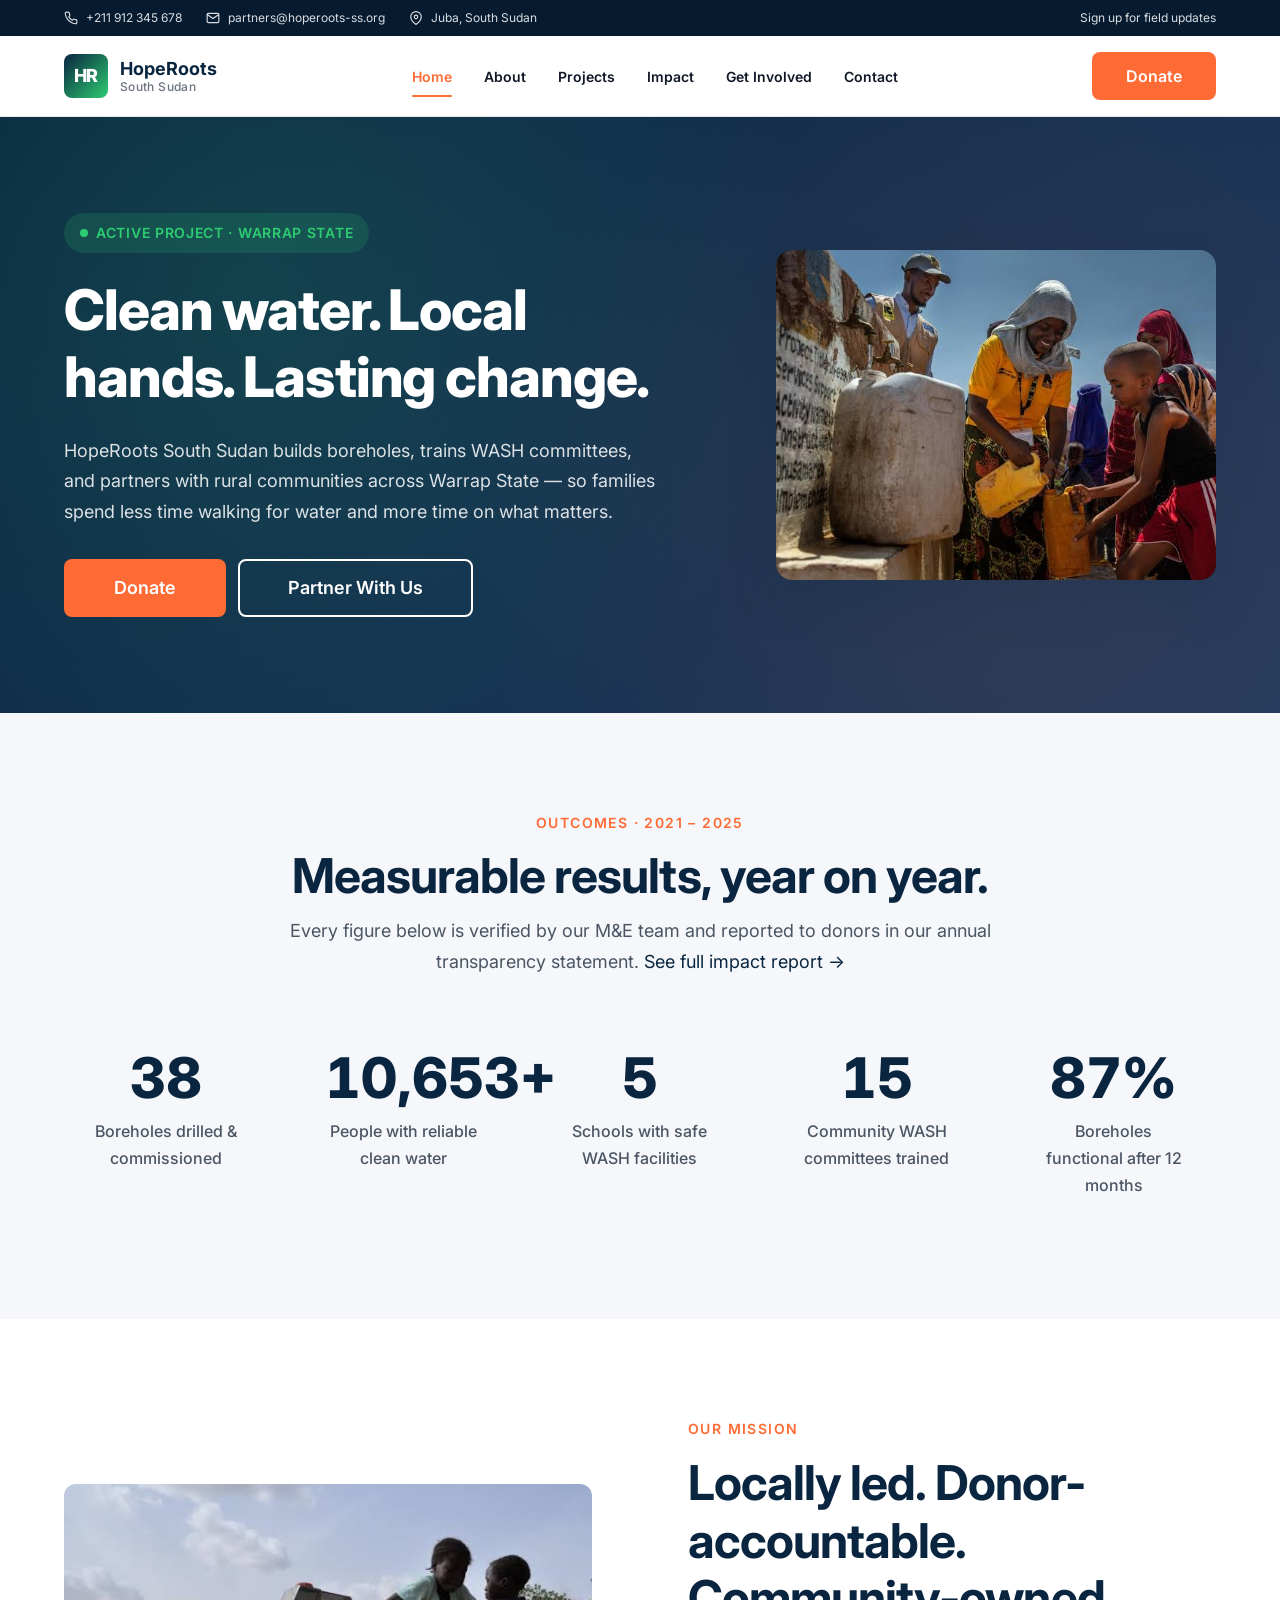
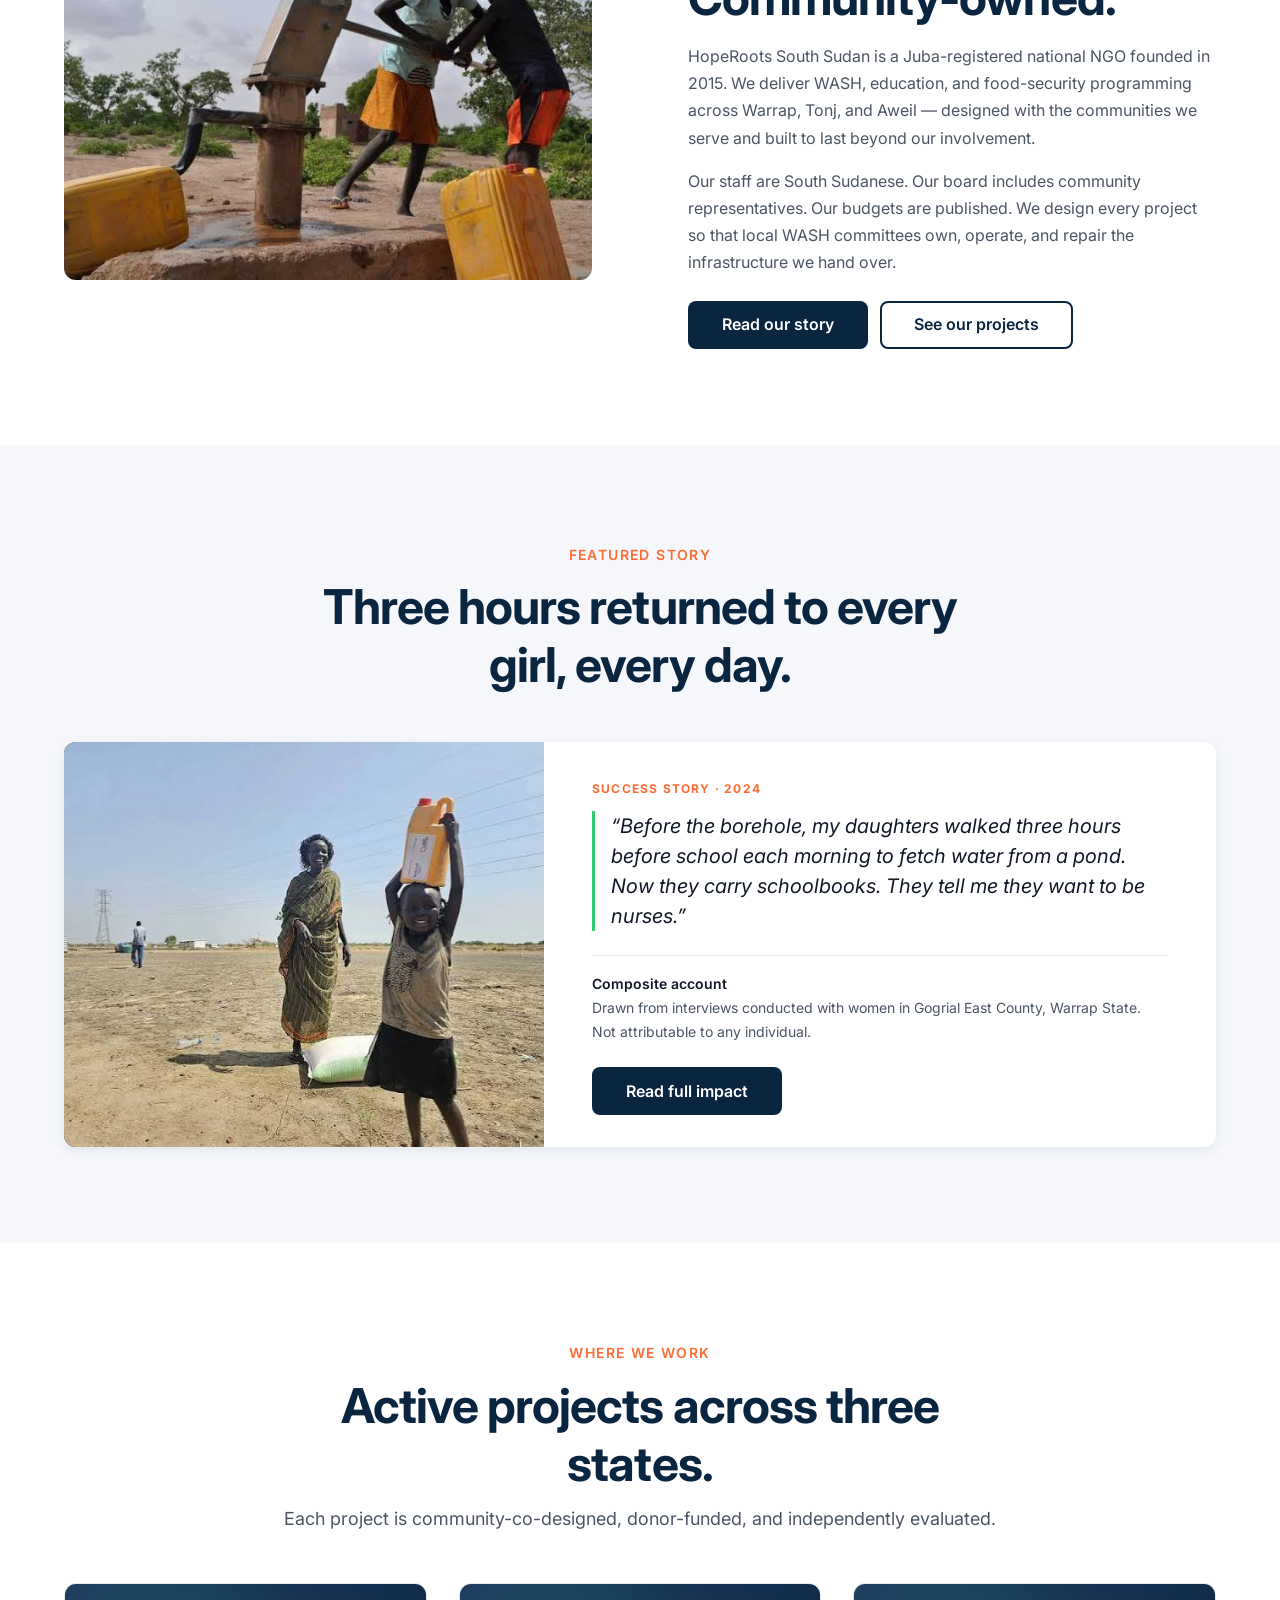
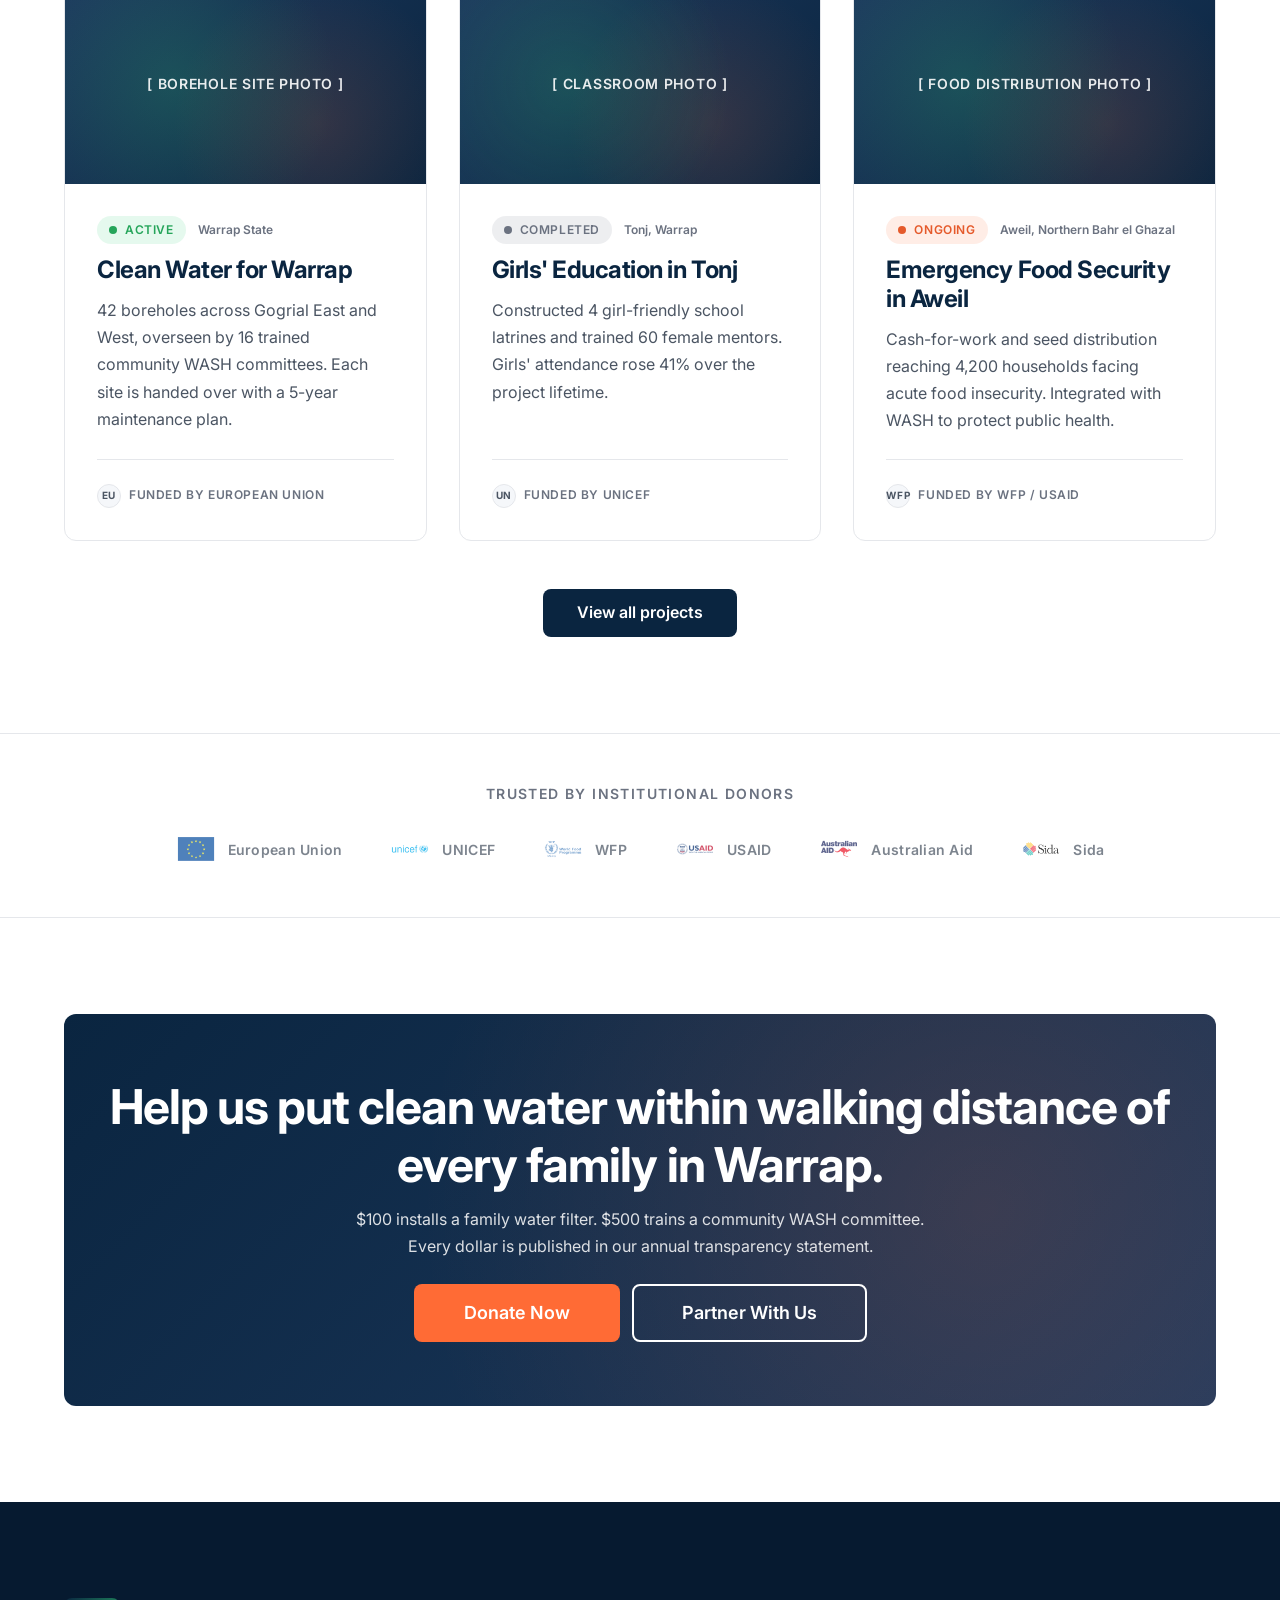
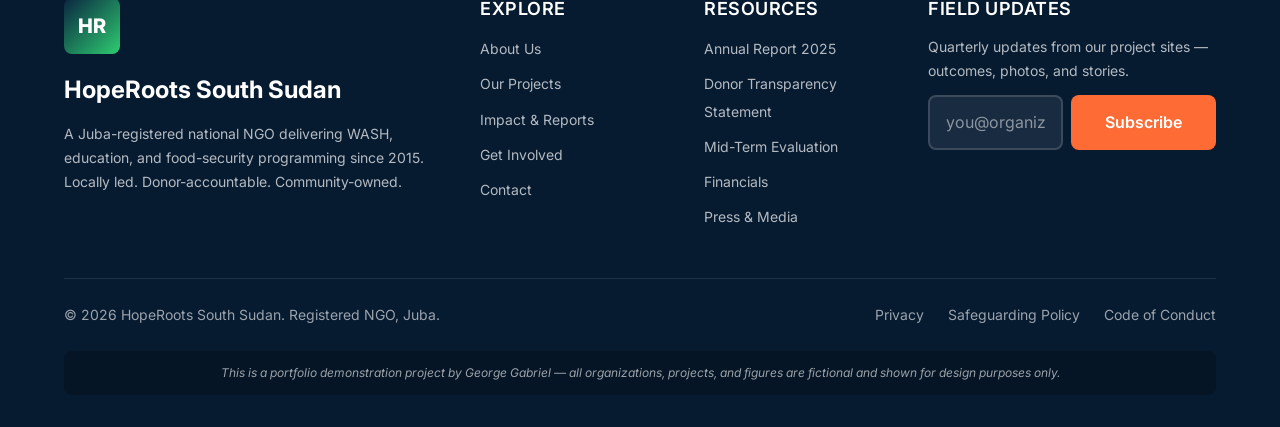
<file: index.html>
<!DOCTYPE html>
<html lang="en">
<head>
  <meta charset="UTF-8" />
  <meta name="viewport" content="width=device-width, initial-scale=1.0" />
  <meta name="theme-color" content="#0a2540" />
  <title>HopeRoots South Sudan — Clean Water for Warrap</title>
  <meta name="description" content="HopeRoots South Sudan delivers clean water, sanitation, and hygiene (WASH) programs in Warrap State. Locally led, donor-funded, community-owned." />
  <meta name="author" content="HopeRoots South Sudan" />

  <!-- Open Graph / social -->
  <meta property="og:title" content="HopeRoots South Sudan — Clean Water for Warrap" />
  <meta property="og:description" content="Locally led WASH programs delivering measurable outcomes across Warrap, Tonj, and Aweil." />
  <meta property="og:type" content="website" />

  <!-- Favicon (inline SVG, no extra request) -->
  <link rel="icon" type="image/svg+xml" href="data:image/svg+xml,%3Csvg xmlns='http://www.w3.org/2000/svg' viewBox='0 0 64 64'%3E%3Crect width='64' height='64' rx='12' fill='%230a2540'/%3E%3Ctext x='32' y='42' font-family='Inter,sans-serif' font-size='28' font-weight='800' fill='%232ecc71' text-anchor='middle'%3EHR%3C/text%3E%3C/svg%3E" />

  <!-- Fonts — preconnect for perf, then load Inter -->
  <link rel="preconnect" href="https://fonts.googleapis.com" />
  <link rel="preconnect" href="https://fonts.gstatic.com" crossorigin />
  <link href="https://fonts.googleapis.com/css2?family=Inter:wght@400;500;600;700;800&display=swap" rel="stylesheet" />

  <!-- Styles -->
  <link rel="stylesheet" href="css/base.css" />
  <link rel="stylesheet" href="css/layout.css" />
  <link rel="stylesheet" href="css/components.css" />
</head>
<body data-page="home">

  <!-- Accessibility: skip to main content -->
  <a href="#main" class="skip-link">Skip to main content</a>

  <!-- Top utility bar -->
  <div class="utility-bar">
    <div class="container utility-bar__inner">
      <div class="utility-bar__info">
        <span>
          <svg viewBox="0 0 24 24" fill="none" stroke="currentColor" stroke-width="2" aria-hidden="true"><path d="M22 16.92v3a2 2 0 0 1-2.18 2 19.79 19.79 0 0 1-8.63-3.07 19.5 19.5 0 0 1-6-6 19.79 19.79 0 0 1-3.07-8.67A2 2 0 0 1 4.11 2h3a2 2 0 0 1 2 1.72c.13.96.37 1.9.7 2.81a2 2 0 0 1-.45 2.11L8.09 9.91a16 16 0 0 0 6 6l1.27-1.27a2 2 0 0 1 2.11-.45c.91.33 1.85.57 2.81.7A2 2 0 0 1 22 16.92Z"/></svg>
          +211 912 345 678
        </span>
        <span>
          <svg viewBox="0 0 24 24" fill="none" stroke="currentColor" stroke-width="2" aria-hidden="true"><path d="M4 4h16c1.1 0 2 .9 2 2v12c0 1.1-.9 2-2 2H4c-1.1 0-2-.9-2-2V6c0-1.1.9-2 2-2Z"/><path d="m22 6-10 7L2 6"/></svg>
          partners@hoperoots-ss.org
        </span>
        <span>
          <svg viewBox="0 0 24 24" fill="none" stroke="currentColor" stroke-width="2" aria-hidden="true"><path d="M21 10c0 7-9 13-9 13s-9-6-9-13a9 9 0 0 1 18 0Z"/><circle cx="12" cy="10" r="3"/></svg>
          Juba, South Sudan
        </span>
      </div>
      <div>
        <a href="get-involved.html#newsletter">Sign up for field updates</a>
      </div>
    </div>
  </div>

  <!-- Main header / nav -->
  <header class="site-header" role="banner">
    <div class="container">
      <nav class="nav" aria-label="Primary">
        <a href="index.html" class="nav__brand">
          <span class="nav__logo" aria-hidden="true">HR</span>
          <span class="nav__brand-text">
            <span class="nav__brand-name">HopeRoots</span>
            <span class="nav__brand-tag">South Sudan</span>
          </span>
        </a>

        <ul class="nav__menu">
          <li><a href="index.html" class="nav__link is-active">Home</a></li>
          <li><a href="about.html" class="nav__link">About</a></li>
          <li><a href="projects.html" class="nav__link">Projects</a></li>
          <li><a href="impact.html" class="nav__link">Impact</a></li>
          <li><a href="get-involved.html" class="nav__link">Get Involved</a></li>
          <li><a href="contact.html" class="nav__link">Contact</a></li>
        </ul>

        <a href="get-involved.html" class="btn btn--primary nav__cta">Donate</a>

        <button class="nav__toggle" aria-label="Open menu" aria-expanded="false" aria-controls="mobile-menu">
          <svg viewBox="0 0 24 24" fill="none" stroke="currentColor" stroke-width="2" aria-hidden="true"><line x1="3" y1="6" x2="21" y2="6"/><line x1="3" y1="12" x2="21" y2="12"/><line x1="3" y1="18" x2="21" y2="18"/></svg>
        </button>
      </nav>
    </div>
  </header>

  <!-- Mobile menu drawer -->
  <div class="mobile-menu" id="mobile-menu" role="dialog" aria-modal="true" aria-label="Menu">
    <div class="mobile-menu__panel">
      <div class="mobile-menu__header">
        <a href="index.html" class="nav__brand">
          <span class="nav__logo" aria-hidden="true">HR</span>
          <span class="nav__brand-text">
            <span class="nav__brand-name">HopeRoots</span>
            <span class="nav__brand-tag">South Sudan</span>
          </span>
        </a>
        <button class="mobile-menu__close" aria-label="Close menu">
          <svg viewBox="0 0 24 24" fill="none" stroke="currentColor" stroke-width="2" aria-hidden="true"><line x1="18" y1="6" x2="6" y2="18"/><line x1="6" y1="6" x2="18" y2="18"/></svg>
        </button>
      </div>
      <ul class="mobile-menu__nav">
        <li><a href="index.html" class="mobile-menu__link is-active">Home</a></li>
        <li><a href="about.html" class="mobile-menu__link">About Us</a></li>
        <li><a href="projects.html" class="mobile-menu__link">Our Projects</a></li>
        <li><a href="impact.html" class="mobile-menu__link">Impact &amp; Reports</a></li>
        <li><a href="get-involved.html" class="mobile-menu__link">Get Involved</a></li>
        <li><a href="contact.html" class="mobile-menu__link">Contact</a></li>
      </ul>
      <div class="mobile-menu__cta">
        <a href="get-involved.html" class="btn btn--primary btn--full btn--large">Donate Now</a>
      </div>
    </div>
  </div>

  <main id="main">

    <!-- Hero -->
    <section class="hero" aria-labelledby="hero-title">
      <div class="container">
        <div class="hero__inner">
          <div class="hero__content">
            <span class="hero__eyebrow">Active Project · Warrap State</span>
            <h1 id="hero-title" class="hero__title">Clean water. Local hands. Lasting change.</h1>
            <p class="hero__lead">
              HopeRoots South Sudan builds boreholes, trains WASH committees, and partners
              with rural communities across Warrap State — so families spend less time walking
              for water and more time on what matters.
            </p>
            <div class="hero__cta">
              <a href="get-involved.html" class="btn btn--primary btn--large">Donate</a>
              <a href="contact.html" class="btn btn--ghost-light btn--large">Partner With Us</a>
            </div>
          </div>
          <div class="hero__visual">
            <img src="images/WASH Committee.jpg" alt="WASH staff and community members collecting treated water at a protected borehole source in Warrap State, South Sudan" width="678" height="452" fetchpriority="high" decoding="async" />
          </div>
        </div>
      </div>
    </section>

    <!-- Stat counters -->
    <section class="section section--alt" aria-labelledby="stats-title">
      <div class="container">
        <div class="section-header">
          <span class="eyebrow">Outcomes · 2021 – 2025</span>
          <h2 id="stats-title">Measurable results, year on year.</h2>
          <p>Every figure below is verified by our M&amp;E team and reported to donors in our
            annual transparency statement. <a href="impact.html">See full impact report →</a></p>
        </div>

        <div class="stats">
          <div class="stat">
            <span class="stat__number" data-target="42" data-suffix="">0</span>
            <span class="stat__label">Boreholes drilled &amp; commissioned</span>
          </div>
          <div class="stat">
            <span class="stat__number" data-target="11722" data-suffix="+">0</span>
            <span class="stat__label">People with reliable clean water</span>
          </div>
          <div class="stat">
            <span class="stat__number" data-target="6" data-suffix="">0</span>
            <span class="stat__label">Schools with safe WASH facilities</span>
          </div>
          <div class="stat">
            <span class="stat__number" data-target="16" data-suffix="">0</span>
            <span class="stat__label">Community WASH committees trained</span>
          </div>
          <div class="stat">
            <span class="stat__number" data-target="96" data-suffix="%">0</span>
            <span class="stat__label">Boreholes functional after 12 months</span>
          </div>
        </div>
      </div>
    </section>

    <!-- Mission / About preview -->
    <section class="section" aria-labelledby="mission-title">
      <div class="container">
        <div class="two-col">
          <div class="two-col__visual two-col__visual--photo">
            <img src="images/Community water poin.jpg" alt="Two children drawing water from a newly installed handpump at a community water point in Tonj South, Warrap State" width="680" height="451" loading="lazy" decoding="async" />
          </div>
          <div class="two-col__content">
            <span class="eyebrow" style="color: var(--color-accent-orange); font-weight: 600; letter-spacing: 0.1em; text-transform: uppercase; font-size: var(--fs-sm);">Our Mission</span>
            <h2 id="mission-title" style="margin-top: var(--space-3);">Locally led. Donor-accountable. Community-owned.</h2>
            <p>
              HopeRoots South Sudan is a Juba-registered national NGO founded in 2015. We
              deliver WASH, education, and food-security programming across Warrap, Tonj, and
              Aweil — designed with the communities we serve and built to last beyond our
              involvement.
            </p>
            <p>
              Our staff are South Sudanese. Our board includes community representatives.
              Our budgets are published. We design every project so that local WASH committees
              own, operate, and repair the infrastructure we hand over.
            </p>
            <div class="btn-group">
              <a href="about.html" class="btn btn--secondary">Read our story</a>
              <a href="projects.html" class="btn btn--ghost">See our projects</a>
            </div>
          </div>
        </div>
      </div>
    </section>

    <!-- Featured success story -->
    <section class="section section--alt" aria-labelledby="story-title">
      <div class="container">
        <div class="section-header">
          <span class="eyebrow">Featured Story</span>
          <h2 id="story-title">Three hours returned to every girl, every day.</h2>
        </div>

        <article class="story-card">
          <div class="story-card__visual story-card__visual--photo">
            <img src="images/Food distribution SSD.jpg" alt="A woman and child carrying a water container and supplies home, South Sudan" width="638" height="480" loading="lazy" decoding="async" />
          </div>
          <div class="story-card__body">
            <span class="story-card__label">Success Story · 2024</span>
            <blockquote class="story-card__quote">
              &ldquo;Before the borehole, my daughters walked three hours before school each
              morning to fetch water from a pond. Now they carry schoolbooks. They tell me
              they want to be nurses.&rdquo;
            </blockquote>
            <div class="story-card__attribution">
              <strong>Composite account</strong>
              Drawn from interviews conducted with women in Gogrial East County,
              Warrap State. Not attributable to any individual.
            </div>
            <div class="btn-group" style="margin-top: var(--space-5);">
              <a href="impact.html" class="btn btn--secondary">Read full impact</a>
            </div>
          </div>
        </article>
      </div>
    </section>

    <!-- Featured projects preview -->
    <section class="section" aria-labelledby="projects-preview-title">
      <div class="container">
        <div class="section-header">
          <span class="eyebrow">Where We Work</span>
          <h2 id="projects-preview-title">Active projects across three states.</h2>
          <p>Each project is community-co-designed, donor-funded, and independently evaluated.</p>
        </div>

        <div class="grid grid--3">
          <article class="project-card">
            <div class="project-card__image" aria-hidden="true">
              <span class="project-card__image-text">[ Borehole site photo ]</span>
            </div>
            <div class="project-card__body">
              <div class="project-card__meta">
                <span class="badge badge--active">Active</span>
                <span style="font-size: var(--fs-xs); color: var(--color-text-light); font-weight: 600;">Warrap State</span>
              </div>
              <h3 class="project-card__title">Clean Water for Warrap</h3>
              <p class="project-card__desc">
                42 boreholes across Gogrial East and West, overseen by 16 trained
                community WASH committees. Each site is handed over with a 5-year
                maintenance plan.
              </p>
              <div class="project-card__footer funding-line">
                <span class="funding-line__mark">EU</span>
                <span>Funded by European Union</span>
              </div>
            </div>
          </article>

          <article class="project-card">
            <div class="project-card__image" aria-hidden="true">
              <span class="project-card__image-text">[ Classroom photo ]</span>
            </div>
            <div class="project-card__body">
              <div class="project-card__meta">
                <span class="badge badge--completed">Completed</span>
                <span style="font-size: var(--fs-xs); color: var(--color-text-light); font-weight: 600;">Tonj, Warrap</span>
              </div>
              <h3 class="project-card__title">Girls' Education in Tonj</h3>
              <p class="project-card__desc">
                Constructed 4 girl-friendly school latrines and trained 60 female mentors.
                Girls' attendance rose 41% over the project lifetime.
              </p>
              <div class="project-card__footer funding-line">
                <span class="funding-line__mark">UN</span>
                <span>Funded by UNICEF</span>
              </div>
            </div>
          </article>

          <article class="project-card">
            <div class="project-card__image" aria-hidden="true">
              <span class="project-card__image-text">[ Food distribution photo ]</span>
            </div>
            <div class="project-card__body">
              <div class="project-card__meta">
                <span class="badge badge--ongoing">Ongoing</span>
                <span style="font-size: var(--fs-xs); color: var(--color-text-light); font-weight: 600;">Aweil, Northern Bahr el Ghazal</span>
              </div>
              <h3 class="project-card__title">Emergency Food Security in Aweil</h3>
              <p class="project-card__desc">
                Cash-for-work and seed distribution reaching 4,200 households facing acute
                food insecurity. Integrated with WASH to protect public health.
              </p>
              <div class="project-card__footer funding-line">
                <span class="funding-line__mark">WFP</span>
                <span>Funded by WFP / USAID</span>
              </div>
            </div>
          </article>
        </div>

        <div class="text-center" style="margin-top: var(--space-7);">
          <a href="projects.html" class="btn btn--secondary">View all projects</a>
        </div>
      </div>
    </section>

    <!-- Partner logos strip -->
    <div class="partners">
      <div class="container">
        <div class="partners__label">Trusted by institutional donors</div>
        <div class="partners__logos">
          <span class="partner-logo">
            <img src="images/european-union-logo-png.png" alt="European Union" width="600" height="600" loading="lazy" decoding="async" />
            <span class="partner-logo__name">European Union</span>
          </span>
          <span class="partner-logo">
            <img src="images/unicef-logo-png.png" alt="UNICEF" width="600" height="600" loading="lazy" decoding="async" />
            <span class="partner-logo__name">UNICEF</span>
          </span>
          <span class="partner-logo">
            <img src="images/wfp-world-food-programme-logo-png.png" alt="World Food Programme (WFP)" width="600" height="600" loading="lazy" decoding="async" />
            <span class="partner-logo__name">WFP</span>
          </span>
          <span class="partner-logo">
            <img src="images/usaid-united-states-agency-for-international-logo-png.png" alt="United States Agency for International Development (USAID)" width="320" height="320" loading="lazy" decoding="async" />
            <span class="partner-logo__name">USAID</span>
          </span>
          <span class="partner-logo">
            <img src="images/australian-aid-logo-png.png" alt="Australian Aid" width="320" height="320" loading="lazy" decoding="async" />
            <span class="partner-logo__name">Australian Aid</span>
          </span>
          <span class="partner-logo">
            <img src="images/sida-logo-png.png" alt="Sida" width="600" height="600" loading="lazy" decoding="async" />
            <span class="partner-logo__name">Sida</span>
          </span>
        </div>
      </div>
    </div>

    <!-- CTA banner -->
    <section class="section">
      <div class="container">
        <div class="cta-banner">
          <h2>Help us put clean water within walking distance of every family in Warrap.</h2>
          <p>
            $100 installs a family water filter. $500 trains a community WASH committee.
            Every dollar is published in our annual transparency statement.
          </p>
          <div class="btn-group" style="justify-content: center;">
            <a href="get-involved.html" class="btn btn--primary btn--large">Donate Now</a>
            <a href="contact.html" class="btn btn--ghost-light btn--large">Partner With Us</a>
          </div>
        </div>
      </div>
    </section>

  </main>

  <!-- Footer -->
  <footer class="site-footer" role="contentinfo">
    <div class="container">
      <div class="footer-grid">
        <div class="footer-brand">
          <div class="footer-brand__logo" aria-hidden="true">HR</div>
          <div class="footer-brand__name">HopeRoots South Sudan</div>
          <p class="footer-brand__desc">
            A Juba-registered national NGO delivering WASH, education, and food-security
            programming since 2015. Locally led. Donor-accountable. Community-owned.
          </p>
        </div>

        <div>
          <h4>Explore</h4>
          <ul class="footer-links">
            <li><a href="about.html">About Us</a></li>
            <li><a href="projects.html">Our Projects</a></li>
            <li><a href="impact.html">Impact &amp; Reports</a></li>
            <li><a href="get-involved.html">Get Involved</a></li>
            <li><a href="contact.html">Contact</a></li>
          </ul>
        </div>

        <div>
          <h4>Resources</h4>
          <ul class="footer-links">
            <li><a href="impact.html#reports">Annual Report 2025</a></li>
            <li><a href="impact.html#reports">Donor Transparency Statement</a></li>
            <li><a href="impact.html#reports">Mid-Term Evaluation</a></li>
            <li><a href="impact.html#financials">Financials</a></li>
            <li><a href="contact.html#press">Press &amp; Media</a></li>
          </ul>
        </div>

        <div class="footer-newsletter" id="newsletter">
          <h4>Field Updates</h4>
          <p>Quarterly updates from our project sites — outcomes, photos, and stories.</p>
          <form class="newsletter-form" data-validate data-success-message="Thank you for subscribing. Watch your inbox for our next quarterly update.">
            <label for="footer-email" class="sr-only">Email address</label>
            <input id="footer-email" class="form-input" type="email" name="email" placeholder="you@organization.org" required />
            <button type="submit" class="btn btn--primary">Subscribe</button>
          </form>
          <div class="form-success" role="status" aria-live="polite"></div>
        </div>
      </div>

      <div class="footer-bottom">
        <div>
          © <span data-year>2025</span> HopeRoots South Sudan. Registered NGO, Juba.
        </div>
        <div class="footer-bottom__credits">
          <a href="#">Privacy</a>
          <a href="#">Safeguarding Policy</a>
          <a href="#">Code of Conduct</a>
        </div>
      </div>

      <div class="footer-disclaimer">
        This is a portfolio demonstration project by George Gabriel — all organizations,
        projects, and figures are fictional and shown for design purposes only.
      </div>
    </div>
  </footer>

  <script src="js/main.js"></script>
</body>
</html>
</file>
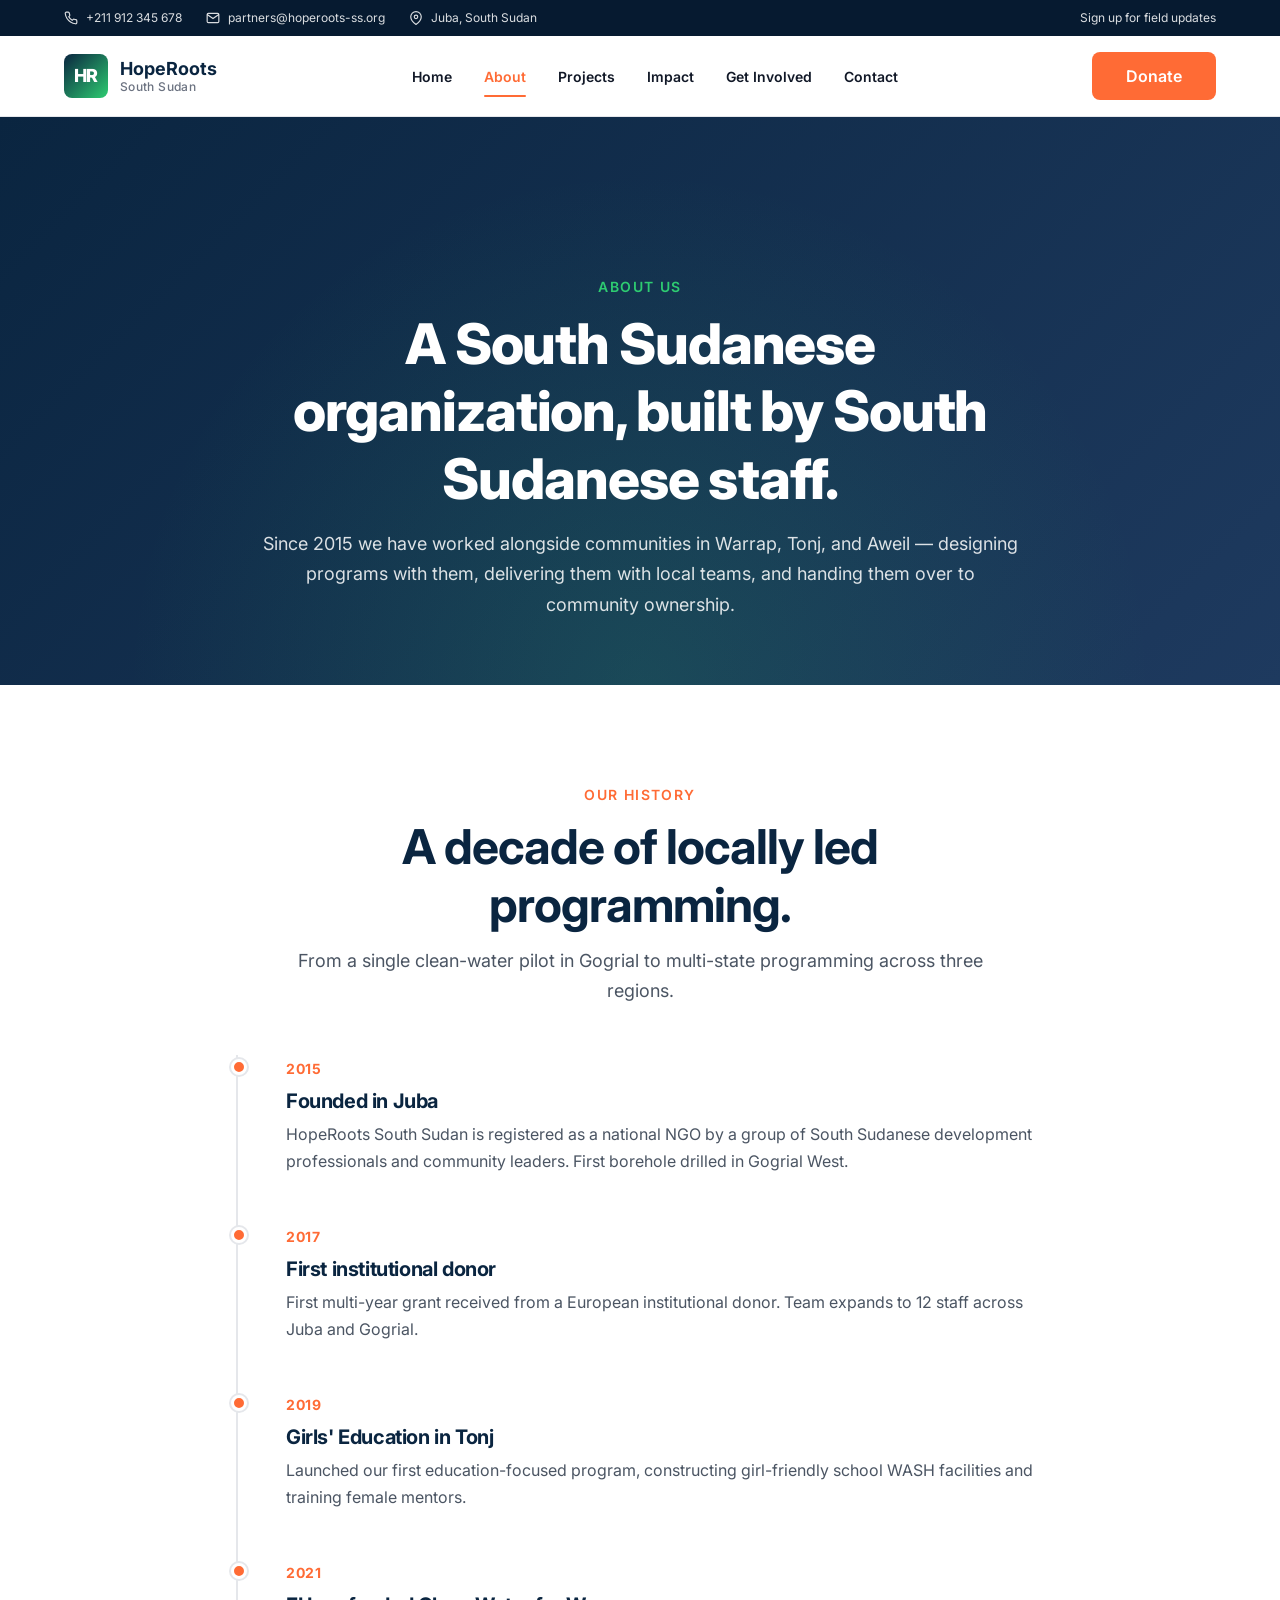
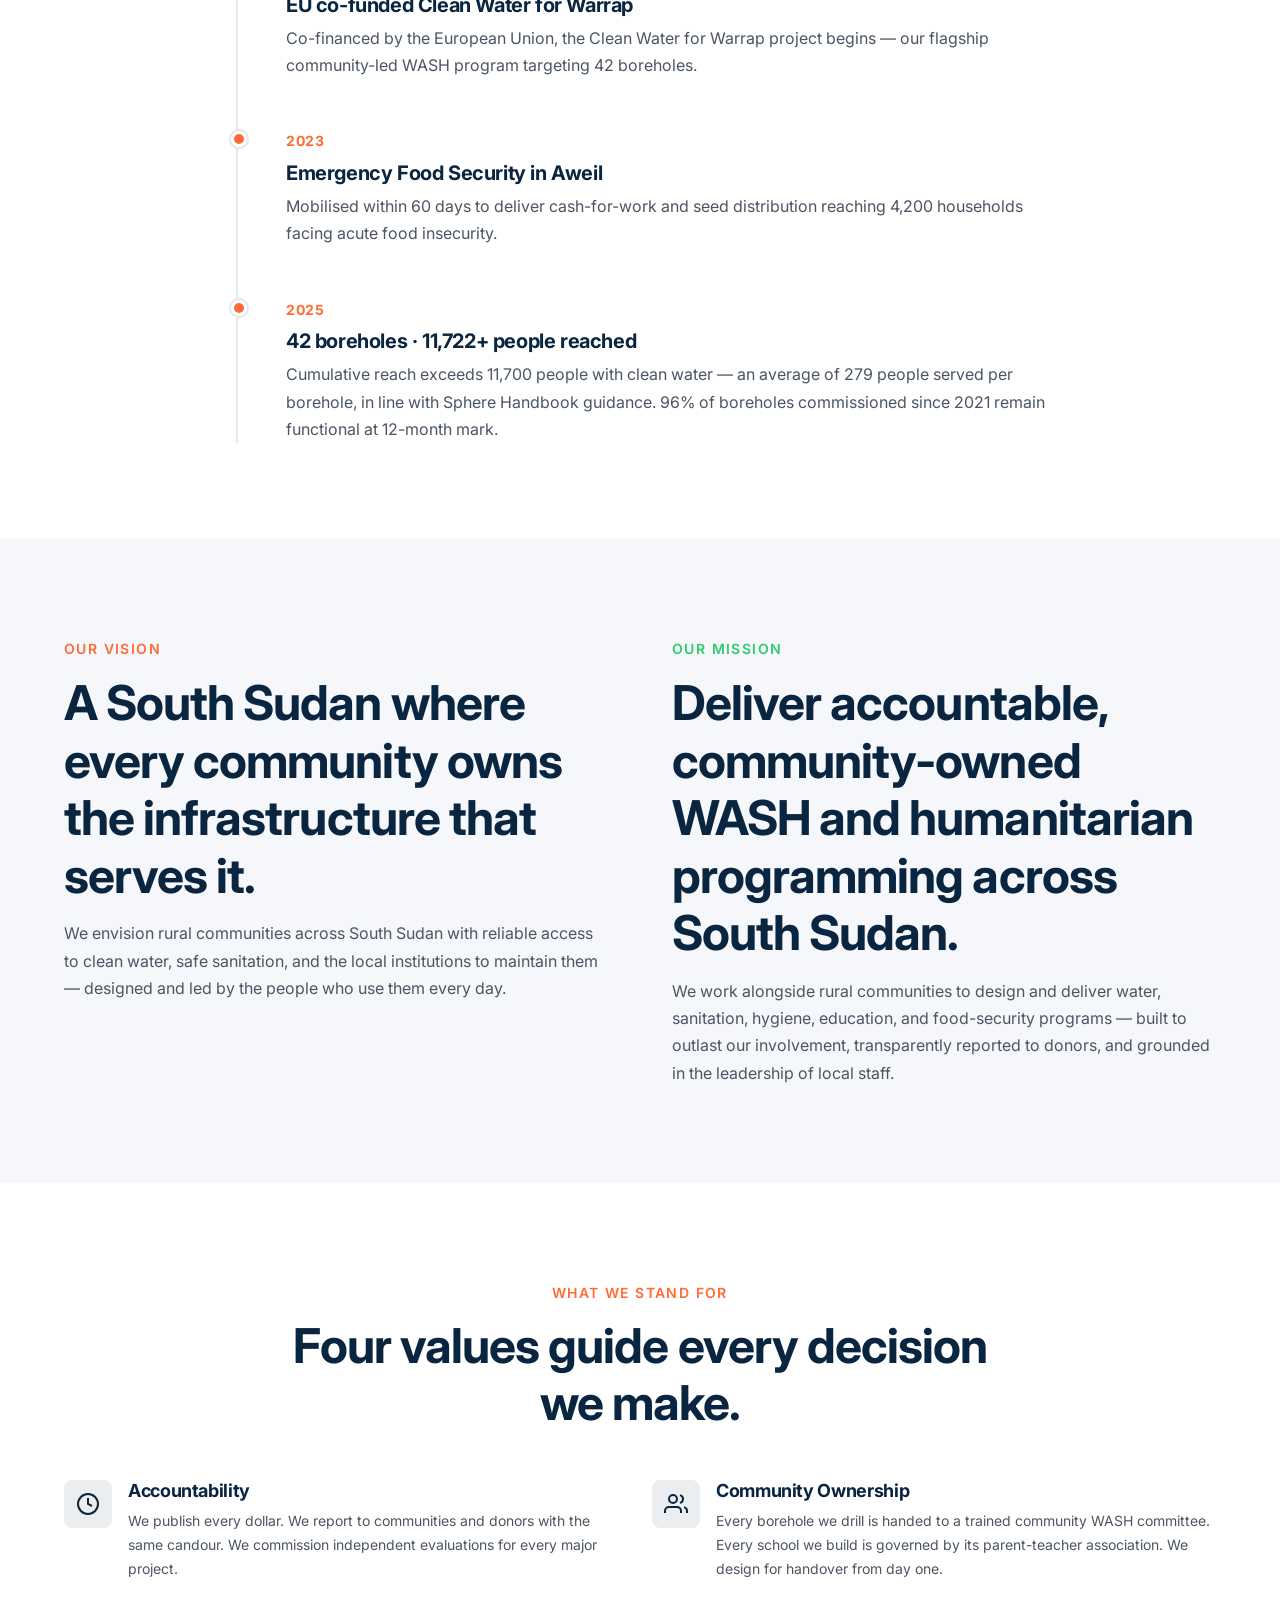
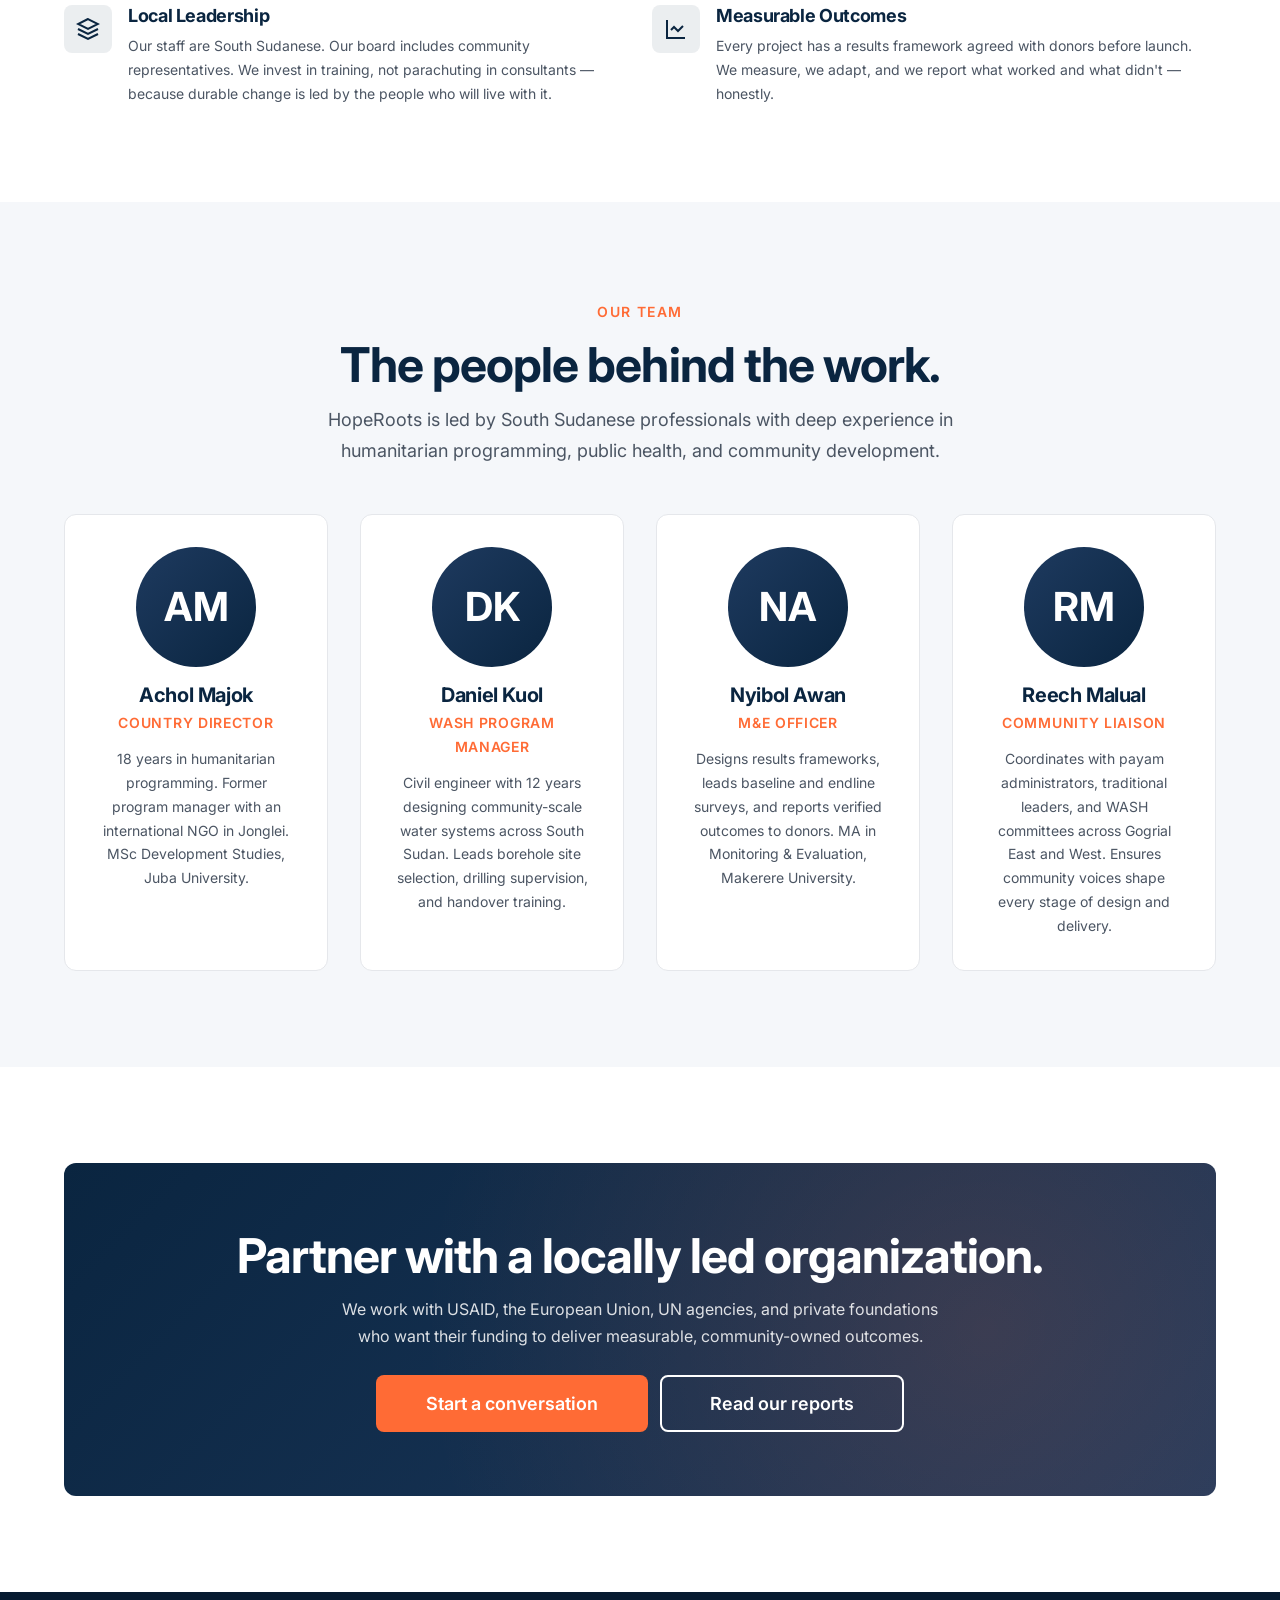
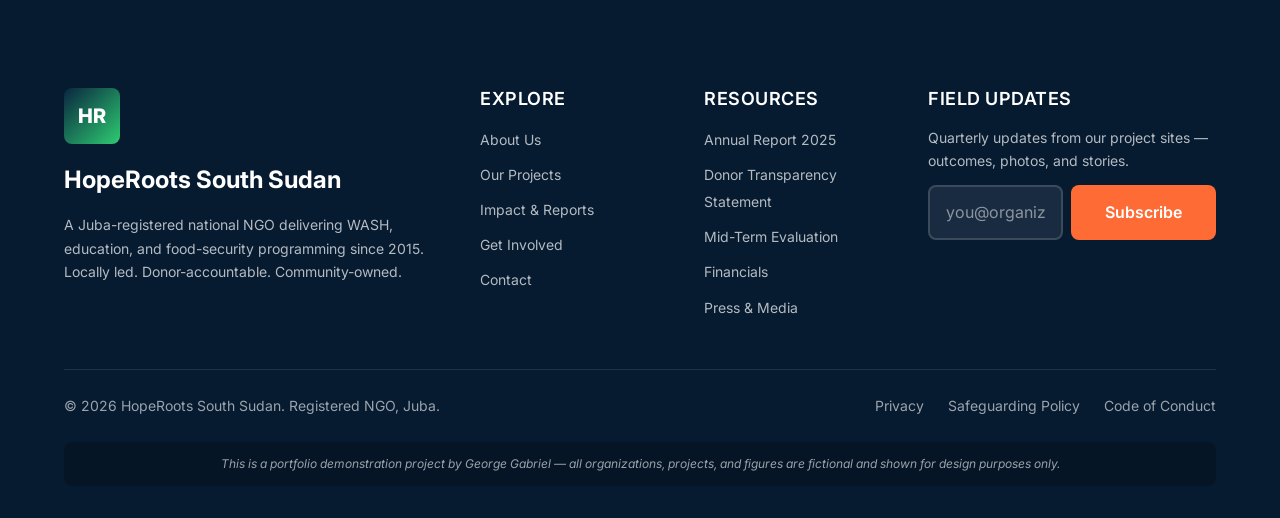
<file: about.html>
<!DOCTYPE html>
<html lang="en">
<head>
  <meta charset="UTF-8" />
  <meta name="viewport" content="width=device-width, initial-scale=1.0" />
  <meta name="theme-color" content="#0a2540" />
  <title>About Us — HopeRoots South Sudan</title>
  <meta name="description" content="Founded in 2015, HopeRoots South Sudan is a locally led NGO delivering WASH, education, and food-security programs across Warrap, Tonj, and Aweil." />

  <link rel="icon" type="image/svg+xml" href="data:image/svg+xml,%3Csvg xmlns='http://www.w3.org/2000/svg' viewBox='0 0 64 64'%3E%3Crect width='64' height='64' rx='12' fill='%230a2540'/%3E%3Ctext x='32' y='42' font-family='Inter,sans-serif' font-size='28' font-weight='800' fill='%232ecc71' text-anchor='middle'%3EHR%3C/text%3E%3C/svg%3E" />

  <link rel="preconnect" href="https://fonts.googleapis.com" />
  <link rel="preconnect" href="https://fonts.gstatic.com" crossorigin />
  <link href="https://fonts.googleapis.com/css2?family=Inter:wght@400;500;600;700;800&display=swap" rel="stylesheet" />

  <link rel="stylesheet" href="css/base.css" />
  <link rel="stylesheet" href="css/layout.css" />
  <link rel="stylesheet" href="css/components.css" />
</head>
<body data-page="about">

  <a href="#main" class="skip-link">Skip to main content</a>

  <!-- Utility bar -->
  <div class="utility-bar">
    <div class="container utility-bar__inner">
      <div class="utility-bar__info">
        <span>
          <svg viewBox="0 0 24 24" fill="none" stroke="currentColor" stroke-width="2" aria-hidden="true"><path d="M22 16.92v3a2 2 0 0 1-2.18 2 19.79 19.79 0 0 1-8.63-3.07 19.5 19.5 0 0 1-6-6 19.79 19.79 0 0 1-3.07-8.67A2 2 0 0 1 4.11 2h3a2 2 0 0 1 2 1.72c.13.96.37 1.9.7 2.81a2 2 0 0 1-.45 2.11L8.09 9.91a16 16 0 0 0 6 6l1.27-1.27a2 2 0 0 1 2.11-.45c.91.33 1.85.57 2.81.7A2 2 0 0 1 22 16.92Z"/></svg>
          +211 912 345 678
        </span>
        <span>
          <svg viewBox="0 0 24 24" fill="none" stroke="currentColor" stroke-width="2" aria-hidden="true"><path d="M4 4h16c1.1 0 2 .9 2 2v12c0 1.1-.9 2-2 2H4c-1.1 0-2-.9-2-2V6c0-1.1.9-2 2-2Z"/><path d="m22 6-10 7L2 6"/></svg>
          partners@hoperoots-ss.org
        </span>
        <span>
          <svg viewBox="0 0 24 24" fill="none" stroke="currentColor" stroke-width="2" aria-hidden="true"><path d="M21 10c0 7-9 13-9 13s-9-6-9-13a9 9 0 0 1 18 0Z"/><circle cx="12" cy="10" r="3"/></svg>
          Juba, South Sudan
        </span>
      </div>
      <div><a href="get-involved.html#newsletter">Sign up for field updates</a></div>
    </div>
  </div>

  <!-- Header / nav -->
  <header class="site-header" role="banner">
    <div class="container">
      <nav class="nav" aria-label="Primary">
        <a href="index.html" class="nav__brand">
          <span class="nav__logo" aria-hidden="true">HR</span>
          <span class="nav__brand-text">
            <span class="nav__brand-name">HopeRoots</span>
            <span class="nav__brand-tag">South Sudan</span>
          </span>
        </a>
        <ul class="nav__menu">
          <li><a href="index.html" class="nav__link">Home</a></li>
          <li><a href="about.html" class="nav__link is-active">About</a></li>
          <li><a href="projects.html" class="nav__link">Projects</a></li>
          <li><a href="impact.html" class="nav__link">Impact</a></li>
          <li><a href="get-involved.html" class="nav__link">Get Involved</a></li>
          <li><a href="contact.html" class="nav__link">Contact</a></li>
        </ul>
        <a href="get-involved.html" class="btn btn--primary nav__cta">Donate</a>
        <button class="nav__toggle" aria-label="Open menu" aria-expanded="false" aria-controls="mobile-menu">
          <svg viewBox="0 0 24 24" fill="none" stroke="currentColor" stroke-width="2" aria-hidden="true"><line x1="3" y1="6" x2="21" y2="6"/><line x1="3" y1="12" x2="21" y2="12"/><line x1="3" y1="18" x2="21" y2="18"/></svg>
        </button>
      </nav>
    </div>
  </header>

  <!-- Mobile menu -->
  <div class="mobile-menu" id="mobile-menu" role="dialog" aria-modal="true" aria-label="Menu">
    <div class="mobile-menu__panel">
      <div class="mobile-menu__header">
        <a href="index.html" class="nav__brand">
          <span class="nav__logo" aria-hidden="true">HR</span>
          <span class="nav__brand-text">
            <span class="nav__brand-name">HopeRoots</span>
            <span class="nav__brand-tag">South Sudan</span>
          </span>
        </a>
        <button class="mobile-menu__close" aria-label="Close menu">
          <svg viewBox="0 0 24 24" fill="none" stroke="currentColor" stroke-width="2" aria-hidden="true"><line x1="18" y1="6" x2="6" y2="18"/><line x1="6" y1="6" x2="18" y2="18"/></svg>
        </button>
      </div>
      <ul class="mobile-menu__nav">
        <li><a href="index.html" class="mobile-menu__link">Home</a></li>
        <li><a href="about.html" class="mobile-menu__link is-active">About Us</a></li>
        <li><a href="projects.html" class="mobile-menu__link">Our Projects</a></li>
        <li><a href="impact.html" class="mobile-menu__link">Impact &amp; Reports</a></li>
        <li><a href="get-involved.html" class="mobile-menu__link">Get Involved</a></li>
        <li><a href="contact.html" class="mobile-menu__link">Contact</a></li>
      </ul>
      <div class="mobile-menu__cta">
        <a href="get-involved.html" class="btn btn--primary btn--full btn--large">Donate Now</a>
      </div>
    </div>
  </div>

  <main id="main">

    <!-- Page header -->
    <section class="page-header" aria-labelledby="page-title">
      <div class="container">
        <div class="page-header__inner">
          <span class="page-header__eyebrow">About Us</span>
          <h1 id="page-title" class="page-header__title">A South Sudanese organization, built by South Sudanese staff.</h1>
          <p class="page-header__lead">
            Since 2015 we have worked alongside communities in Warrap, Tonj, and Aweil —
            designing programs with them, delivering them with local teams, and handing them
            over to community ownership.
          </p>
        </div>
      </div>
    </section>

    <!-- History / timeline -->
    <section class="section" aria-labelledby="history-title">
      <div class="container container--narrow">
        <div class="section-header">
          <span class="eyebrow">Our History</span>
          <h2 id="history-title">A decade of locally led programming.</h2>
          <p>From a single clean-water pilot in Gogrial to multi-state programming across three regions.</p>
        </div>

        <div class="timeline">
          <div class="timeline__item">
            <span class="timeline__year">2015</span>
            <h3 class="timeline__title">Founded in Juba</h3>
            <p class="timeline__desc">
              HopeRoots South Sudan is registered as a national NGO by a group of South
              Sudanese development professionals and community leaders. First borehole drilled
              in Gogrial West.
            </p>
          </div>

          <div class="timeline__item">
            <span class="timeline__year">2017</span>
            <h3 class="timeline__title">First institutional donor</h3>
            <p class="timeline__desc">
              First multi-year grant received from a European institutional donor. Team
              expands to 12 staff across Juba and Gogrial.
            </p>
          </div>

          <div class="timeline__item">
            <span class="timeline__year">2019</span>
            <h3 class="timeline__title">Girls' Education in Tonj</h3>
            <p class="timeline__desc">
              Launched our first education-focused program, constructing girl-friendly school
              WASH facilities and training female mentors.
            </p>
          </div>

          <div class="timeline__item">
            <span class="timeline__year">2021</span>
            <h3 class="timeline__title">EU co-funded Clean Water for Warrap</h3>
            <p class="timeline__desc">
              Co-financed by the European Union, the Clean Water for Warrap project begins —
              our flagship community-led WASH program targeting 42 boreholes.
            </p>
          </div>

          <div class="timeline__item">
            <span class="timeline__year">2023</span>
            <h3 class="timeline__title">Emergency Food Security in Aweil</h3>
            <p class="timeline__desc">
              Mobilised within 60 days to deliver cash-for-work and seed distribution
              reaching 4,200 households facing acute food insecurity.
            </p>
          </div>

          <div class="timeline__item">
            <span class="timeline__year">2025</span>
            <h3 class="timeline__title">42 boreholes · 11,722+ people reached</h3>
            <p class="timeline__desc">
              Cumulative reach exceeds 11,700 people with clean water — an average of 279
              people served per borehole, in line with Sphere Handbook guidance. 96% of
              boreholes commissioned since 2021 remain functional at 12-month mark.
            </p>
          </div>
        </div>
      </div>
    </section>

    <!-- Vision / Mission -->
    <section class="section section--alt" aria-labelledby="vision-title">
      <div class="container">
        <div class="grid grid--2" style="gap: var(--space-8);">
          <div>
            <span class="eyebrow" style="color: var(--color-accent-orange); font-weight: 600; letter-spacing: 0.1em; text-transform: uppercase; font-size: var(--fs-sm);">Our Vision</span>
            <h2 id="vision-title" style="margin-top: var(--space-3);">
              A South Sudan where every community owns the infrastructure that serves it.
            </h2>
            <p style="margin-top: var(--space-4);">
              We envision rural communities across South Sudan with reliable access to clean
              water, safe sanitation, and the local institutions to maintain them — designed
              and led by the people who use them every day.
            </p>
          </div>

          <div>
            <span class="eyebrow" style="color: var(--color-accent-green); font-weight: 600; letter-spacing: 0.1em; text-transform: uppercase; font-size: var(--fs-sm);">Our Mission</span>
            <h2 style="margin-top: var(--space-3);">
              Deliver accountable, community-owned WASH and humanitarian programming across South Sudan.
            </h2>
            <p style="margin-top: var(--space-4);">
              We work alongside rural communities to design and deliver water, sanitation,
              hygiene, education, and food-security programs — built to outlast our
              involvement, transparently reported to donors, and grounded in the leadership
              of local staff.
            </p>
          </div>
        </div>
      </div>
    </section>

    <!-- Values -->
    <section class="section" aria-labelledby="values-title">
      <div class="container">
        <div class="section-header">
          <span class="eyebrow">What We Stand For</span>
          <h2 id="values-title">Four values guide every decision we make.</h2>
        </div>

        <div class="value-list">
          <div class="value-item">
            <div class="value-item__icon" aria-hidden="true">
              <svg viewBox="0 0 24 24" fill="none" stroke="currentColor" stroke-width="2"><circle cx="12" cy="12" r="10"/><path d="M12 6v6l4 2"/></svg>
            </div>
            <div>
              <h3 class="value-item__title">Accountability</h3>
              <p class="value-item__desc">
                We publish every dollar. We report to communities and donors with the same
                candour. We commission independent evaluations for every major project.
              </p>
            </div>
          </div>

          <div class="value-item">
            <div class="value-item__icon" aria-hidden="true">
              <svg viewBox="0 0 24 24" fill="none" stroke="currentColor" stroke-width="2"><path d="M17 21v-2a4 4 0 0 0-4-4H5a4 4 0 0 0-4 4v2"/><circle cx="9" cy="7" r="4"/><path d="M23 21v-2a4 4 0 0 0-3-3.87"/><path d="M16 3.13a4 4 0 0 1 0 7.75"/></svg>
            </div>
            <div>
              <h3 class="value-item__title">Community Ownership</h3>
              <p class="value-item__desc">
                Every borehole we drill is handed to a trained community WASH committee.
                Every school we build is governed by its parent-teacher association. We design
                for handover from day one.
              </p>
            </div>
          </div>

          <div class="value-item">
            <div class="value-item__icon" aria-hidden="true">
              <svg viewBox="0 0 24 24" fill="none" stroke="currentColor" stroke-width="2"><path d="M12 2 2 7l10 5 10-5-10-5Z"/><path d="M2 17l10 5 10-5"/><path d="M2 12l10 5 10-5"/></svg>
            </div>
            <div>
              <h3 class="value-item__title">Local Leadership</h3>
              <p class="value-item__desc">
                Our staff are South Sudanese. Our board includes community representatives.
                We invest in training, not parachuting in consultants — because durable
                change is led by the people who will live with it.
              </p>
            </div>
          </div>

          <div class="value-item">
            <div class="value-item__icon" aria-hidden="true">
              <svg viewBox="0 0 24 24" fill="none" stroke="currentColor" stroke-width="2"><path d="M3 3v18h18"/><path d="m19 9-5 5-4-4-3 3"/></svg>
            </div>
            <div>
              <h3 class="value-item__title">Measurable Outcomes</h3>
              <p class="value-item__desc">
                Every project has a results framework agreed with donors before launch. We
                measure, we adapt, and we report what worked and what didn't — honestly.
              </p>
            </div>
          </div>
        </div>
      </div>
    </section>

    <!-- Team -->
    <section class="section section--alt" aria-labelledby="team-title">
      <div class="container">
        <div class="section-header">
          <span class="eyebrow">Our Team</span>
          <h2 id="team-title">The people behind the work.</h2>
          <p>HopeRoots is led by South Sudanese professionals with deep experience in
            humanitarian programming, public health, and community development.</p>
        </div>

        <div class="grid grid--4">
          <article class="team-card">
            <div class="team-card__photo" aria-hidden="true">AM</div>
            <h3 class="team-card__name">Achol Majok</h3>
            <div class="team-card__role">Country Director</div>
            <p class="team-card__bio">
              18 years in humanitarian programming. Former program manager with an
              international NGO in Jonglei. MSc Development Studies, Juba University.
            </p>
          </article>

          <article class="team-card">
            <div class="team-card__photo" aria-hidden="true">DK</div>
            <h3 class="team-card__name">Daniel Kuol</h3>
            <div class="team-card__role">WASH Program Manager</div>
            <p class="team-card__bio">
              Civil engineer with 12 years designing community-scale water systems across
              South Sudan. Leads borehole site selection, drilling supervision, and
              handover training.
            </p>
          </article>

          <article class="team-card">
            <div class="team-card__photo" aria-hidden="true">NA</div>
            <h3 class="team-card__name">Nyibol Awan</h3>
            <div class="team-card__role">M&amp;E Officer</div>
            <p class="team-card__bio">
              Designs results frameworks, leads baseline and endline surveys, and reports
              verified outcomes to donors. MA in Monitoring &amp; Evaluation, Makerere
              University.
            </p>
          </article>

          <article class="team-card">
            <div class="team-card__photo" aria-hidden="true">RM</div>
            <h3 class="team-card__name">Reech Malual</h3>
            <div class="team-card__role">Community Liaison</div>
            <p class="team-card__bio">
              Coordinates with payam administrators, traditional leaders, and WASH
              committees across Gogrial East and West. Ensures community voices shape
              every stage of design and delivery.
            </p>
          </article>
        </div>
      </div>
    </section>

    <!-- CTA banner -->
    <section class="section">
      <div class="container">
        <div class="cta-banner">
          <h2>Partner with a locally led organization.</h2>
          <p>
            We work with USAID, the European Union, UN agencies, and private foundations
            who want their funding to deliver measurable, community-owned outcomes.
          </p>
          <div class="btn-group" style="justify-content: center;">
            <a href="contact.html" class="btn btn--primary btn--large">Start a conversation</a>
            <a href="impact.html" class="btn btn--ghost-light btn--large">Read our reports</a>
          </div>
        </div>
      </div>
    </section>

  </main>

  <!-- Footer -->
  <footer class="site-footer" role="contentinfo">
    <div class="container">
      <div class="footer-grid">
        <div class="footer-brand">
          <div class="footer-brand__logo" aria-hidden="true">HR</div>
          <div class="footer-brand__name">HopeRoots South Sudan</div>
          <p class="footer-brand__desc">
            A Juba-registered national NGO delivering WASH, education, and food-security
            programming since 2015. Locally led. Donor-accountable. Community-owned.
          </p>
        </div>

        <div>
          <h4>Explore</h4>
          <ul class="footer-links">
            <li><a href="about.html">About Us</a></li>
            <li><a href="projects.html">Our Projects</a></li>
            <li><a href="impact.html">Impact &amp; Reports</a></li>
            <li><a href="get-involved.html">Get Involved</a></li>
            <li><a href="contact.html">Contact</a></li>
          </ul>
        </div>

        <div>
          <h4>Resources</h4>
          <ul class="footer-links">
            <li><a href="impact.html#reports">Annual Report 2025</a></li>
            <li><a href="impact.html#reports">Donor Transparency Statement</a></li>
            <li><a href="impact.html#reports">Mid-Term Evaluation</a></li>
            <li><a href="impact.html#financials">Financials</a></li>
            <li><a href="contact.html#press">Press &amp; Media</a></li>
          </ul>
        </div>

        <div class="footer-newsletter" id="newsletter">
          <h4>Field Updates</h4>
          <p>Quarterly updates from our project sites — outcomes, photos, and stories.</p>
          <form class="newsletter-form" data-validate data-success-message="Thank you for subscribing. Watch your inbox for our next quarterly update.">
            <label for="footer-email" class="sr-only">Email address</label>
            <input id="footer-email" class="form-input" type="email" name="email" placeholder="you@organization.org" required />
            <button type="submit" class="btn btn--primary">Subscribe</button>
          </form>
          <div class="form-success" role="status" aria-live="polite"></div>
        </div>
      </div>

      <div class="footer-bottom">
        <div>
          © <span data-year>2025</span> HopeRoots South Sudan. Registered NGO, Juba.
        </div>
        <div class="footer-bottom__credits">
          <a href="#">Privacy</a>
          <a href="#">Safeguarding Policy</a>
          <a href="#">Code of Conduct</a>
        </div>
      </div>

      <div class="footer-disclaimer">
        This is a portfolio demonstration project by George Gabriel — all organizations,
        projects, and figures are fictional and shown for design purposes only.
      </div>
    </div>
  </footer>

  <script src="js/main.js"></script>
</body>
</html>
</file>
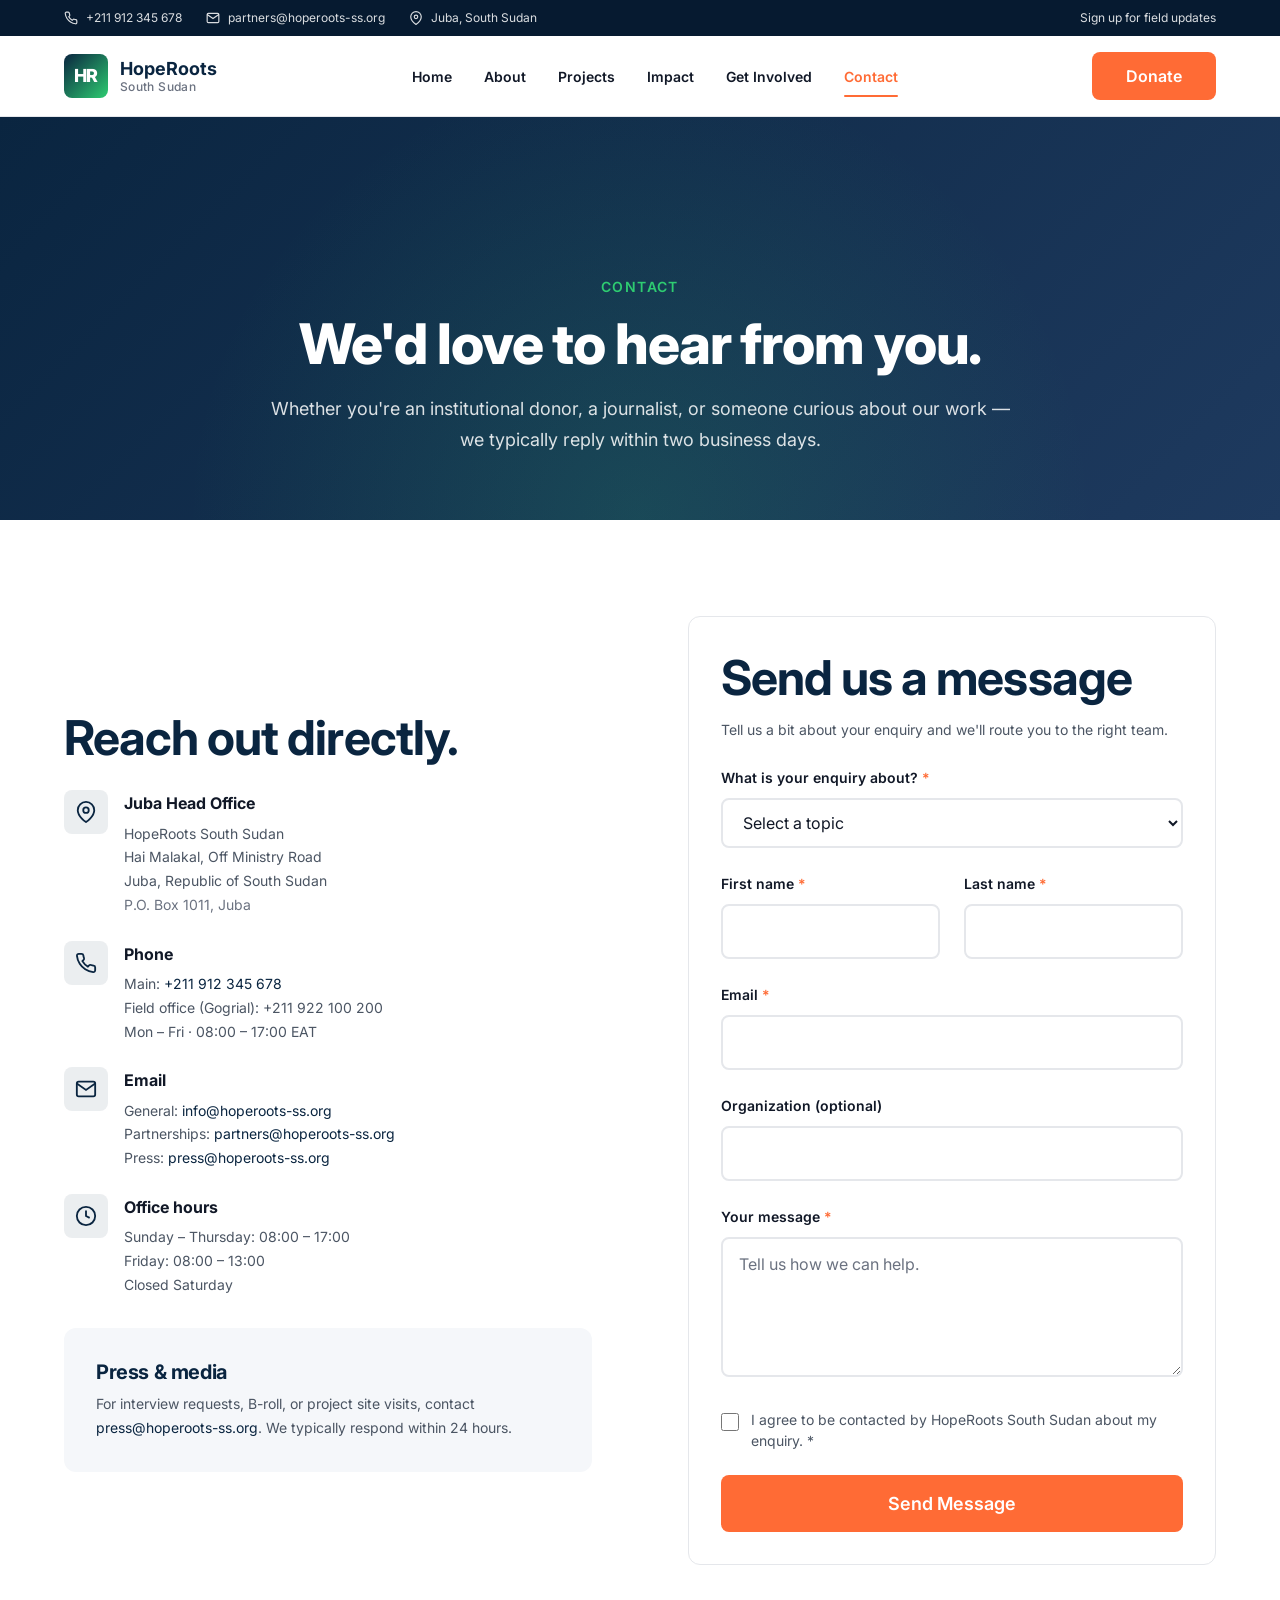
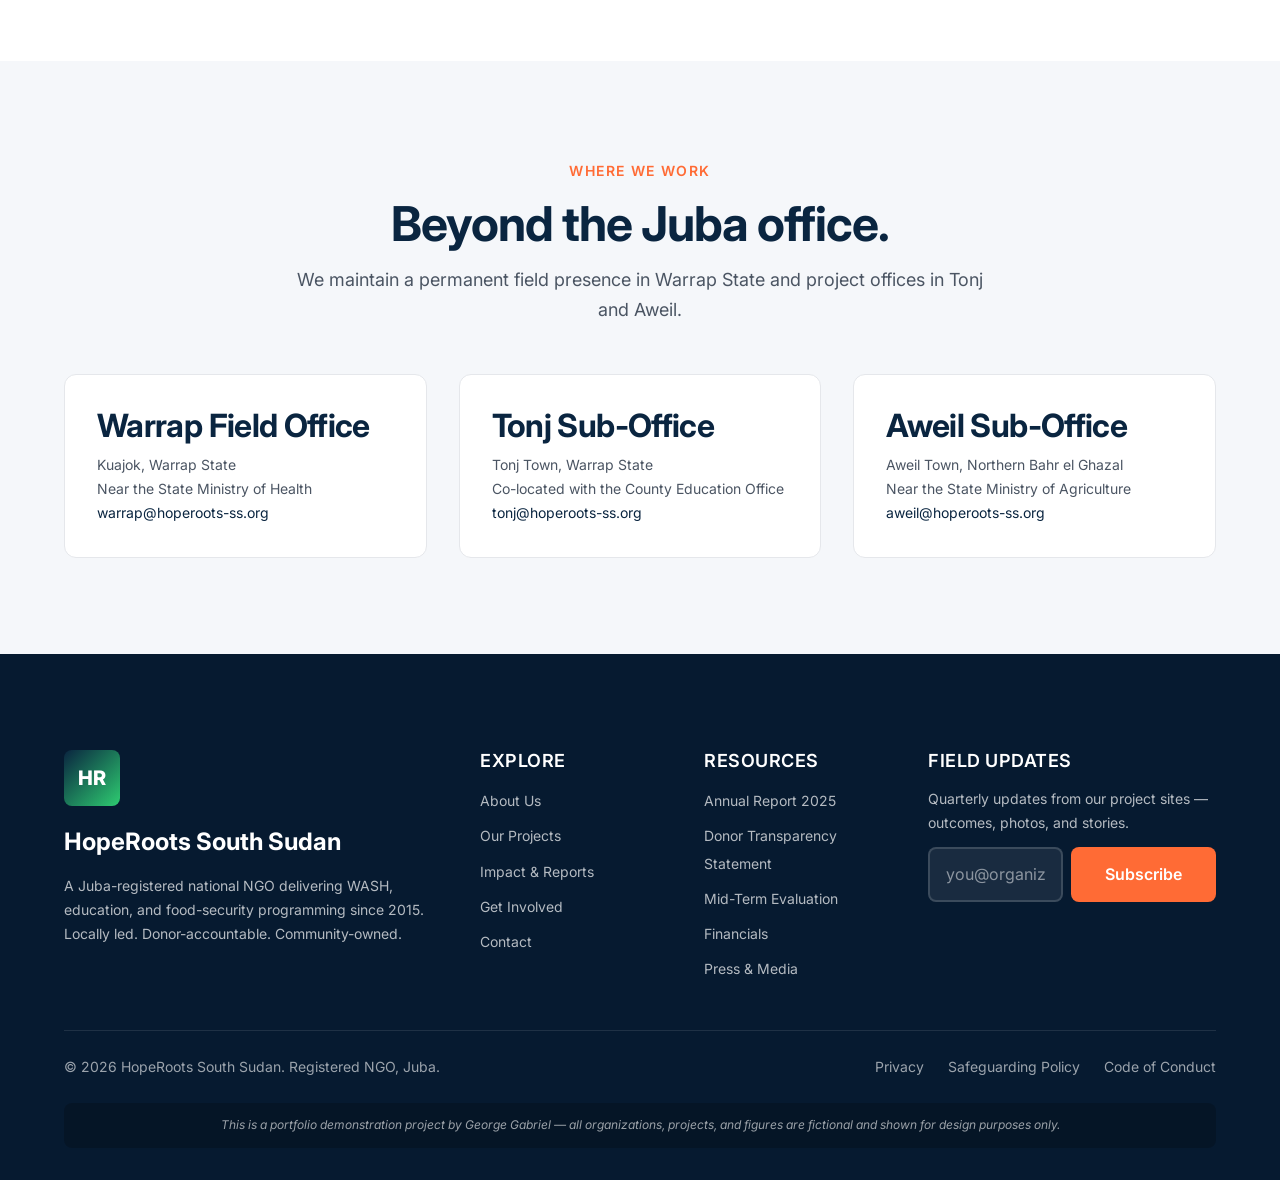
<file: contact.html>
<!DOCTYPE html>
<html lang="en">
<head>
  <meta charset="UTF-8" />
  <meta name="viewport" content="width=device-width, initial-scale=1.0" />
  <meta name="theme-color" content="#0a2540" />
  <title>Contact — HopeRoots South Sudan</title>
  <meta name="description" content="Get in touch with HopeRoots South Sudan. Juba office, partnerships team, and press contacts." />

  <link rel="icon" type="image/svg+xml" href="data:image/svg+xml,%3Csvg xmlns='http://www.w3.org/2000/svg' viewBox='0 0 64 64'%3E%3Crect width='64' height='64' rx='12' fill='%230a2540'/%3E%3Ctext x='32' y='42' font-family='Inter,sans-serif' font-size='28' font-weight='800' fill='%232ecc71' text-anchor='middle'%3EHR%3C/text%3E%3C/svg%3E" />

  <link rel="preconnect" href="https://fonts.googleapis.com" />
  <link rel="preconnect" href="https://fonts.gstatic.com" crossorigin />
  <link href="https://fonts.googleapis.com/css2?family=Inter:wght@400;500;600;700;800&display=swap" rel="stylesheet" />

  <link rel="stylesheet" href="css/base.css" />
  <link rel="stylesheet" href="css/layout.css" />
  <link rel="stylesheet" href="css/components.css" />
</head>
<body data-page="contact">

  <a href="#main" class="skip-link">Skip to main content</a>

  <div class="utility-bar">
    <div class="container utility-bar__inner">
      <div class="utility-bar__info">
        <span>
          <svg viewBox="0 0 24 24" fill="none" stroke="currentColor" stroke-width="2" aria-hidden="true"><path d="M22 16.92v3a2 2 0 0 1-2.18 2 19.79 19.79 0 0 1-8.63-3.07 19.5 19.5 0 0 1-6-6 19.79 19.79 0 0 1-3.07-8.67A2 2 0 0 1 4.11 2h3a2 2 0 0 1 2 1.72c.13.96.37 1.9.7 2.81a2 2 0 0 1-.45 2.11L8.09 9.91a16 16 0 0 0 6 6l1.27-1.27a2 2 0 0 1 2.11-.45c.91.33 1.85.57 2.81.7A2 2 0 0 1 22 16.92Z"/></svg>
          +211 912 345 678
        </span>
        <span>
          <svg viewBox="0 0 24 24" fill="none" stroke="currentColor" stroke-width="2" aria-hidden="true"><path d="M4 4h16c1.1 0 2 .9 2 2v12c0 1.1-.9 2-2 2H4c-1.1 0-2-.9-2-2V6c0-1.1.9-2 2-2Z"/><path d="m22 6-10 7L2 6"/></svg>
          partners@hoperoots-ss.org
        </span>
        <span>
          <svg viewBox="0 0 24 24" fill="none" stroke="currentColor" stroke-width="2" aria-hidden="true"><path d="M21 10c0 7-9 13-9 13s-9-6-9-13a9 9 0 0 1 18 0Z"/><circle cx="12" cy="10" r="3"/></svg>
          Juba, South Sudan
        </span>
      </div>
      <div><a href="get-involved.html#newsletter">Sign up for field updates</a></div>
    </div>
  </div>

  <header class="site-header" role="banner">
    <div class="container">
      <nav class="nav" aria-label="Primary">
        <a href="index.html" class="nav__brand">
          <span class="nav__logo" aria-hidden="true">HR</span>
          <span class="nav__brand-text">
            <span class="nav__brand-name">HopeRoots</span>
            <span class="nav__brand-tag">South Sudan</span>
          </span>
        </a>
        <ul class="nav__menu">
          <li><a href="index.html" class="nav__link">Home</a></li>
          <li><a href="about.html" class="nav__link">About</a></li>
          <li><a href="projects.html" class="nav__link">Projects</a></li>
          <li><a href="impact.html" class="nav__link">Impact</a></li>
          <li><a href="get-involved.html" class="nav__link">Get Involved</a></li>
          <li><a href="contact.html" class="nav__link is-active">Contact</a></li>
        </ul>
        <a href="get-involved.html" class="btn btn--primary nav__cta">Donate</a>
        <button class="nav__toggle" aria-label="Open menu" aria-expanded="false" aria-controls="mobile-menu">
          <svg viewBox="0 0 24 24" fill="none" stroke="currentColor" stroke-width="2" aria-hidden="true"><line x1="3" y1="6" x2="21" y2="6"/><line x1="3" y1="12" x2="21" y2="12"/><line x1="3" y1="18" x2="21" y2="18"/></svg>
        </button>
      </nav>
    </div>
  </header>

  <div class="mobile-menu" id="mobile-menu" role="dialog" aria-modal="true" aria-label="Menu">
    <div class="mobile-menu__panel">
      <div class="mobile-menu__header">
        <a href="index.html" class="nav__brand">
          <span class="nav__logo" aria-hidden="true">HR</span>
          <span class="nav__brand-text">
            <span class="nav__brand-name">HopeRoots</span>
            <span class="nav__brand-tag">South Sudan</span>
          </span>
        </a>
        <button class="mobile-menu__close" aria-label="Close menu">
          <svg viewBox="0 0 24 24" fill="none" stroke="currentColor" stroke-width="2" aria-hidden="true"><line x1="18" y1="6" x2="6" y2="18"/><line x1="6" y1="6" x2="18" y2="18"/></svg>
        </button>
      </div>
      <ul class="mobile-menu__nav">
        <li><a href="index.html" class="mobile-menu__link">Home</a></li>
        <li><a href="about.html" class="mobile-menu__link">About Us</a></li>
        <li><a href="projects.html" class="mobile-menu__link">Our Projects</a></li>
        <li><a href="impact.html" class="mobile-menu__link">Impact &amp; Reports</a></li>
        <li><a href="get-involved.html" class="mobile-menu__link">Get Involved</a></li>
        <li><a href="contact.html" class="mobile-menu__link is-active">Contact</a></li>
      </ul>
      <div class="mobile-menu__cta">
        <a href="get-involved.html" class="btn btn--primary btn--full btn--large">Donate Now</a>
      </div>
    </div>
  </div>

  <main id="main">

    <section class="page-header" aria-labelledby="page-title">
      <div class="container">
        <div class="page-header__inner">
          <span class="page-header__eyebrow">Contact</span>
          <h1 id="page-title" class="page-header__title">We'd love to hear from you.</h1>
          <p class="page-header__lead">
            Whether you're an institutional donor, a journalist, or someone curious about
            our work — we typically reply within two business days.
          </p>
        </div>
      </div>
    </section>

    <!-- Contact info + form -->
    <section class="section" aria-labelledby="form-title">
      <div class="container">
        <div class="two-col">

          <!-- Left: contact info -->
          <div>
            <h2 id="form-title" style="margin-bottom: var(--space-5);">Reach out directly.</h2>

            <div style="display: flex; flex-direction: column; gap: var(--space-5);">

              <div style="display: flex; gap: var(--space-4); align-items: flex-start;">
                <div style="width: 44px; height: 44px; border-radius: var(--radius-md); background-color: rgba(10, 37, 64, 0.08); color: var(--color-primary); display: flex; align-items: center; justify-content: center; flex-shrink: 0;" aria-hidden="true">
                  <svg viewBox="0 0 24 24" fill="none" stroke="currentColor" stroke-width="2" style="width: 22px; height: 22px;"><path d="M21 10c0 7-9 13-9 13s-9-6-9-13a9 9 0 0 1 18 0Z"/><circle cx="12" cy="10" r="3"/></svg>
                </div>
                <div>
                  <strong style="display: block; margin-bottom: var(--space-1);">Juba Head Office</strong>
                  <p style="font-size: var(--fs-sm);">
                    HopeRoots South Sudan<br />
                    Hai Malakal, Off Ministry Road<br />
                    Juba, Republic of South Sudan<br />
                    <span style="color: var(--color-text-light);">P.O. Box 1011, Juba</span>
                  </p>
                </div>
              </div>

              <div style="display: flex; gap: var(--space-4); align-items: flex-start;">
                <div style="width: 44px; height: 44px; border-radius: var(--radius-md); background-color: rgba(10, 37, 64, 0.08); color: var(--color-primary); display: flex; align-items: center; justify-content: center; flex-shrink: 0;" aria-hidden="true">
                  <svg viewBox="0 0 24 24" fill="none" stroke="currentColor" stroke-width="2" style="width: 22px; height: 22px;"><path d="M22 16.92v3a2 2 0 0 1-2.18 2 19.79 19.79 0 0 1-8.63-3.07 19.5 19.5 0 0 1-6-6 19.79 19.79 0 0 1-3.07-8.67A2 2 0 0 1 4.11 2h3a2 2 0 0 1 2 1.72c.13.96.37 1.9.7 2.81a2 2 0 0 1-.45 2.11L8.09 9.91a16 16 0 0 0 6 6l1.27-1.27a2 2 0 0 1 2.11-.45c.91.33 1.85.57 2.81.7A2 2 0 0 1 22 16.92Z"/></svg>
                </div>
                <div>
                  <strong style="display: block; margin-bottom: var(--space-1);">Phone</strong>
                  <p style="font-size: var(--fs-sm);">
                    Main: <a href="tel:+211912345678">+211 912 345 678</a><br />
                    Field office (Gogrial): +211 922 100 200<br />
                    Mon – Fri · 08:00 – 17:00 EAT
                  </p>
                </div>
              </div>

              <div style="display: flex; gap: var(--space-4); align-items: flex-start;">
                <div style="width: 44px; height: 44px; border-radius: var(--radius-md); background-color: rgba(10, 37, 64, 0.08); color: var(--color-primary); display: flex; align-items: center; justify-content: center; flex-shrink: 0;" aria-hidden="true">
                  <svg viewBox="0 0 24 24" fill="none" stroke="currentColor" stroke-width="2" style="width: 22px; height: 22px;"><path d="M4 4h16c1.1 0 2 .9 2 2v12c0 1.1-.9 2-2 2H4c-1.1 0-2-.9-2-2V6c0-1.1.9-2 2-2Z"/><path d="m22 6-10 7L2 6"/></svg>
                </div>
                <div>
                  <strong style="display: block; margin-bottom: var(--space-1);">Email</strong>
                  <p style="font-size: var(--fs-sm);">
                    General: <a href="mailto:info@hoperoots-ss.org">info@hoperoots-ss.org</a><br />
                    Partnerships: <a href="mailto:partners@hoperoots-ss.org">partners@hoperoots-ss.org</a><br />
                    Press: <a href="mailto:press@hoperoots-ss.org">press@hoperoots-ss.org</a>
                  </p>
                </div>
              </div>

              <div style="display: flex; gap: var(--space-4); align-items: flex-start;">
                <div style="width: 44px; height: 44px; border-radius: var(--radius-md); background-color: rgba(10, 37, 64, 0.08); color: var(--color-primary); display: flex; align-items: center; justify-content: center; flex-shrink: 0;" aria-hidden="true">
                  <svg viewBox="0 0 24 24" fill="none" stroke="currentColor" stroke-width="2" style="width: 22px; height: 22px;"><circle cx="12" cy="12" r="10"/><path d="M12 6v6l4 2"/></svg>
                </div>
                <div>
                  <strong style="display: block; margin-bottom: var(--space-1);">Office hours</strong>
                  <p style="font-size: var(--fs-sm);">
                    Sunday – Thursday: 08:00 – 17:00<br />
                    Friday: 08:00 – 13:00<br />
                    Closed Saturday
                  </p>
                </div>
              </div>
            </div>

            <!-- Press -->
            <div class="card" style="margin-top: var(--space-6); background-color: var(--color-bg-alt); border: none;" id="press">
              <h3 style="font-size: var(--fs-lg); margin-bottom: var(--space-2);">Press &amp; media</h3>
              <p style="font-size: var(--fs-sm);">
                For interview requests, B-roll, or project site visits, contact
                <a href="mailto:press@hoperoots-ss.org">press@hoperoots-ss.org</a>.
                We typically respond within 24 hours.
              </p>
            </div>
          </div>

          <!-- Right: contact form -->
          <form class="card" data-validate data-success-message="Thank you. We will be in touch within 2 business days." novalidate>
            <h2 style="margin-bottom: var(--space-3);">Send us a message</h2>
            <p style="font-size: var(--fs-sm); margin-bottom: var(--space-5);">
              Tell us a bit about your enquiry and we'll route you to the right team.
            </p>

            <div class="form-group">
              <label for="topic" class="form-label">What is your enquiry about? <span class="required" aria-hidden="true">*</span></label>
              <select id="topic" class="form-select" name="topic" required>
                <option value="">Select a topic</option>
                <option>Institutional partnership / funding</option>
                <option>Press &amp; media enquiry</option>
                <option>Volunteer opportunity</option>
                <option>Job application</option>
                <option>Programme information</option>
                <option>Other</option>
              </select>
              <div class="form-error"></div>
            </div>

            <div class="form-row form-row--two">
              <div class="form-group">
                <label for="first-name" class="form-label">First name <span class="required" aria-hidden="true">*</span></label>
                <input id="first-name" class="form-input" type="text" name="first_name" autocomplete="given-name" required />
                <div class="form-error"></div>
              </div>
              <div class="form-group">
                <label for="last-name" class="form-label">Last name <span class="required" aria-hidden="true">*</span></label>
                <input id="last-name" class="form-input" type="text" name="last_name" autocomplete="family-name" required />
                <div class="form-error"></div>
              </div>
            </div>

            <div class="form-group">
              <label for="email" class="form-label">Email <span class="required" aria-hidden="true">*</span></label>
              <input id="email" class="form-input" type="email" name="email" autocomplete="email" required />
              <div class="form-error"></div>
            </div>

            <div class="form-group">
              <label for="organization" class="form-label">Organization (optional)</label>
              <input id="organization" class="form-input" type="text" name="organization" autocomplete="organization" />
            </div>

            <div class="form-group">
              <label for="message" class="form-label">Your message <span class="required" aria-hidden="true">*</span></label>
              <textarea id="message" class="form-textarea" name="message" placeholder="Tell us how we can help." required></textarea>
              <div class="form-error"></div>
            </div>

            <div class="form-group">
              <div class="form-check">
                <input id="consent" type="checkbox" name="consent" required />
                <label for="consent">I agree to be contacted by HopeRoots South Sudan
                  about my enquiry. <span class="required" aria-hidden="true">*</span></label>
              </div>
            </div>

            <button type="submit" class="btn btn--primary btn--large btn--full">Send Message</button>
            <div class="form-success" role="status" aria-live="polite"></div>
          </form>
        </div>
      </div>
    </section>

    <!-- Field office -->
    <section class="section section--alt" aria-labelledby="field-office-title">
      <div class="container">
        <div class="section-header">
          <span class="eyebrow">Where We Work</span>
          <h2 id="field-office-title">Beyond the Juba office.</h2>
          <p>We maintain a permanent field presence in Warrap State and project offices
            in Tonj and Aweil.</p>
        </div>

        <div class="grid grid--3">
          <article class="card">
            <h3 style="margin-bottom: var(--space-2);">Warrap Field Office</h3>
            <p style="font-size: var(--fs-sm);">
              Kuajok, Warrap State<br />
              Near the State Ministry of Health<br />
              <a href="mailto:warrap@hoperoots-ss.org">warrap@hoperoots-ss.org</a>
            </p>
          </article>

          <article class="card">
            <h3 style="margin-bottom: var(--space-2);">Tonj Sub-Office</h3>
            <p style="font-size: var(--fs-sm);">
              Tonj Town, Warrap State<br />
              Co-located with the County Education Office<br />
              <a href="mailto:tonj@hoperoots-ss.org">tonj@hoperoots-ss.org</a>
            </p>
          </article>

          <article class="card">
            <h3 style="margin-bottom: var(--space-2);">Aweil Sub-Office</h3>
            <p style="font-size: var(--fs-sm);">
              Aweil Town, Northern Bahr el Ghazal<br />
              Near the State Ministry of Agriculture<br />
              <a href="mailto:aweil@hoperoots-ss.org">aweil@hoperoots-ss.org</a>
            </p>
          </article>
        </div>
      </div>
    </section>

  </main>

  <footer class="site-footer" role="contentinfo">
    <div class="container">
      <div class="footer-grid">
        <div class="footer-brand">
          <div class="footer-brand__logo" aria-hidden="true">HR</div>
          <div class="footer-brand__name">HopeRoots South Sudan</div>
          <p class="footer-brand__desc">
            A Juba-registered national NGO delivering WASH, education, and food-security
            programming since 2015. Locally led. Donor-accountable. Community-owned.
          </p>
        </div>

        <div>
          <h4>Explore</h4>
          <ul class="footer-links">
            <li><a href="about.html">About Us</a></li>
            <li><a href="projects.html">Our Projects</a></li>
            <li><a href="impact.html">Impact &amp; Reports</a></li>
            <li><a href="get-involved.html">Get Involved</a></li>
            <li><a href="contact.html">Contact</a></li>
          </ul>
        </div>

        <div>
          <h4>Resources</h4>
          <ul class="footer-links">
            <li><a href="impact.html#reports">Annual Report 2025</a></li>
            <li><a href="impact.html#reports">Donor Transparency Statement</a></li>
            <li><a href="impact.html#reports">Mid-Term Evaluation</a></li>
            <li><a href="impact.html#financials">Financials</a></li>
            <li><a href="contact.html#press">Press &amp; Media</a></li>
          </ul>
        </div>

        <div class="footer-newsletter" id="newsletter">
          <h4>Field Updates</h4>
          <p>Quarterly updates from our project sites — outcomes, photos, and stories.</p>
          <form class="newsletter-form" data-validate data-success-message="Thank you for subscribing. Watch your inbox for our next quarterly update.">
            <label for="footer-email" class="sr-only">Email address</label>
            <input id="footer-email" class="form-input" type="email" name="email" placeholder="you@organization.org" required />
            <button type="submit" class="btn btn--primary">Subscribe</button>
          </form>
          <div class="form-success" role="status" aria-live="polite"></div>
        </div>
      </div>

      <div class="footer-bottom">
        <div>© <span data-year>2025</span> HopeRoots South Sudan. Registered NGO, Juba.</div>
        <div class="footer-bottom__credits">
          <a href="#">Privacy</a>
          <a href="#">Safeguarding Policy</a>
          <a href="#">Code of Conduct</a>
        </div>
      </div>

      <div class="footer-disclaimer">
        This is a portfolio demonstration project by George Gabriel — all organizations,
        projects, and figures are fictional and shown for design purposes only.
      </div>
    </div>
  </footer>

  <script src="js/main.js"></script>
</body>
</html>
</file>
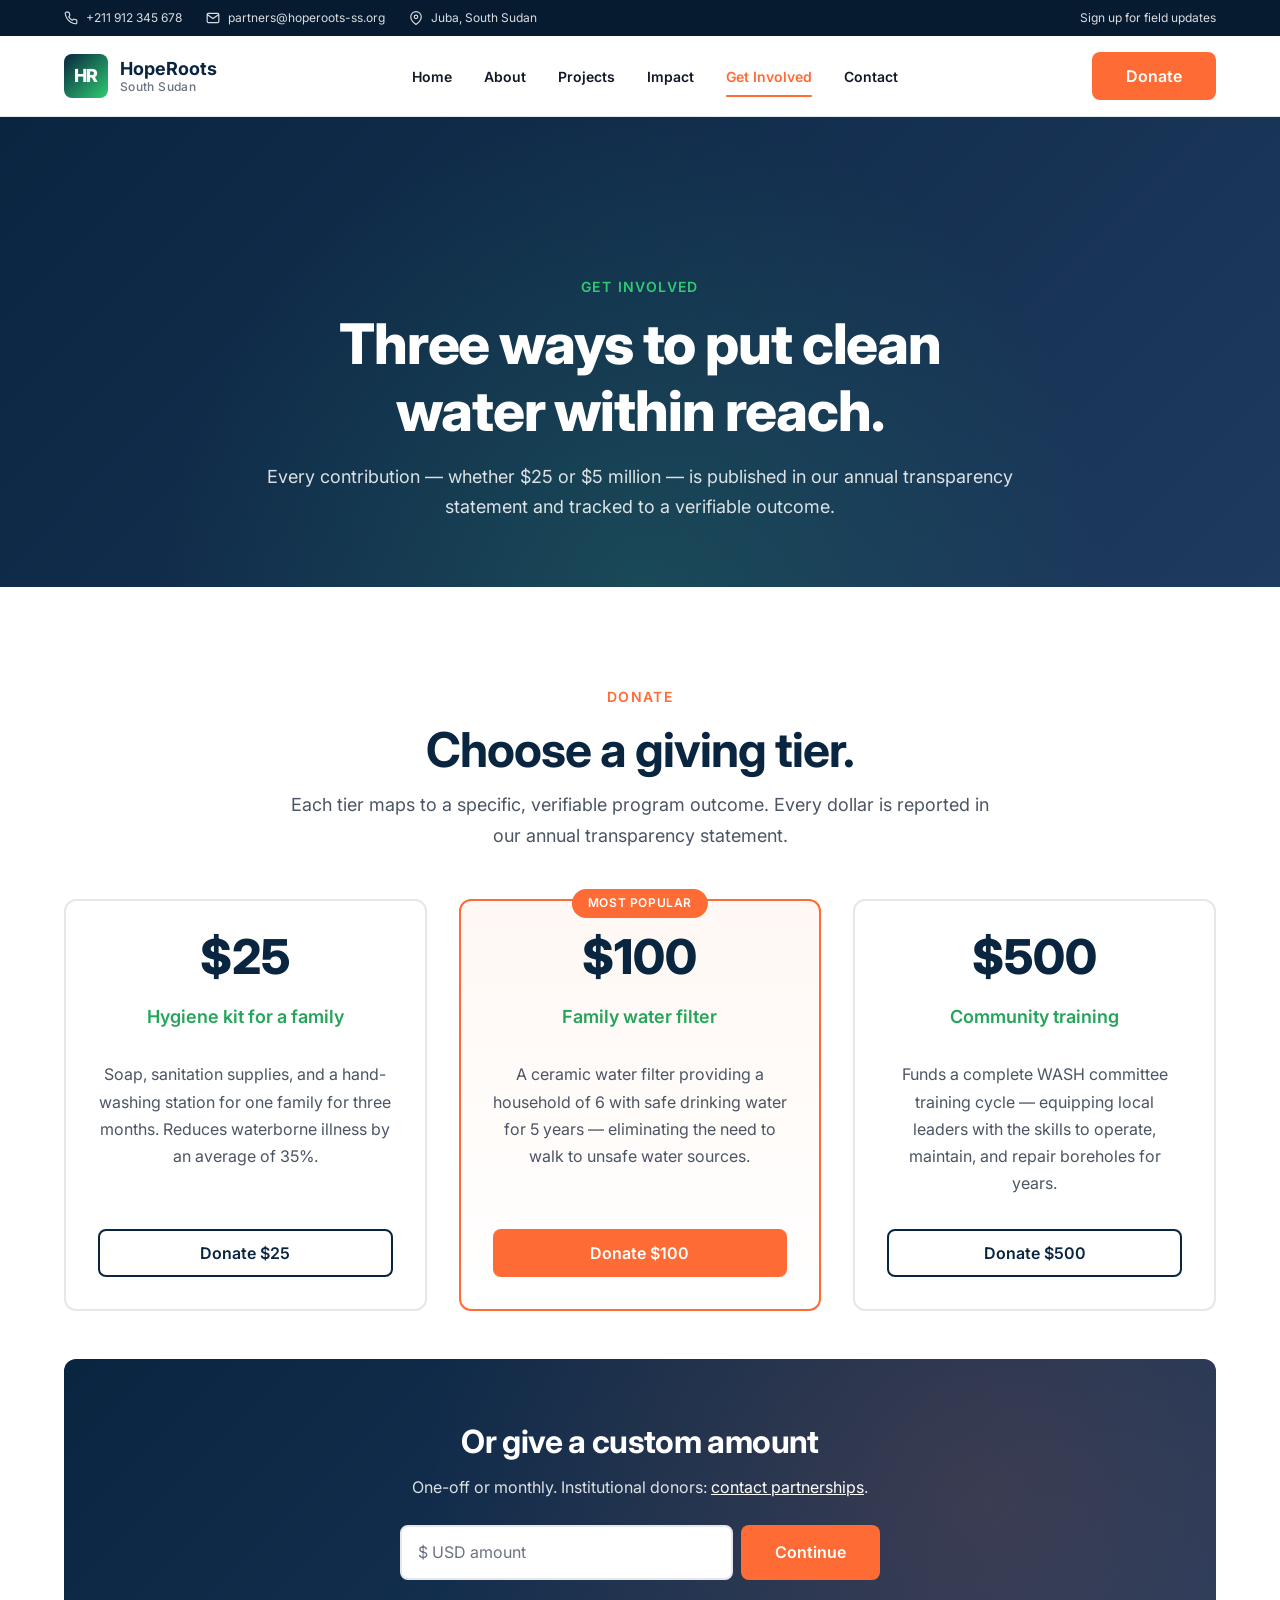
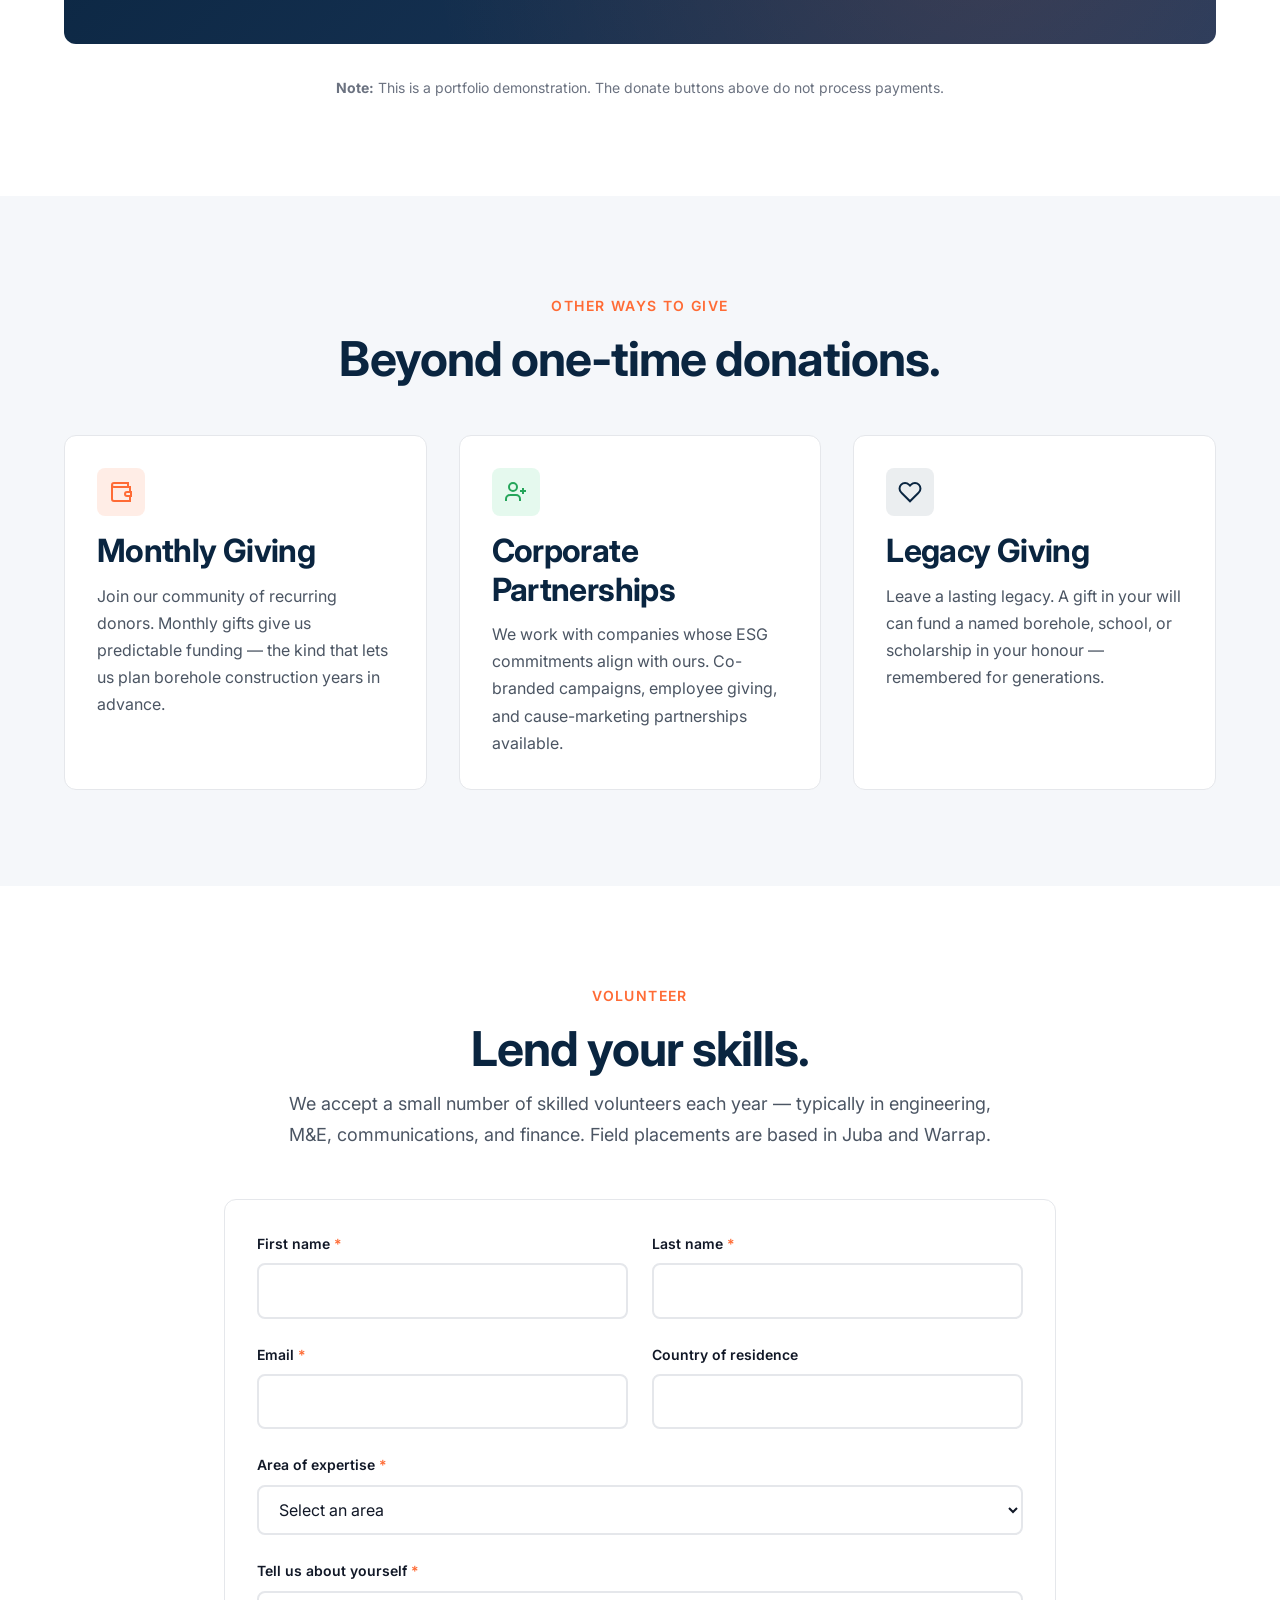
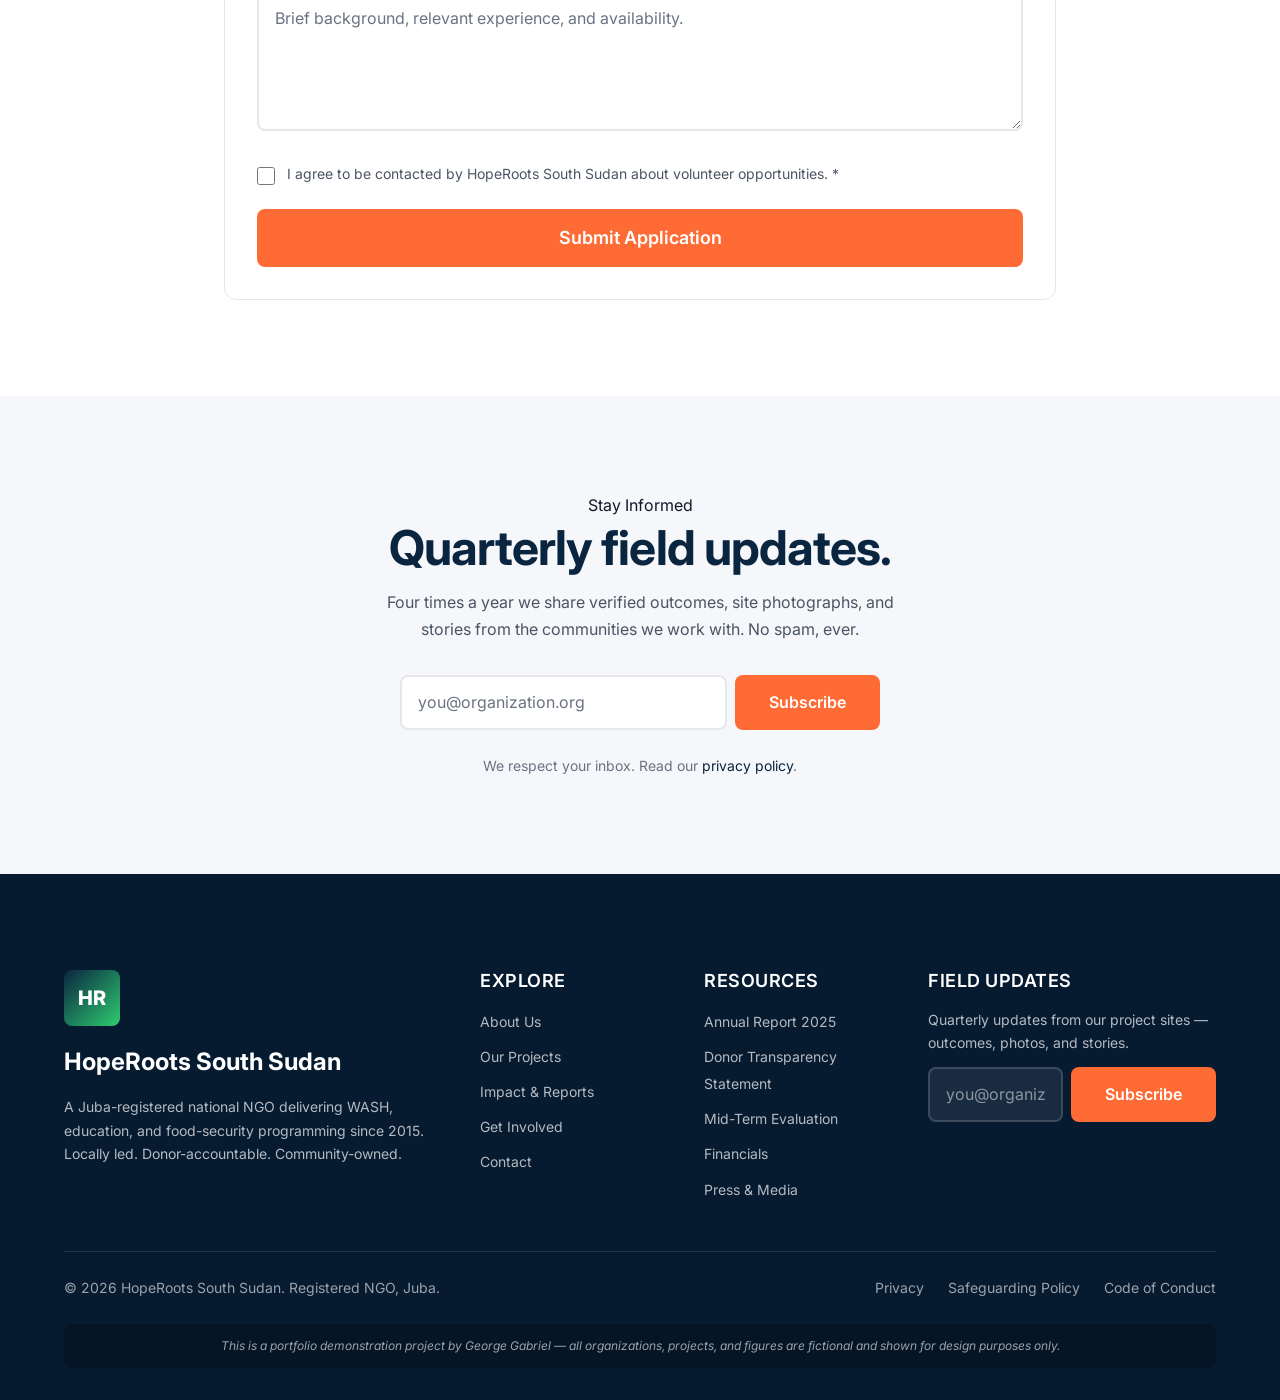
<file: get-involved.html>
<!DOCTYPE html>
<html lang="en">
<head>
  <meta charset="UTF-8" />
  <meta name="viewport" content="width=device-width, initial-scale=1.0" />
  <meta name="theme-color" content="#0a2540" />
  <title>Get Involved — HopeRoots South Sudan</title>
  <meta name="description" content="Donate, volunteer, or partner with HopeRoots South Sudan. Choose a giving tier that maps directly to program outcomes." />

  <link rel="icon" type="image/svg+xml" href="data:image/svg+xml,%3Csvg xmlns='http://www.w3.org/2000/svg' viewBox='0 0 64 64'%3E%3Crect width='64' height='64' rx='12' fill='%230a2540'/%3E%3Ctext x='32' y='42' font-family='Inter,sans-serif' font-size='28' font-weight='800' fill='%232ecc71' text-anchor='middle'%3EHR%3C/text%3E%3C/svg%3E" />

  <link rel="preconnect" href="https://fonts.googleapis.com" />
  <link rel="preconnect" href="https://fonts.gstatic.com" crossorigin />
  <link href="https://fonts.googleapis.com/css2?family=Inter:wght@400;500;600;700;800&display=swap" rel="stylesheet" />

  <link rel="stylesheet" href="css/base.css" />
  <link rel="stylesheet" href="css/layout.css" />
  <link rel="stylesheet" href="css/components.css" />
</head>
<body data-page="get-involved">

  <a href="#main" class="skip-link">Skip to main content</a>

  <div class="utility-bar">
    <div class="container utility-bar__inner">
      <div class="utility-bar__info">
        <span>
          <svg viewBox="0 0 24 24" fill="none" stroke="currentColor" stroke-width="2" aria-hidden="true"><path d="M22 16.92v3a2 2 0 0 1-2.18 2 19.79 19.79 0 0 1-8.63-3.07 19.5 19.5 0 0 1-6-6 19.79 19.79 0 0 1-3.07-8.67A2 2 0 0 1 4.11 2h3a2 2 0 0 1 2 1.72c.13.96.37 1.9.7 2.81a2 2 0 0 1-.45 2.11L8.09 9.91a16 16 0 0 0 6 6l1.27-1.27a2 2 0 0 1 2.11-.45c.91.33 1.85.57 2.81.7A2 2 0 0 1 22 16.92Z"/></svg>
          +211 912 345 678
        </span>
        <span>
          <svg viewBox="0 0 24 24" fill="none" stroke="currentColor" stroke-width="2" aria-hidden="true"><path d="M4 4h16c1.1 0 2 .9 2 2v12c0 1.1-.9 2-2 2H4c-1.1 0-2-.9-2-2V6c0-1.1.9-2 2-2Z"/><path d="m22 6-10 7L2 6"/></svg>
          partners@hoperoots-ss.org
        </span>
        <span>
          <svg viewBox="0 0 24 24" fill="none" stroke="currentColor" stroke-width="2" aria-hidden="true"><path d="M21 10c0 7-9 13-9 13s-9-6-9-13a9 9 0 0 1 18 0Z"/><circle cx="12" cy="10" r="3"/></svg>
          Juba, South Sudan
        </span>
      </div>
      <div><a href="#newsletter">Sign up for field updates</a></div>
    </div>
  </div>

  <header class="site-header" role="banner">
    <div class="container">
      <nav class="nav" aria-label="Primary">
        <a href="index.html" class="nav__brand">
          <span class="nav__logo" aria-hidden="true">HR</span>
          <span class="nav__brand-text">
            <span class="nav__brand-name">HopeRoots</span>
            <span class="nav__brand-tag">South Sudan</span>
          </span>
        </a>
        <ul class="nav__menu">
          <li><a href="index.html" class="nav__link">Home</a></li>
          <li><a href="about.html" class="nav__link">About</a></li>
          <li><a href="projects.html" class="nav__link">Projects</a></li>
          <li><a href="impact.html" class="nav__link">Impact</a></li>
          <li><a href="get-involved.html" class="nav__link is-active">Get Involved</a></li>
          <li><a href="contact.html" class="nav__link">Contact</a></li>
        </ul>
        <a href="#tiers" class="btn btn--primary nav__cta">Donate</a>
        <button class="nav__toggle" aria-label="Open menu" aria-expanded="false" aria-controls="mobile-menu">
          <svg viewBox="0 0 24 24" fill="none" stroke="currentColor" stroke-width="2" aria-hidden="true"><line x1="3" y1="6" x2="21" y2="6"/><line x1="3" y1="12" x2="21" y2="12"/><line x1="3" y1="18" x2="21" y2="18"/></svg>
        </button>
      </nav>
    </div>
  </header>

  <div class="mobile-menu" id="mobile-menu" role="dialog" aria-modal="true" aria-label="Menu">
    <div class="mobile-menu__panel">
      <div class="mobile-menu__header">
        <a href="index.html" class="nav__brand">
          <span class="nav__logo" aria-hidden="true">HR</span>
          <span class="nav__brand-text">
            <span class="nav__brand-name">HopeRoots</span>
            <span class="nav__brand-tag">South Sudan</span>
          </span>
        </a>
        <button class="mobile-menu__close" aria-label="Close menu">
          <svg viewBox="0 0 24 24" fill="none" stroke="currentColor" stroke-width="2" aria-hidden="true"><line x1="18" y1="6" x2="6" y2="18"/><line x1="6" y1="6" x2="18" y2="18"/></svg>
        </button>
      </div>
      <ul class="mobile-menu__nav">
        <li><a href="index.html" class="mobile-menu__link">Home</a></li>
        <li><a href="about.html" class="mobile-menu__link">About Us</a></li>
        <li><a href="projects.html" class="mobile-menu__link">Our Projects</a></li>
        <li><a href="impact.html" class="mobile-menu__link">Impact &amp; Reports</a></li>
        <li><a href="get-involved.html" class="mobile-menu__link is-active">Get Involved</a></li>
        <li><a href="contact.html" class="mobile-menu__link">Contact</a></li>
      </ul>
      <div class="mobile-menu__cta">
        <a href="#tiers" class="btn btn--primary btn--full btn--large">Donate Now</a>
      </div>
    </div>
  </div>

  <main id="main">

    <section class="page-header" aria-labelledby="page-title">
      <div class="container">
        <div class="page-header__inner">
          <span class="page-header__eyebrow">Get Involved</span>
          <h1 id="page-title" class="page-header__title">Three ways to put clean water within reach.</h1>
          <p class="page-header__lead">
            Every contribution — whether $25 or $5 million — is published in our annual
            transparency statement and tracked to a verifiable outcome.
          </p>
        </div>
      </div>
    </section>

    <!-- Donation tiers -->
    <section class="section" id="tiers" aria-labelledby="tiers-title">
      <div class="container">
        <div class="section-header">
          <span class="eyebrow">Donate</span>
          <h2 id="tiers-title">Choose a giving tier.</h2>
          <p>Each tier maps to a specific, verifiable program outcome. Every dollar is
            reported in our annual transparency statement.</p>
        </div>

        <div class="grid grid--3">
          <article class="tier-card">
            <div class="tier-card__amount">$25</div>
            <div class="tier-card__impact">Hygiene kit for a family</div>
            <p class="tier-card__desc">
              Soap, sanitation supplies, and a hand-washing station for one family for
              three months. Reduces waterborne illness by an average of 35%.
            </p>
            <a href="#" class="btn btn--ghost btn--full">Donate $25</a>
          </article>

          <article class="tier-card tier-card--featured">
            <div class="tier-card__amount">$100</div>
            <div class="tier-card__impact">Family water filter</div>
            <p class="tier-card__desc">
              A ceramic water filter providing a household of 6 with safe drinking water
              for 5 years — eliminating the need to walk to unsafe water sources.
            </p>
            <a href="#" class="btn btn--primary btn--full">Donate $100</a>
          </article>

          <article class="tier-card">
            <div class="tier-card__amount">$500</div>
            <div class="tier-card__impact">Community training</div>
            <p class="tier-card__desc">
              Funds a complete WASH committee training cycle — equipping local leaders
              with the skills to operate, maintain, and repair boreholes for years.
            </p>
            <a href="#" class="btn btn--ghost btn--full">Donate $500</a>
          </article>
        </div>

        <!-- Custom amount -->
        <div class="cta-banner" style="margin-top: var(--space-7);">
          <h3 style="margin-bottom: var(--space-3);">Or give a custom amount</h3>
          <p>One-off or monthly. Institutional donors: <a href="contact.html" style="color: var(--color-white); text-decoration: underline;">contact partnerships</a>.</p>
          <form class="newsletter-form" data-validate data-success-message="Thank you. Our team will follow up with secure payment instructions within 1 business day." style="margin-top: var(--space-4);">
            <label for="custom-amount" class="sr-only">Donation amount in US dollars</label>
            <input id="custom-amount" class="form-input" type="number" name="amount" min="1" step="1" placeholder="$ USD amount" required />
            <button type="submit" class="btn btn--primary">Continue</button>
          </form>
          <div class="form-success" role="status" aria-live="polite" style="margin-top: var(--space-3);"></div>
        </div>

        <p class="text-center" style="margin-top: var(--space-6); font-size: var(--fs-sm); color: var(--color-text-light);">
          <strong>Note:</strong> This is a portfolio demonstration. The donate buttons above
          do not process payments.
        </p>
      </div>
    </section>

    <!-- Other ways to give -->
    <section class="section section--alt" aria-labelledby="other-ways-title">
      <div class="container">
        <div class="section-header">
          <span class="eyebrow">Other Ways to Give</span>
          <h2 id="other-ways-title">Beyond one-time donations.</h2>
        </div>

        <div class="grid grid--3">
          <article class="card card--hover">
            <div style="width: 48px; height: 48px; border-radius: var(--radius-md); background-color: rgba(255, 107, 53, 0.12); color: var(--color-accent-orange); display: flex; align-items: center; justify-content: center; margin-bottom: var(--space-4);" aria-hidden="true">
              <svg viewBox="0 0 24 24" fill="none" stroke="currentColor" stroke-width="2" style="width: 24px; height: 24px;"><path d="M21 12V7H5a2 2 0 0 1 0-4h14v4"/><path d="M3 5v14a2 2 0 0 0 2 2h16v-5"/><path d="M18 12a2 2 0 0 0 0 4h4v-4Z"/></svg>
            </div>
            <h3 style="margin-bottom: var(--space-3);">Monthly Giving</h3>
            <p>
              Join our community of recurring donors. Monthly gifts give us predictable
              funding — the kind that lets us plan borehole construction years in advance.
            </p>
          </article>

          <article class="card card--hover">
            <div style="width: 48px; height: 48px; border-radius: var(--radius-md); background-color: rgba(46, 204, 113, 0.12); color: var(--color-accent-green-dark); display: flex; align-items: center; justify-content: center; margin-bottom: var(--space-4);" aria-hidden="true">
              <svg viewBox="0 0 24 24" fill="none" stroke="currentColor" stroke-width="2" style="width: 24px; height: 24px;"><path d="M16 21v-2a4 4 0 0 0-4-4H6a4 4 0 0 0-4 4v2"/><circle cx="9" cy="7" r="4"/><path d="M22 11h-6"/><path d="M19 8v6"/></svg>
            </div>
            <h3 style="margin-bottom: var(--space-3);">Corporate Partnerships</h3>
            <p>
              We work with companies whose ESG commitments align with ours. Co-branded
              campaigns, employee giving, and cause-marketing partnerships available.
            </p>
          </article>

          <article class="card card--hover">
            <div style="width: 48px; height: 48px; border-radius: var(--radius-md); background-color: rgba(10, 37, 64, 0.08); color: var(--color-primary); display: flex; align-items: center; justify-content: center; margin-bottom: var(--space-4);" aria-hidden="true">
              <svg viewBox="0 0 24 24" fill="none" stroke="currentColor" stroke-width="2" style="width: 24px; height: 24px;"><path d="M20.84 4.61a5.5 5.5 0 0 0-7.78 0L12 5.67l-1.06-1.06a5.5 5.5 0 0 0-7.78 7.78l1.06 1.06L12 21.23l7.78-7.78 1.06-1.06a5.5 5.5 0 0 0 0-7.78z"/></svg>
            </div>
            <h3 style="margin-bottom: var(--space-3);">Legacy Giving</h3>
            <p>
              Leave a lasting legacy. A gift in your will can fund a named borehole,
              school, or scholarship in your honour — remembered for generations.
            </p>
          </article>
        </div>
      </div>
    </section>

    <!-- Volunteer form -->
    <section class="section" id="volunteer" aria-labelledby="volunteer-title">
      <div class="container container--narrow">
        <div class="section-header">
          <span class="eyebrow">Volunteer</span>
          <h2 id="volunteer-title">Lend your skills.</h2>
          <p>
            We accept a small number of skilled volunteers each year — typically in
            engineering, M&amp;E, communications, and finance. Field placements are based
            in Juba and Warrap.
          </p>
        </div>

        <form class="card" data-validate data-success-message="Thank you. Our volunteer coordinator will be in touch within 5 business days." novalidate>
          <div class="form-row form-row--two">
            <div class="form-group">
              <label for="vol-first" class="form-label">First name <span class="required" aria-hidden="true">*</span></label>
              <input id="vol-first" class="form-input" type="text" name="first_name" autocomplete="given-name" required />
              <div class="form-error"></div>
            </div>
            <div class="form-group">
              <label for="vol-last" class="form-label">Last name <span class="required" aria-hidden="true">*</span></label>
              <input id="vol-last" class="form-input" type="text" name="last_name" autocomplete="family-name" required />
              <div class="form-error"></div>
            </div>
          </div>

          <div class="form-row form-row--two">
            <div class="form-group">
              <label for="vol-email" class="form-label">Email <span class="required" aria-hidden="true">*</span></label>
              <input id="vol-email" class="form-input" type="email" name="email" autocomplete="email" required />
              <div class="form-error"></div>
            </div>
            <div class="form-group">
              <label for="vol-country" class="form-label">Country of residence</label>
              <input id="vol-country" class="form-input" type="text" name="country" autocomplete="country-name" />
            </div>
          </div>

          <div class="form-group">
            <label for="vol-skills" class="form-label">Area of expertise <span class="required" aria-hidden="true">*</span></label>
            <select id="vol-skills" class="form-select" name="skills" required>
              <option value="">Select an area</option>
              <option>Water &amp; sanitation engineering</option>
              <option>Monitoring &amp; evaluation</option>
              <option>Communications / photography</option>
              <option>Finance &amp; grants management</option>
              <option>Logistics / supply chain</option>
              <option>Other</option>
            </select>
            <div class="form-error"></div>
          </div>

          <div class="form-group">
            <label for="vol-message" class="form-label">Tell us about yourself <span class="required" aria-hidden="true">*</span></label>
            <textarea id="vol-message" class="form-textarea" name="message" placeholder="Brief background, relevant experience, and availability." required></textarea>
            <div class="form-error"></div>
          </div>

          <div class="form-group">
            <div class="form-check">
              <input id="vol-consent" type="checkbox" name="consent" required />
              <label for="vol-consent">I agree to be contacted by HopeRoots South Sudan
                about volunteer opportunities. <span class="required" aria-hidden="true">*</span></label>
            </div>
          </div>

          <button type="submit" class="btn btn--primary btn--large btn--full">Submit Application</button>
          <div class="form-success" role="status" aria-live="polite"></div>
        </form>
      </div>
    </section>

    <!-- Newsletter -->
    <section class="section section--alt" id="newsletter" aria-labelledby="newsletter-title">
      <div class="container container--narrow text-center">
        <span class="eyebrow">Stay Informed</span>
        <h2 id="newsletter-title">Quarterly field updates.</h2>
        <p style="max-width: 560px; margin: var(--space-3) auto var(--space-6);">
          Four times a year we share verified outcomes, site photographs, and stories from
          the communities we work with. No spam, ever.
        </p>

        <form class="newsletter-form" data-validate data-success-message="Thank you for subscribing. Watch your inbox for our next quarterly update.">
          <label for="newsletter-email" class="sr-only">Email address</label>
          <input id="newsletter-email" class="form-input" type="email" name="email" placeholder="you@organization.org" required />
          <button type="submit" class="btn btn--primary">Subscribe</button>
        </form>
        <div class="form-success" role="status" aria-live="polite" style="margin-top: var(--space-3); max-width: 480px; margin-left: auto; margin-right: auto;"></div>

        <p style="margin-top: var(--space-5); font-size: var(--fs-sm); color: var(--color-text-light);">
          We respect your inbox. Read our <a href="#">privacy policy</a>.
        </p>
      </div>
    </section>

  </main>

  <footer class="site-footer" role="contentinfo">
    <div class="container">
      <div class="footer-grid">
        <div class="footer-brand">
          <div class="footer-brand__logo" aria-hidden="true">HR</div>
          <div class="footer-brand__name">HopeRoots South Sudan</div>
          <p class="footer-brand__desc">
            A Juba-registered national NGO delivering WASH, education, and food-security
            programming since 2015. Locally led. Donor-accountable. Community-owned.
          </p>
        </div>

        <div>
          <h4>Explore</h4>
          <ul class="footer-links">
            <li><a href="about.html">About Us</a></li>
            <li><a href="projects.html">Our Projects</a></li>
            <li><a href="impact.html">Impact &amp; Reports</a></li>
            <li><a href="get-involved.html">Get Involved</a></li>
            <li><a href="contact.html">Contact</a></li>
          </ul>
        </div>

        <div>
          <h4>Resources</h4>
          <ul class="footer-links">
            <li><a href="impact.html#reports">Annual Report 2025</a></li>
            <li><a href="impact.html#reports">Donor Transparency Statement</a></li>
            <li><a href="impact.html#reports">Mid-Term Evaluation</a></li>
            <li><a href="impact.html#financials">Financials</a></li>
            <li><a href="contact.html#press">Press &amp; Media</a></li>
          </ul>
        </div>

        <div class="footer-newsletter">
          <h4>Field Updates</h4>
          <p>Quarterly updates from our project sites — outcomes, photos, and stories.</p>
          <form class="newsletter-form" data-validate data-success-message="Thank you for subscribing. Watch your inbox for our next quarterly update.">
            <label for="footer-email" class="sr-only">Email address</label>
            <input id="footer-email" class="form-input" type="email" name="email" placeholder="you@organization.org" required />
            <button type="submit" class="btn btn--primary">Subscribe</button>
          </form>
          <div class="form-success" role="status" aria-live="polite"></div>
        </div>
      </div>

      <div class="footer-bottom">
        <div>© <span data-year>2025</span> HopeRoots South Sudan. Registered NGO, Juba.</div>
        <div class="footer-bottom__credits">
          <a href="#">Privacy</a>
          <a href="#">Safeguarding Policy</a>
          <a href="#">Code of Conduct</a>
        </div>
      </div>

      <div class="footer-disclaimer">
        This is a portfolio demonstration project by George Gabriel — all organizations,
        projects, and figures are fictional and shown for design purposes only.
      </div>
    </div>
  </footer>

  <script src="js/main.js"></script>
</body>
</html>
</file>
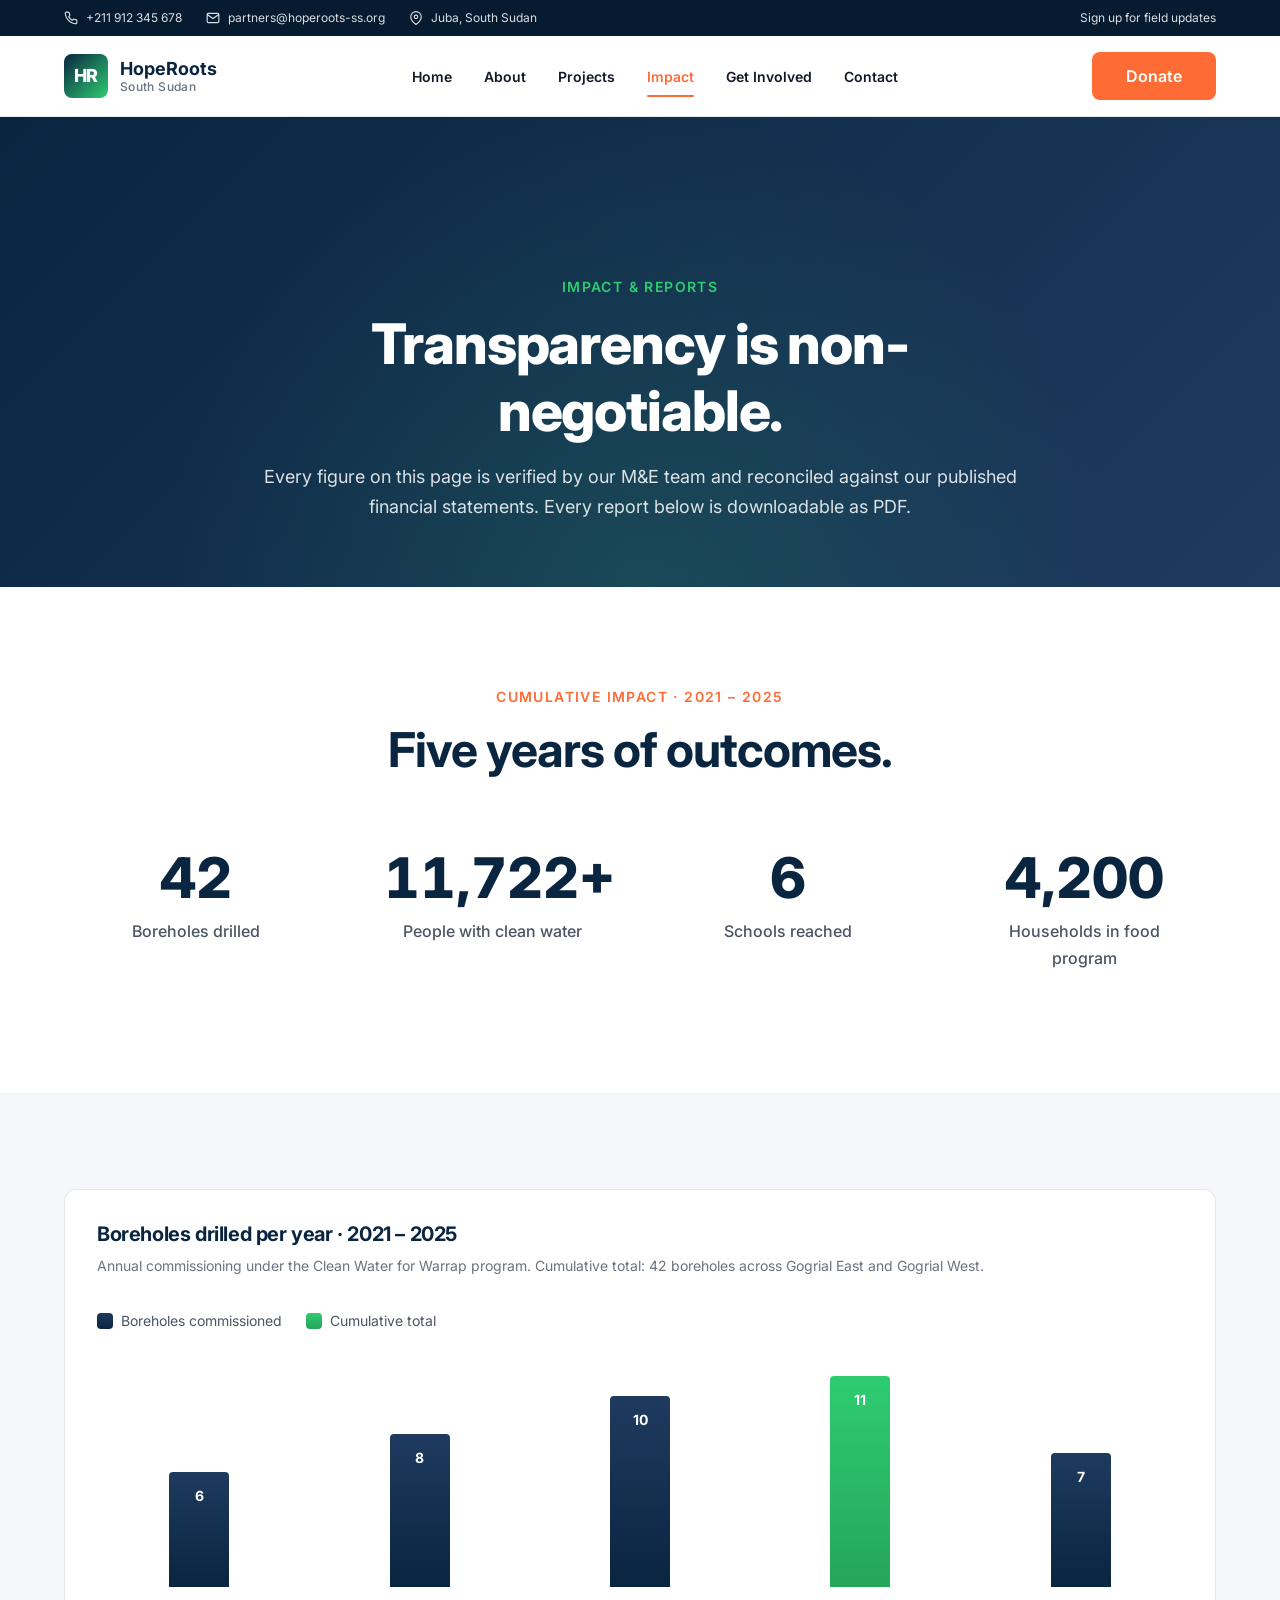
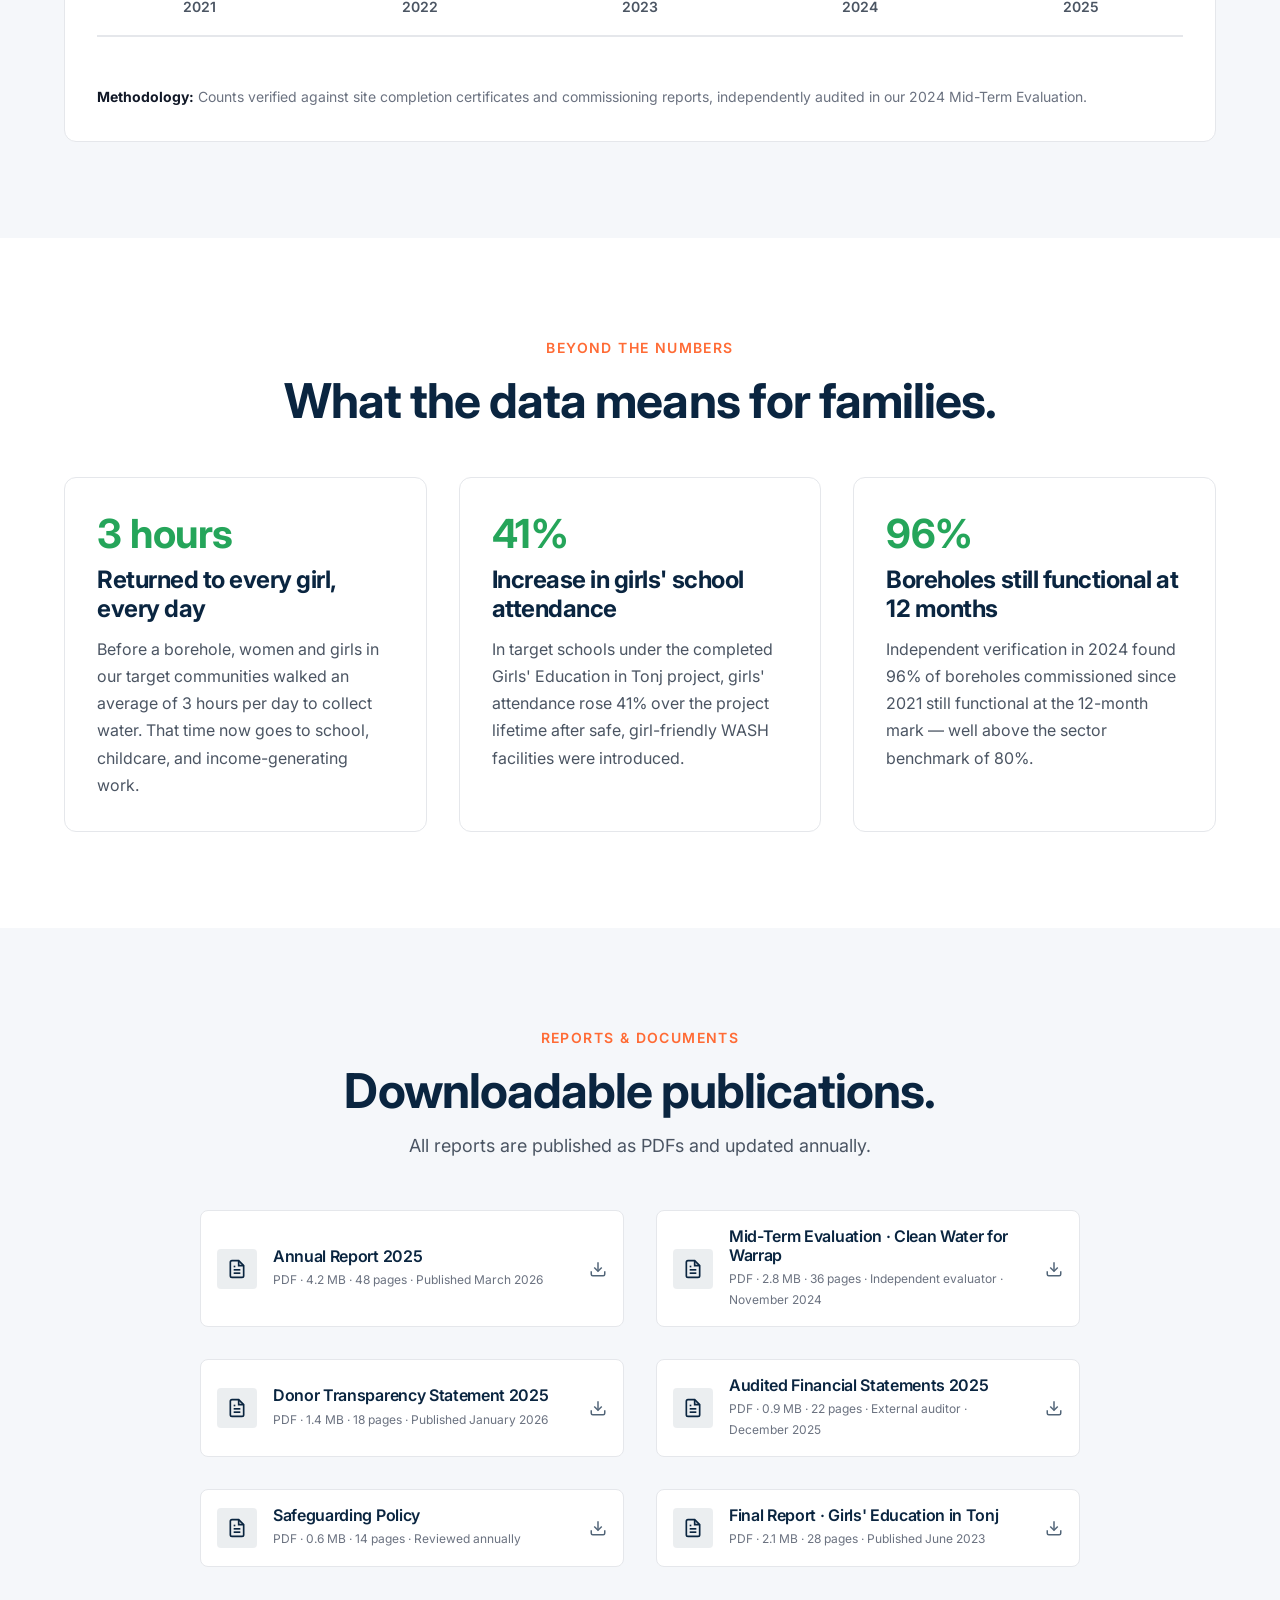
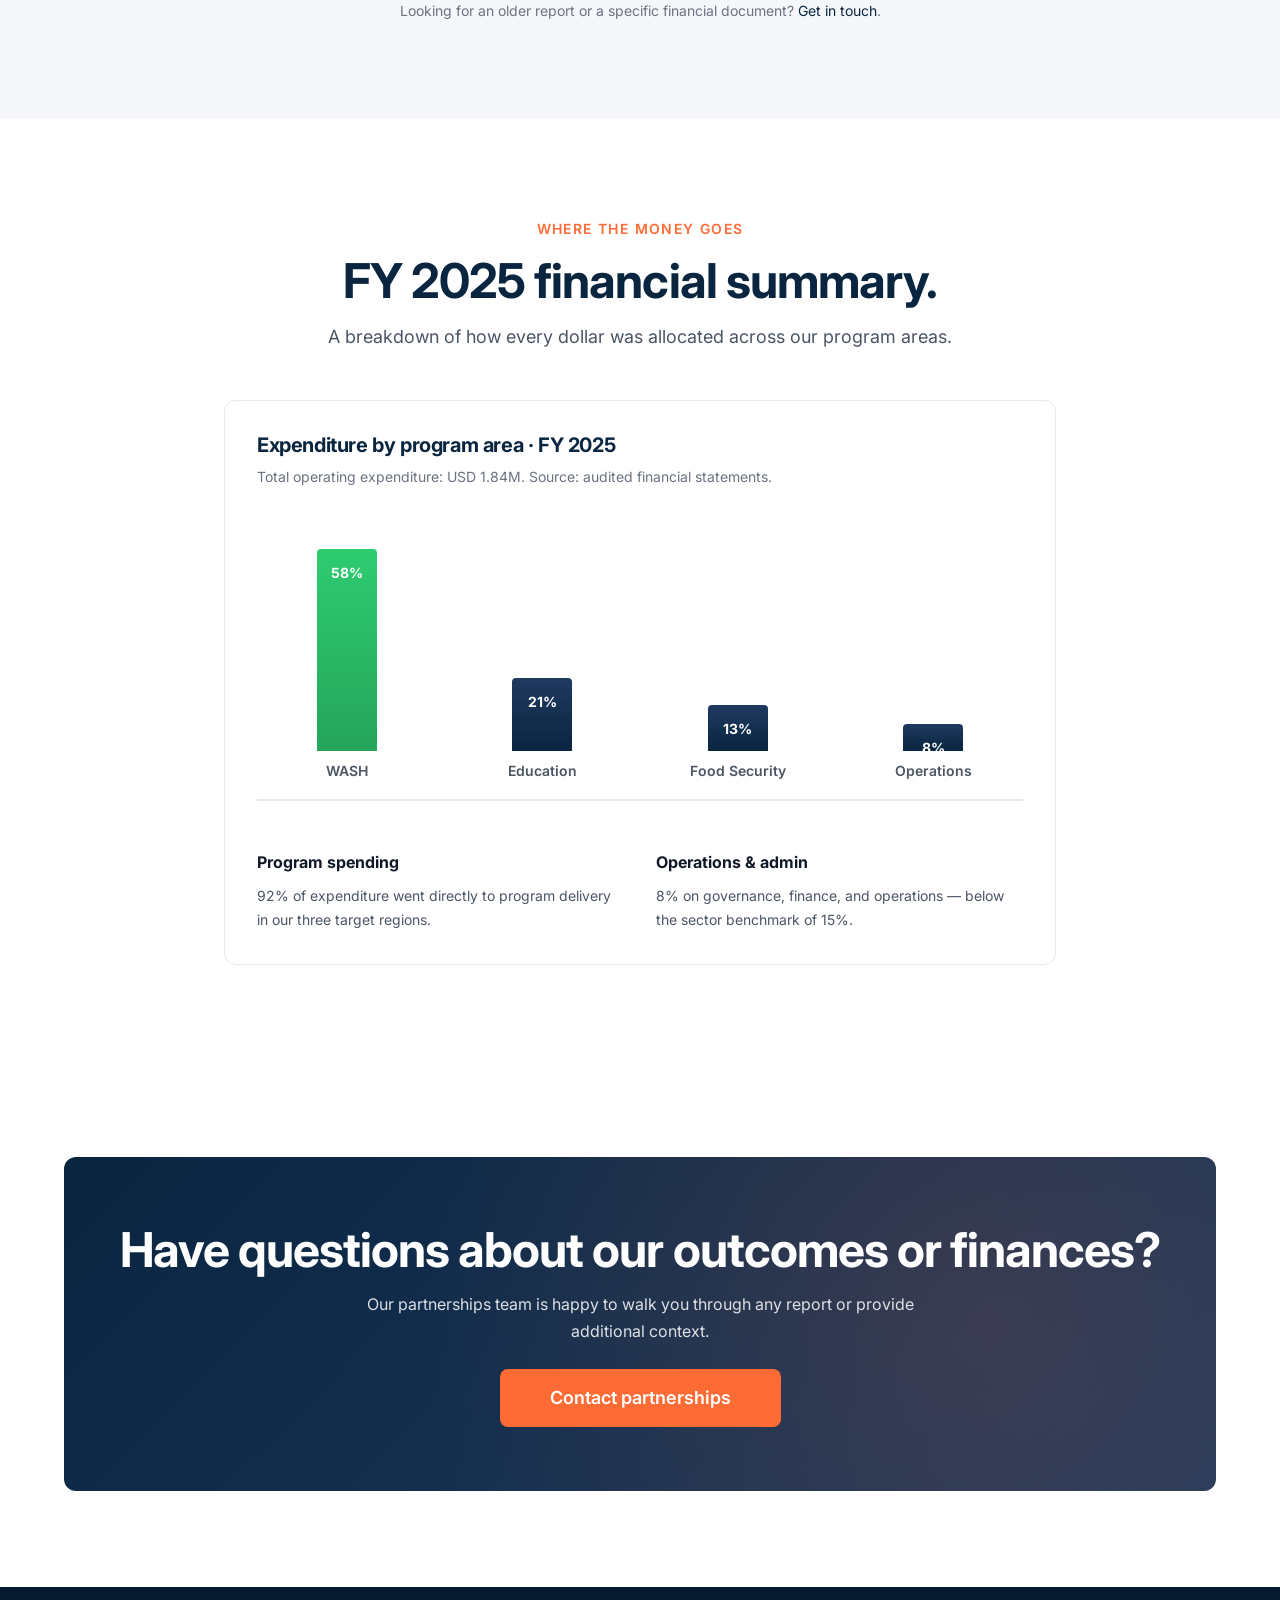
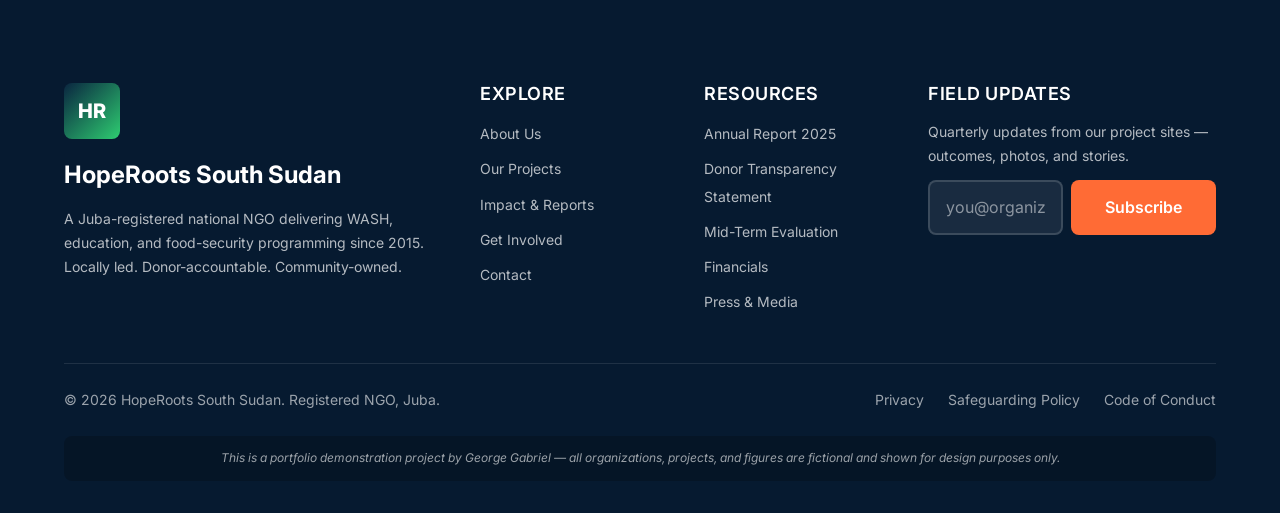
<file: impact.html>
<!DOCTYPE html>
<html lang="en">
<head>
  <meta charset="UTF-8" />
  <meta name="viewport" content="width=device-width, initial-scale=1.0" />
  <meta name="theme-color" content="#0a2540" />
  <title>Impact &amp; Reports — HopeRoots South Sudan</title>
  <meta name="description" content="Annual reports, evaluations, and transparency documents from HopeRoots South Sudan. Verified outcomes across WASH, education, and food-security programs." />

  <link rel="icon" type="image/svg+xml" href="data:image/svg+xml,%3Csvg xmlns='http://www.w3.org/2000/svg' viewBox='0 0 64 64'%3E%3Crect width='64' height='64' rx='12' fill='%230a2540'/%3E%3Ctext x='32' y='42' font-family='Inter,sans-serif' font-size='28' font-weight='800' fill='%232ecc71' text-anchor='middle'%3EHR%3C/text%3E%3C/svg%3E" />

  <link rel="preconnect" href="https://fonts.googleapis.com" />
  <link rel="preconnect" href="https://fonts.gstatic.com" crossorigin />
  <link href="https://fonts.googleapis.com/css2?family=Inter:wght@400;500;600;700;800&display=swap" rel="stylesheet" />

  <link rel="stylesheet" href="css/base.css" />
  <link rel="stylesheet" href="css/layout.css" />
  <link rel="stylesheet" href="css/components.css" />
</head>
<body data-page="impact">

  <a href="#main" class="skip-link">Skip to main content</a>

  <div class="utility-bar">
    <div class="container utility-bar__inner">
      <div class="utility-bar__info">
        <span>
          <svg viewBox="0 0 24 24" fill="none" stroke="currentColor" stroke-width="2" aria-hidden="true"><path d="M22 16.92v3a2 2 0 0 1-2.18 2 19.79 19.79 0 0 1-8.63-3.07 19.5 19.5 0 0 1-6-6 19.79 19.79 0 0 1-3.07-8.67A2 2 0 0 1 4.11 2h3a2 2 0 0 1 2 1.72c.13.96.37 1.9.7 2.81a2 2 0 0 1-.45 2.11L8.09 9.91a16 16 0 0 0 6 6l1.27-1.27a2 2 0 0 1 2.11-.45c.91.33 1.85.57 2.81.7A2 2 0 0 1 22 16.92Z"/></svg>
          +211 912 345 678
        </span>
        <span>
          <svg viewBox="0 0 24 24" fill="none" stroke="currentColor" stroke-width="2" aria-hidden="true"><path d="M4 4h16c1.1 0 2 .9 2 2v12c0 1.1-.9 2-2 2H4c-1.1 0-2-.9-2-2V6c0-1.1.9-2 2-2Z"/><path d="m22 6-10 7L2 6"/></svg>
          partners@hoperoots-ss.org
        </span>
        <span>
          <svg viewBox="0 0 24 24" fill="none" stroke="currentColor" stroke-width="2" aria-hidden="true"><path d="M21 10c0 7-9 13-9 13s-9-6-9-13a9 9 0 0 1 18 0Z"/><circle cx="12" cy="10" r="3"/></svg>
          Juba, South Sudan
        </span>
      </div>
      <div><a href="get-involved.html#newsletter">Sign up for field updates</a></div>
    </div>
  </div>

  <header class="site-header" role="banner">
    <div class="container">
      <nav class="nav" aria-label="Primary">
        <a href="index.html" class="nav__brand">
          <span class="nav__logo" aria-hidden="true">HR</span>
          <span class="nav__brand-text">
            <span class="nav__brand-name">HopeRoots</span>
            <span class="nav__brand-tag">South Sudan</span>
          </span>
        </a>
        <ul class="nav__menu">
          <li><a href="index.html" class="nav__link">Home</a></li>
          <li><a href="about.html" class="nav__link">About</a></li>
          <li><a href="projects.html" class="nav__link">Projects</a></li>
          <li><a href="impact.html" class="nav__link is-active">Impact</a></li>
          <li><a href="get-involved.html" class="nav__link">Get Involved</a></li>
          <li><a href="contact.html" class="nav__link">Contact</a></li>
        </ul>
        <a href="get-involved.html" class="btn btn--primary nav__cta">Donate</a>
        <button class="nav__toggle" aria-label="Open menu" aria-expanded="false" aria-controls="mobile-menu">
          <svg viewBox="0 0 24 24" fill="none" stroke="currentColor" stroke-width="2" aria-hidden="true"><line x1="3" y1="6" x2="21" y2="6"/><line x1="3" y1="12" x2="21" y2="12"/><line x1="3" y1="18" x2="21" y2="18"/></svg>
        </button>
      </nav>
    </div>
  </header>

  <div class="mobile-menu" id="mobile-menu" role="dialog" aria-modal="true" aria-label="Menu">
    <div class="mobile-menu__panel">
      <div class="mobile-menu__header">
        <a href="index.html" class="nav__brand">
          <span class="nav__logo" aria-hidden="true">HR</span>
          <span class="nav__brand-text">
            <span class="nav__brand-name">HopeRoots</span>
            <span class="nav__brand-tag">South Sudan</span>
          </span>
        </a>
        <button class="mobile-menu__close" aria-label="Close menu">
          <svg viewBox="0 0 24 24" fill="none" stroke="currentColor" stroke-width="2" aria-hidden="true"><line x1="18" y1="6" x2="6" y2="18"/><line x1="6" y1="6" x2="18" y2="18"/></svg>
        </button>
      </div>
      <ul class="mobile-menu__nav">
        <li><a href="index.html" class="mobile-menu__link">Home</a></li>
        <li><a href="about.html" class="mobile-menu__link">About Us</a></li>
        <li><a href="projects.html" class="mobile-menu__link">Our Projects</a></li>
        <li><a href="impact.html" class="mobile-menu__link is-active">Impact &amp; Reports</a></li>
        <li><a href="get-involved.html" class="mobile-menu__link">Get Involved</a></li>
        <li><a href="contact.html" class="mobile-menu__link">Contact</a></li>
      </ul>
      <div class="mobile-menu__cta">
        <a href="get-involved.html" class="btn btn--primary btn--full btn--large">Donate Now</a>
      </div>
    </div>
  </div>

  <main id="main">

    <section class="page-header" aria-labelledby="page-title">
      <div class="container">
        <div class="page-header__inner">
          <span class="page-header__eyebrow">Impact &amp; Reports</span>
          <h1 id="page-title" class="page-header__title">Transparency is non-negotiable.</h1>
          <p class="page-header__lead">
            Every figure on this page is verified by our M&amp;E team and reconciled against
            our published financial statements. Every report below is downloadable as PDF.
          </p>
        </div>
      </div>
    </section>

    <!-- Cumulative impact stats -->
    <section class="section" aria-labelledby="cumulative-title">
      <div class="container">
        <div class="section-header">
          <span class="eyebrow">Cumulative Impact · 2021 – 2025</span>
          <h2 id="cumulative-title">Five years of outcomes.</h2>
        </div>

        <div class="stats">
          <div class="stat">
            <span class="stat__number" data-target="42" data-suffix="">0</span>
            <span class="stat__label">Boreholes drilled</span>
          </div>
          <div class="stat">
            <span class="stat__number" data-target="11722" data-suffix="+">0</span>
            <span class="stat__label">People with clean water</span>
          </div>
          <div class="stat">
            <span class="stat__number" data-target="6" data-suffix="">0</span>
            <span class="stat__label">Schools reached</span>
          </div>
          <div class="stat">
            <span class="stat__number" data-target="4200" data-suffix="">0</span>
            <span class="stat__label">Households in food program</span>
          </div>
        </div>
      </div>
    </section>

    <!-- Bar chart -->
    <section class="section section--alt" aria-labelledby="chart-title">
      <div class="container">
        <div class="chart">
          <h3 class="chart__title" id="chart-title">Boreholes drilled per year · 2021 – 2025</h3>
          <p class="chart__subtitle">
            Annual commissioning under the Clean Water for Warrap program. Cumulative
            total: 42 boreholes across Gogrial East and Gogrial West.
          </p>

          <div class="chart__legend">
            <div class="chart__legend-item">
              <span class="chart__legend-color" style="background: linear-gradient(180deg, var(--color-primary-light) 0%, var(--color-primary) 100%);"></span>
              Boreholes commissioned
            </div>
            <div class="chart__legend-item">
              <span class="chart__legend-color" style="background: linear-gradient(180deg, var(--color-accent-green) 0%, var(--color-accent-green-dark) 100%);"></span>
              Cumulative total
            </div>
          </div>

          <!-- CSS-only bar chart. Heights set inline via style attributes. -->
          <div class="chart__bars" role="img" aria-label="Bar chart: 6 boreholes in 2021, 8 in 2022, 10 in 2023, 11 in 2024, 7 in 2025. Cumulative total: 42.">

            <div class="chart__bar-group">
              <div class="chart__bar" style="height: 50%;">
                <span>6</span>
              </div>
              <span class="chart__year">2021</span>
            </div>

            <div class="chart__bar-group">
              <div class="chart__bar" style="height: 66.7%;">
                <span>8</span>
              </div>
              <span class="chart__year">2022</span>
            </div>

            <div class="chart__bar-group">
              <div class="chart__bar" style="height: 83.3%;">
                <span>10</span>
              </div>
              <span class="chart__year">2023</span>
            </div>

            <div class="chart__bar-group">
              <div class="chart__bar chart__bar--highlight" style="height: 91.7%;">
                <span>11</span>
              </div>
              <span class="chart__year">2024</span>
            </div>

            <div class="chart__bar-group">
              <div class="chart__bar" style="height: 58.3%;">
                <span>7</span>
              </div>
              <span class="chart__year">2025</span>
            </div>
          </div>

          <p style="margin-top: var(--space-7); font-size: var(--fs-sm); color: var(--color-text-light);">
            <strong style="color: var(--color-text);">Methodology:</strong> Counts verified
            against site completion certificates and commissioning reports, independently
            audited in our 2024 Mid-Term Evaluation.
          </p>
        </div>
      </div>
    </section>

    <!-- Outcomes detail -->
    <section class="section" aria-labelledby="outcomes-title">
      <div class="container">
        <div class="section-header">
          <span class="eyebrow">Beyond the numbers</span>
          <h2 id="outcomes-title">What the data means for families.</h2>
        </div>

        <div class="grid grid--3">
          <article class="card card--hover">
            <h3 style="font-size: var(--fs-xl); margin-bottom: var(--space-3);">
              <span style="color: var(--color-accent-green-dark); font-size: var(--fs-3xl); display: block; margin-bottom: var(--space-2);">3 hours</span>
              Returned to every girl, every day
            </h3>
            <p>
              Before a borehole, women and girls in our target communities walked an
              average of 3 hours per day to collect water. That time now goes to school,
              childcare, and income-generating work.
            </p>
          </article>

          <article class="card card--hover">
            <h3 style="font-size: var(--fs-xl); margin-bottom: var(--space-3);">
              <span style="color: var(--color-accent-green-dark); font-size: var(--fs-3xl); display: block; margin-bottom: var(--space-2);">41%</span>
              Increase in girls' school attendance
            </h3>
            <p>
              In target schools under the completed Girls' Education in Tonj project,
              girls' attendance rose 41% over the project lifetime after safe,
              girl-friendly WASH facilities were introduced.
            </p>
          </article>

          <article class="card card--hover">
            <h3 style="font-size: var(--fs-xl); margin-bottom: var(--space-3);">
              <span style="color: var(--color-accent-green-dark); font-size: var(--fs-3xl); display: block; margin-bottom: var(--space-2);">96%</span>
              Boreholes still functional at 12 months
            </h3>
            <p>
              Independent verification in 2024 found 96% of boreholes commissioned since
              2021 still functional at the 12-month mark — well above the sector benchmark
              of 80%.
            </p>
          </article>
        </div>
      </div>
    </section>

    <!-- Reports section -->
    <section class="section section--alt" id="reports" aria-labelledby="reports-title">
      <div class="container">
        <div class="section-header">
          <span class="eyebrow">Reports &amp; Documents</span>
          <h2 id="reports-title">Downloadable publications.</h2>
          <p>All reports are published as PDFs and updated annually.</p>
        </div>

        <div class="grid grid--2" style="max-width: 880px; margin: 0 auto;">

          <a href="#" class="report-card">
            <div class="report-card__icon" aria-hidden="true">
              <svg viewBox="0 0 24 24" fill="none" stroke="currentColor" stroke-width="2"><path d="M14 2H6a2 2 0 0 0-2 2v16a2 2 0 0 0 2 2h12a2 2 0 0 0 2-2V8z"/><path d="M14 2v6h6"/><path d="M16 13H8"/><path d="M16 17H8"/><path d="M10 9H8"/></svg>
            </div>
            <div class="report-card__body">
              <h3 class="report-card__title">Annual Report 2025</h3>
              <p class="report-card__meta">PDF · 4.2 MB · 48 pages · Published March 2026</p>
            </div>
            <svg viewBox="0 0 24 24" fill="none" stroke="currentColor" stroke-width="2" aria-hidden="true" style="color: var(--color-primary); flex-shrink: 0;"><path d="M21 15v4a2 2 0 0 1-2 2H5a2 2 0 0 1-2-2v-4"/><path d="m7 10 5 5 5-5"/><path d="M12 15V3"/></svg>
          </a>

          <a href="#" class="report-card">
            <div class="report-card__icon" aria-hidden="true">
              <svg viewBox="0 0 24 24" fill="none" stroke="currentColor" stroke-width="2"><path d="M14 2H6a2 2 0 0 0-2 2v16a2 2 0 0 0 2 2h12a2 2 0 0 0 2-2V8z"/><path d="M14 2v6h6"/><path d="M16 13H8"/><path d="M16 17H8"/><path d="M10 9H8"/></svg>
            </div>
            <div class="report-card__body">
              <h3 class="report-card__title">Mid-Term Evaluation · Clean Water for Warrap</h3>
              <p class="report-card__meta">PDF · 2.8 MB · 36 pages · Independent evaluator · November 2024</p>
            </div>
            <svg viewBox="0 0 24 24" fill="none" stroke="currentColor" stroke-width="2" aria-hidden="true" style="color: var(--color-primary); flex-shrink: 0;"><path d="M21 15v4a2 2 0 0 1-2 2H5a2 2 0 0 1-2-2v-4"/><path d="m7 10 5 5 5-5"/><path d="M12 15V3"/></svg>
          </a>

          <a href="#" class="report-card">
            <div class="report-card__icon" aria-hidden="true">
              <svg viewBox="0 0 24 24" fill="none" stroke="currentColor" stroke-width="2"><path d="M14 2H6a2 2 0 0 0-2 2v16a2 2 0 0 0 2 2h12a2 2 0 0 0 2-2V8z"/><path d="M14 2v6h6"/><path d="M16 13H8"/><path d="M16 17H8"/><path d="M10 9H8"/></svg>
            </div>
            <div class="report-card__body">
              <h3 class="report-card__title">Donor Transparency Statement 2025</h3>
              <p class="report-card__meta">PDF · 1.4 MB · 18 pages · Published January 2026</p>
            </div>
            <svg viewBox="0 0 24 24" fill="none" stroke="currentColor" stroke-width="2" aria-hidden="true" style="color: var(--color-primary); flex-shrink: 0;"><path d="M21 15v4a2 2 0 0 1-2 2H5a2 2 0 0 1-2-2v-4"/><path d="m7 10 5 5 5-5"/><path d="M12 15V3"/></svg>
          </a>

          <a href="#" class="report-card">
            <div class="report-card__icon" aria-hidden="true">
              <svg viewBox="0 0 24 24" fill="none" stroke="currentColor" stroke-width="2"><path d="M14 2H6a2 2 0 0 0-2 2v16a2 2 0 0 0 2 2h12a2 2 0 0 0 2-2V8z"/><path d="M14 2v6h6"/><path d="M16 13H8"/><path d="M16 17H8"/><path d="M10 9H8"/></svg>
            </div>
            <div class="report-card__body">
              <h3 class="report-card__title">Audited Financial Statements 2025</h3>
              <p class="report-card__meta">PDF · 0.9 MB · 22 pages · External auditor · December 2025</p>
            </div>
            <svg viewBox="0 0 24 24" fill="none" stroke="currentColor" stroke-width="2" aria-hidden="true" style="color: var(--color-primary); flex-shrink: 0;"><path d="M21 15v4a2 2 0 0 1-2 2H5a2 2 0 0 1-2-2v-4"/><path d="m7 10 5 5 5-5"/><path d="M12 15V3"/></svg>
          </a>

          <a href="#" class="report-card">
            <div class="report-card__icon" aria-hidden="true">
              <svg viewBox="0 0 24 24" fill="none" stroke="currentColor" stroke-width="2"><path d="M14 2H6a2 2 0 0 0-2 2v16a2 2 0 0 0 2 2h12a2 2 0 0 0 2-2V8z"/><path d="M14 2v6h6"/><path d="M16 13H8"/><path d="M16 17H8"/><path d="M10 9H8"/></svg>
            </div>
            <div class="report-card__body">
              <h3 class="report-card__title">Safeguarding Policy</h3>
              <p class="report-card__meta">PDF · 0.6 MB · 14 pages · Reviewed annually</p>
            </div>
            <svg viewBox="0 0 24 24" fill="none" stroke="currentColor" stroke-width="2" aria-hidden="true" style="color: var(--color-primary); flex-shrink: 0;"><path d="M21 15v4a2 2 0 0 1-2 2H5a2 2 0 0 1-2-2v-4"/><path d="m7 10 5 5 5-5"/><path d="M12 15V3"/></svg>
          </a>

          <a href="#" class="report-card">
            <div class="report-card__icon" aria-hidden="true">
              <svg viewBox="0 0 24 24" fill="none" stroke="currentColor" stroke-width="2"><path d="M14 2H6a2 2 0 0 0-2 2v16a2 2 0 0 0 2 2h12a2 2 0 0 0 2-2V8z"/><path d="M14 2v6h6"/><path d="M16 13H8"/><path d="M16 17H8"/><path d="M10 9H8"/></svg>
            </div>
            <div class="report-card__body">
              <h3 class="report-card__title">Final Report · Girls' Education in Tonj</h3>
              <p class="report-card__meta">PDF · 2.1 MB · 28 pages · Published June 2023</p>
            </div>
            <svg viewBox="0 0 24 24" fill="none" stroke="currentColor" stroke-width="2" aria-hidden="true" style="color: var(--color-primary); flex-shrink: 0;"><path d="M21 15v4a2 2 0 0 1-2 2H5a2 2 0 0 1-2-2v-4"/><path d="m7 10 5 5 5-5"/><path d="M12 15V3"/></svg>
          </a>
        </div>

        <p class="text-center" style="margin-top: var(--space-6); font-size: var(--fs-sm); color: var(--color-text-light);">
          Looking for an older report or a specific financial document? <a href="contact.html">Get in touch</a>.
        </p>
      </div>
    </section>

    <!-- Financials -->
    <section class="section" id="financials" aria-labelledby="financials-title">
      <div class="container container--narrow">
        <div class="section-header">
          <span class="eyebrow">Where the money goes</span>
          <h2 id="financials-title">FY 2025 financial summary.</h2>
          <p>A breakdown of how every dollar was allocated across our program areas.</p>
        </div>

        <div class="chart">
          <h3 class="chart__title">Expenditure by program area · FY 2025</h3>
          <p class="chart__subtitle">Total operating expenditure: USD 1.84M. Source: audited financial statements.</p>

          <div class="chart__bars" role="img" aria-label="Bar chart of 2025 expenditure by program area.">

            <div class="chart__bar-group">
              <div class="chart__bar chart__bar--highlight" style="height: 88%;">
                <span>58%</span>
              </div>
              <span class="chart__year">WASH</span>
            </div>

            <div class="chart__bar-group">
              <div class="chart__bar" style="height: 32%;">
                <span>21%</span>
              </div>
              <span class="chart__year">Education</span>
            </div>

            <div class="chart__bar-group">
              <div class="chart__bar" style="height: 20%;">
                <span>13%</span>
              </div>
              <span class="chart__year">Food Security</span>
            </div>

            <div class="chart__bar-group">
              <div class="chart__bar" style="height: 12%;">
                <span>8%</span>
              </div>
              <span class="chart__year">Operations</span>
            </div>
          </div>

          <div class="grid grid--2" style="margin-top: var(--space-7);">
            <div>
              <strong style="color: var(--color-text);">Program spending</strong>
              <p style="font-size: var(--fs-sm); margin-top: var(--space-2);">
                92% of expenditure went directly to program delivery in our three
                target regions.
              </p>
            </div>
            <div>
              <strong style="color: var(--color-text);">Operations &amp; admin</strong>
              <p style="font-size: var(--fs-sm); margin-top: var(--space-2);">
                8% on governance, finance, and operations — below the sector benchmark
                of 15%.
              </p>
            </div>
          </div>
        </div>
      </div>
    </section>

    <!-- CTA -->
    <section class="section">
      <div class="container">
        <div class="cta-banner">
          <h2>Have questions about our outcomes or finances?</h2>
          <p>Our partnerships team is happy to walk you through any report or provide
            additional context.</p>
          <div class="btn-group" style="justify-content: center;">
            <a href="contact.html" class="btn btn--primary btn--large">Contact partnerships</a>
          </div>
        </div>
      </div>
    </section>

  </main>

  <footer class="site-footer" role="contentinfo">
    <div class="container">
      <div class="footer-grid">
        <div class="footer-brand">
          <div class="footer-brand__logo" aria-hidden="true">HR</div>
          <div class="footer-brand__name">HopeRoots South Sudan</div>
          <p class="footer-brand__desc">
            A Juba-registered national NGO delivering WASH, education, and food-security
            programming since 2015. Locally led. Donor-accountable. Community-owned.
          </p>
        </div>

        <div>
          <h4>Explore</h4>
          <ul class="footer-links">
            <li><a href="about.html">About Us</a></li>
            <li><a href="projects.html">Our Projects</a></li>
            <li><a href="impact.html">Impact &amp; Reports</a></li>
            <li><a href="get-involved.html">Get Involved</a></li>
            <li><a href="contact.html">Contact</a></li>
          </ul>
        </div>

        <div>
          <h4>Resources</h4>
          <ul class="footer-links">
            <li><a href="impact.html#reports">Annual Report 2025</a></li>
            <li><a href="impact.html#reports">Donor Transparency Statement</a></li>
            <li><a href="impact.html#reports">Mid-Term Evaluation</a></li>
            <li><a href="impact.html#financials">Financials</a></li>
            <li><a href="contact.html#press">Press &amp; Media</a></li>
          </ul>
        </div>

        <div class="footer-newsletter" id="newsletter">
          <h4>Field Updates</h4>
          <p>Quarterly updates from our project sites — outcomes, photos, and stories.</p>
          <form class="newsletter-form" data-validate data-success-message="Thank you for subscribing. Watch your inbox for our next quarterly update.">
            <label for="footer-email" class="sr-only">Email address</label>
            <input id="footer-email" class="form-input" type="email" name="email" placeholder="you@organization.org" required />
            <button type="submit" class="btn btn--primary">Subscribe</button>
          </form>
          <div class="form-success" role="status" aria-live="polite"></div>
        </div>
      </div>

      <div class="footer-bottom">
        <div>© <span data-year>2025</span> HopeRoots South Sudan. Registered NGO, Juba.</div>
        <div class="footer-bottom__credits">
          <a href="#">Privacy</a>
          <a href="#">Safeguarding Policy</a>
          <a href="#">Code of Conduct</a>
        </div>
      </div>

      <div class="footer-disclaimer">
        This is a portfolio demonstration project by George Gabriel — all organizations,
        projects, and figures are fictional and shown for design purposes only.
      </div>
    </div>
  </footer>

  <script src="js/main.js"></script>
</body>
</html>
</file>
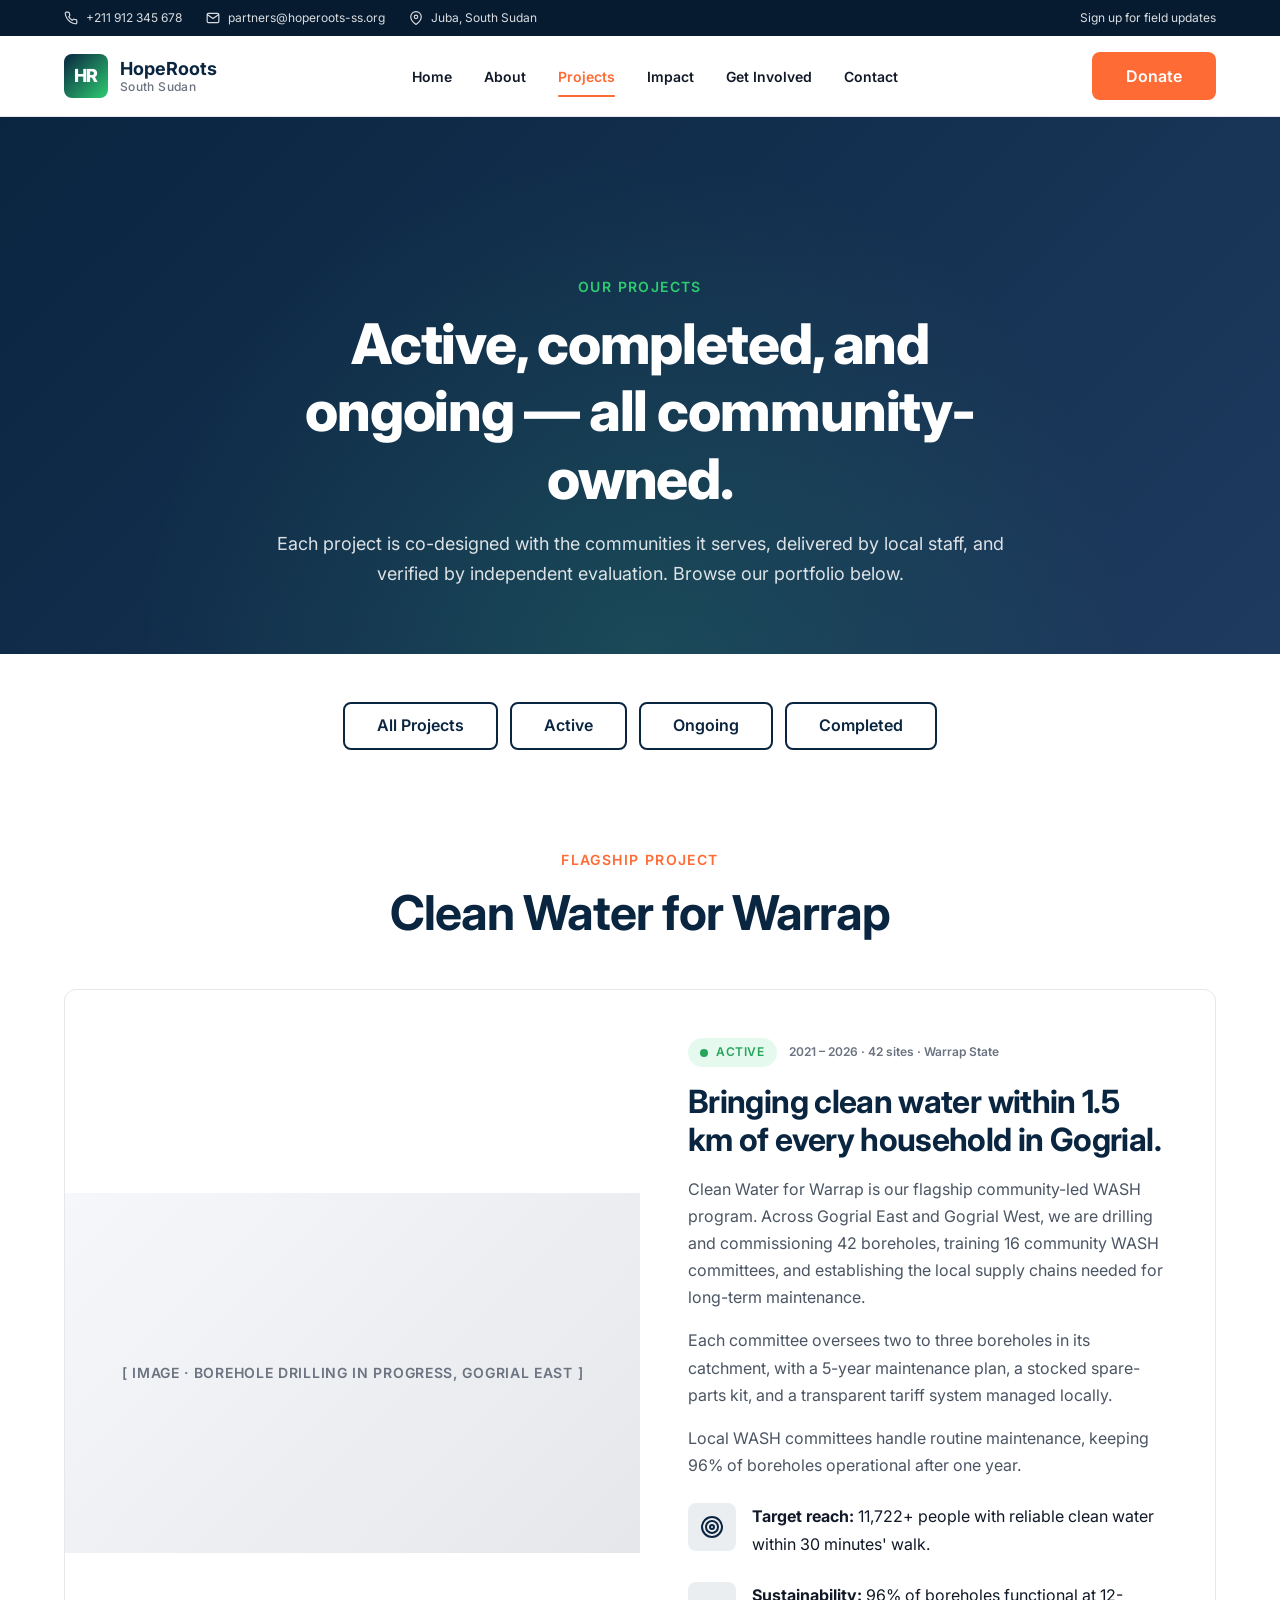
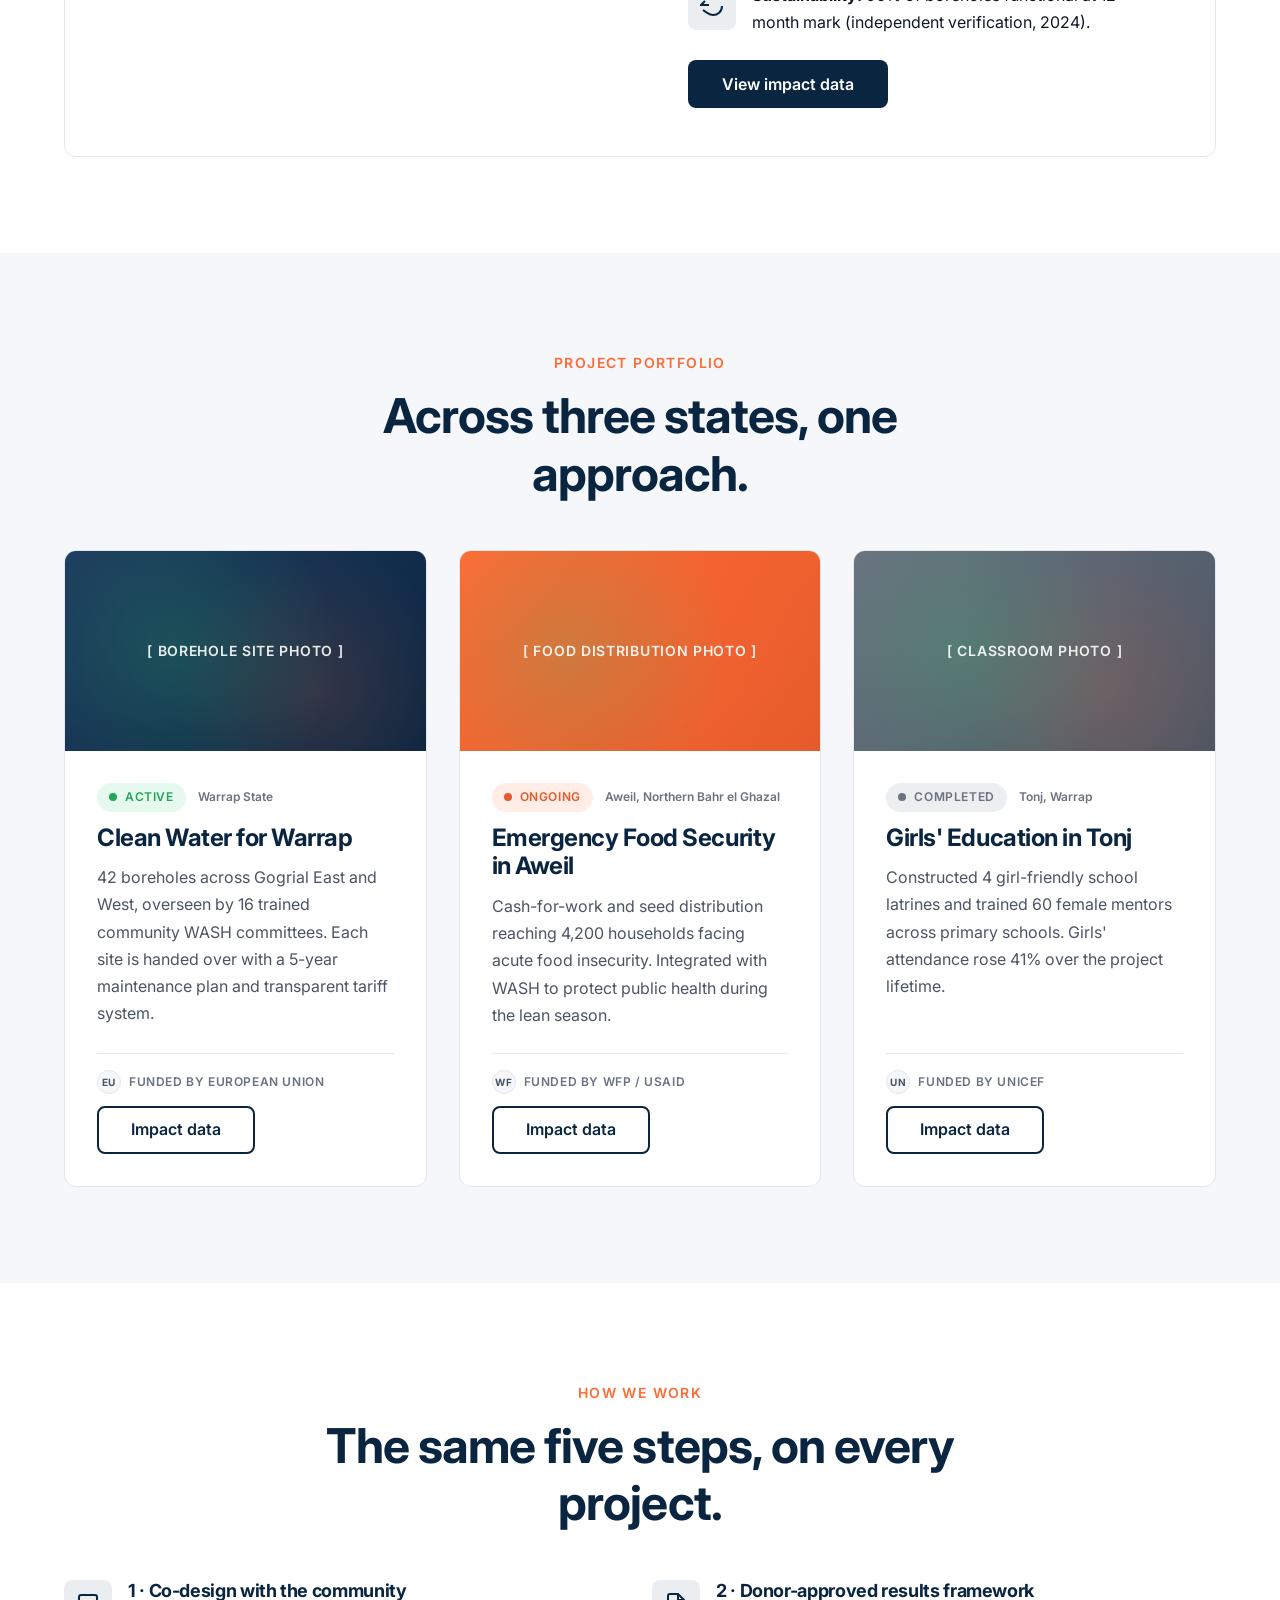
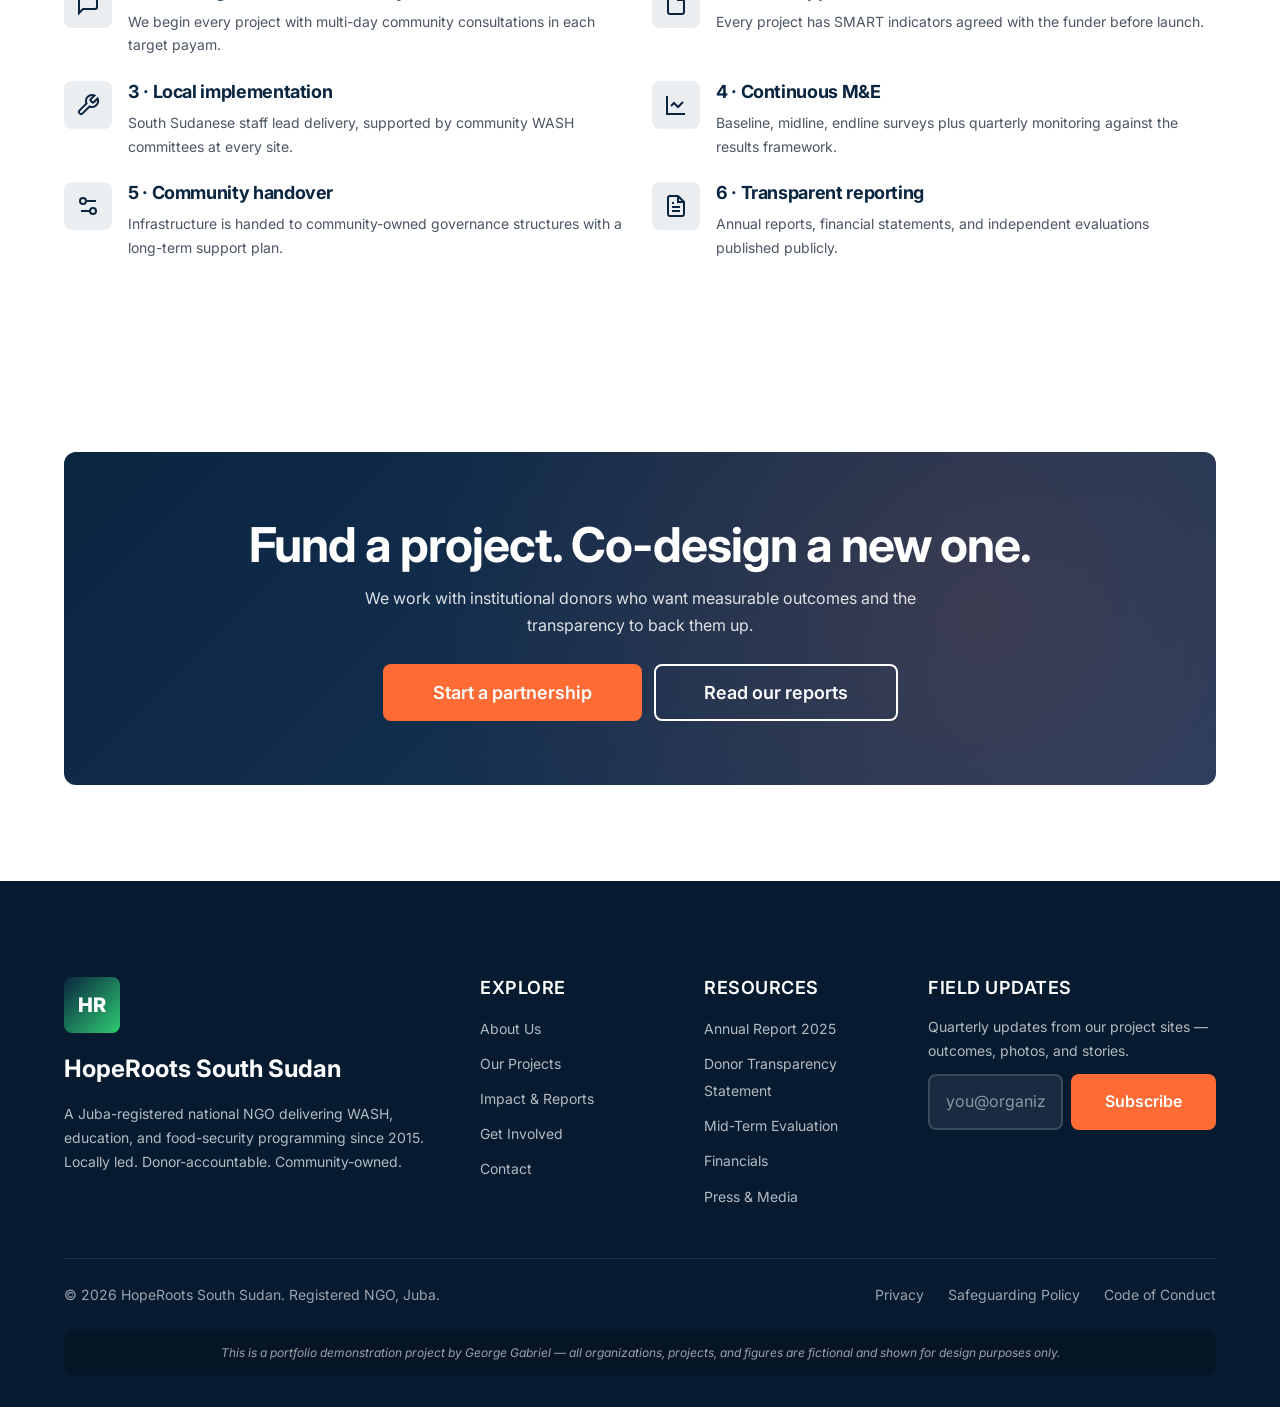
<file: projects.html>
<!DOCTYPE html>
<html lang="en">
<head>
  <meta charset="UTF-8" />
  <meta name="viewport" content="width=device-width, initial-scale=1.0" />
  <meta name="theme-color" content="#0a2540" />
  <title>Our Projects — HopeRoots South Sudan</title>
  <meta name="description" content="Active, completed, and ongoing projects from HopeRoots South Sudan across Warrap, Tonj, and Aweil." />

  <link rel="icon" type="image/svg+xml" href="data:image/svg+xml,%3Csvg xmlns='http://www.w3.org/2000/svg' viewBox='0 0 64 64'%3E%3Crect width='64' height='64' rx='12' fill='%230a2540'/%3E%3Ctext x='32' y='42' font-family='Inter,sans-serif' font-size='28' font-weight='800' fill='%232ecc71' text-anchor='middle'%3EHR%3C/text%3E%3C/svg%3E" />

  <link rel="preconnect" href="https://fonts.googleapis.com" />
  <link rel="preconnect" href="https://fonts.gstatic.com" crossorigin />
  <link href="https://fonts.googleapis.com/css2?family=Inter:wght@400;500;600;700;800&display=swap" rel="stylesheet" />

  <link rel="stylesheet" href="css/base.css" />
  <link rel="stylesheet" href="css/layout.css" />
  <link rel="stylesheet" href="css/components.css" />
</head>
<body data-page="projects">

  <a href="#main" class="skip-link">Skip to main content</a>

  <div class="utility-bar">
    <div class="container utility-bar__inner">
      <div class="utility-bar__info">
        <span>
          <svg viewBox="0 0 24 24" fill="none" stroke="currentColor" stroke-width="2" aria-hidden="true"><path d="M22 16.92v3a2 2 0 0 1-2.18 2 19.79 19.79 0 0 1-8.63-3.07 19.5 19.5 0 0 1-6-6 19.79 19.79 0 0 1-3.07-8.67A2 2 0 0 1 4.11 2h3a2 2 0 0 1 2 1.72c.13.96.37 1.9.7 2.81a2 2 0 0 1-.45 2.11L8.09 9.91a16 16 0 0 0 6 6l1.27-1.27a2 2 0 0 1 2.11-.45c.91.33 1.85.57 2.81.7A2 2 0 0 1 22 16.92Z"/></svg>
          +211 912 345 678
        </span>
        <span>
          <svg viewBox="0 0 24 24" fill="none" stroke="currentColor" stroke-width="2" aria-hidden="true"><path d="M4 4h16c1.1 0 2 .9 2 2v12c0 1.1-.9 2-2 2H4c-1.1 0-2-.9-2-2V6c0-1.1.9-2 2-2Z"/><path d="m22 6-10 7L2 6"/></svg>
          partners@hoperoots-ss.org
        </span>
        <span>
          <svg viewBox="0 0 24 24" fill="none" stroke="currentColor" stroke-width="2" aria-hidden="true"><path d="M21 10c0 7-9 13-9 13s-9-6-9-13a9 9 0 0 1 18 0Z"/><circle cx="12" cy="10" r="3"/></svg>
          Juba, South Sudan
        </span>
      </div>
      <div><a href="get-involved.html#newsletter">Sign up for field updates</a></div>
    </div>
  </div>

  <header class="site-header" role="banner">
    <div class="container">
      <nav class="nav" aria-label="Primary">
        <a href="index.html" class="nav__brand">
          <span class="nav__logo" aria-hidden="true">HR</span>
          <span class="nav__brand-text">
            <span class="nav__brand-name">HopeRoots</span>
            <span class="nav__brand-tag">South Sudan</span>
          </span>
        </a>
        <ul class="nav__menu">
          <li><a href="index.html" class="nav__link">Home</a></li>
          <li><a href="about.html" class="nav__link">About</a></li>
          <li><a href="projects.html" class="nav__link is-active">Projects</a></li>
          <li><a href="impact.html" class="nav__link">Impact</a></li>
          <li><a href="get-involved.html" class="nav__link">Get Involved</a></li>
          <li><a href="contact.html" class="nav__link">Contact</a></li>
        </ul>
        <a href="get-involved.html" class="btn btn--primary nav__cta">Donate</a>
        <button class="nav__toggle" aria-label="Open menu" aria-expanded="false" aria-controls="mobile-menu">
          <svg viewBox="0 0 24 24" fill="none" stroke="currentColor" stroke-width="2" aria-hidden="true"><line x1="3" y1="6" x2="21" y2="6"/><line x1="3" y1="12" x2="21" y2="12"/><line x1="3" y1="18" x2="21" y2="18"/></svg>
        </button>
      </nav>
    </div>
  </header>

  <div class="mobile-menu" id="mobile-menu" role="dialog" aria-modal="true" aria-label="Menu">
    <div class="mobile-menu__panel">
      <div class="mobile-menu__header">
        <a href="index.html" class="nav__brand">
          <span class="nav__logo" aria-hidden="true">HR</span>
          <span class="nav__brand-text">
            <span class="nav__brand-name">HopeRoots</span>
            <span class="nav__brand-tag">South Sudan</span>
          </span>
        </a>
        <button class="mobile-menu__close" aria-label="Close menu">
          <svg viewBox="0 0 24 24" fill="none" stroke="currentColor" stroke-width="2" aria-hidden="true"><line x1="18" y1="6" x2="6" y2="18"/><line x1="6" y1="6" x2="18" y2="18"/></svg>
        </button>
      </div>
      <ul class="mobile-menu__nav">
        <li><a href="index.html" class="mobile-menu__link">Home</a></li>
        <li><a href="about.html" class="mobile-menu__link">About Us</a></li>
        <li><a href="projects.html" class="mobile-menu__link is-active">Our Projects</a></li>
        <li><a href="impact.html" class="mobile-menu__link">Impact &amp; Reports</a></li>
        <li><a href="get-involved.html" class="mobile-menu__link">Get Involved</a></li>
        <li><a href="contact.html" class="mobile-menu__link">Contact</a></li>
      </ul>
      <div class="mobile-menu__cta">
        <a href="get-involved.html" class="btn btn--primary btn--full btn--large">Donate Now</a>
      </div>
    </div>
  </div>

  <main id="main">

    <section class="page-header" aria-labelledby="page-title">
      <div class="container">
        <div class="page-header__inner">
          <span class="page-header__eyebrow">Our Projects</span>
          <h1 id="page-title" class="page-header__title">Active, completed, and ongoing — all community-owned.</h1>
          <p class="page-header__lead">
            Each project is co-designed with the communities it serves, delivered by local
            staff, and verified by independent evaluation. Browse our portfolio below.
          </p>
        </div>
      </div>
    </section>

    <!-- Filter chips (visual only, no JS) -->
    <section style="padding-top: var(--space-7); padding-bottom: 0;">
      <div class="container">
        <div class="btn-group" style="justify-content: center;">
          <button class="btn btn--ghost" aria-pressed="true">All Projects</button>
          <button class="btn btn--ghost" aria-pressed="false">Active</button>
          <button class="btn btn--ghost" aria-pressed="false">Ongoing</button>
          <button class="btn btn--ghost" aria-pressed="false">Completed</button>
        </div>
      </div>
    </section>

    <!-- Featured / Active project -->
    <section class="section" aria-labelledby="featured-title">
      <div class="container">
        <div class="section-header">
          <span class="eyebrow">Flagship Project</span>
          <h2 id="featured-title">Clean Water for Warrap</h2>
        </div>

        <article class="card" style="padding: 0; overflow: hidden;">
          <div class="two-col" style="padding: 0; gap: 0;">
            <div class="two-col__visual" style="aspect-ratio: auto; min-height: 360px; border-radius: 0;" aria-label="Placeholder for project photograph: borehole under construction in Warrap State">
              [ Image · Borehole drilling in progress, Gogrial East ]
            </div>
            <div class="two-col__content" style="padding: var(--space-7);">
              <div class="project-card__meta" style="margin-bottom: var(--space-4);">
                <span class="badge badge--active">Active</span>
                <span style="font-size: var(--fs-xs); color: var(--color-text-light); font-weight: 600;">2021 – 2026 · 42 sites · Warrap State</span>
              </div>
              <h3 style="font-size: var(--fs-2xl);">Bringing clean water within 1.5 km of every household in Gogrial.</h3>
              <p style="margin-top: var(--space-4);">
                Clean Water for Warrap is our flagship community-led WASH program. Across
                Gogrial East and Gogrial West, we are drilling and commissioning 42
                boreholes, training 16 community WASH committees, and establishing the
                local supply chains needed for long-term maintenance.
              </p>
              <p>
                Each committee oversees two to three boreholes in its catchment, with a
                5-year maintenance plan, a stocked spare-parts kit, and a transparent
                tariff system managed locally.
              </p>
              <p style="margin-top: var(--space-4);">
                Local WASH committees handle routine maintenance, keeping 96% of boreholes
                operational after one year.
              </p>
              <div class="value-list" style="margin-top: var(--space-5); grid-template-columns: 1fr;">
                <div class="value-item">
                  <div class="value-item__icon" aria-hidden="true">
                    <svg viewBox="0 0 24 24" fill="none" stroke="currentColor" stroke-width="2"><circle cx="12" cy="12" r="10"/><circle cx="12" cy="12" r="6"/><circle cx="12" cy="12" r="2"/></svg>
                  </div>
                  <div>
                    <strong>Target reach:</strong> 11,722+ people with reliable clean water within 30 minutes' walk.
                  </div>
                </div>
                <div class="value-item">
                  <div class="value-item__icon" aria-hidden="true">
                    <svg viewBox="0 0 24 24" fill="none" stroke="currentColor" stroke-width="2"><path d="M9 11H1l4-4"/><path d="M22 12c0 6-4.5 9-9 9-2.4 0-4.6-.9-6.3-2.4L3 16"/></svg>
                  </div>
                  <div>
                    <strong>Sustainability:</strong> 96% of boreholes functional at 12-month mark (independent verification, 2024).
                  </div>
                </div>
              </div>
              <div class="btn-group" style="margin-top: var(--space-5);">
                <a href="impact.html" class="btn btn--secondary">View impact data</a>
              </div>
            </div>
          </div>
        </article>
      </div>
    </section>

    <!-- All projects grid -->
    <section class="section section--alt" aria-labelledby="all-projects-title">
      <div class="container">
        <div class="section-header">
          <span class="eyebrow">Project Portfolio</span>
          <h2 id="all-projects-title">Across three states, one approach.</h2>
        </div>

        <div class="grid grid--3">
          <!-- Active -->
          <article class="project-card">
            <div class="project-card__image" aria-hidden="true">
              <span class="project-card__image-text">[ Borehole site photo ]</span>
            </div>
            <div class="project-card__body">
              <div class="project-card__meta">
                <span class="badge badge--active">Active</span>
                <span style="font-size: var(--fs-xs); color: var(--color-text-light); font-weight: 600;">Warrap State</span>
              </div>
              <h3 class="project-card__title">Clean Water for Warrap</h3>
              <p class="project-card__desc">
                42 boreholes across Gogrial East and West, overseen by 16 trained community
                WASH committees. Each site is handed over with a 5-year maintenance plan and
                transparent tariff system.
              </p>
              <div style="margin-top: auto; padding-top: var(--space-4); border-top: 1px solid var(--color-border);">
                <div class="funding-line" style="margin-bottom: var(--space-3);">
                  <span class="funding-line__mark">EU</span>
                  <span>Funded by European Union</span>
                </div>
                <div class="btn-group">
                  <a href="impact.html" class="btn btn--ghost">Impact data</a>
                </div>
              </div>
            </div>
          </article>

          <!-- Ongoing -->
          <article class="project-card">
            <div class="project-card__image" style="background: linear-gradient(135deg, #ff6b35 0%, #e55a2b 100%);" aria-hidden="true">
              <span class="project-card__image-text">[ Food distribution photo ]</span>
            </div>
            <div class="project-card__body">
              <div class="project-card__meta">
                <span class="badge badge--ongoing">Ongoing</span>
                <span style="font-size: var(--fs-xs); color: var(--color-text-light); font-weight: 600;">Aweil, Northern Bahr el Ghazal</span>
              </div>
              <h3 class="project-card__title">Emergency Food Security in Aweil</h3>
              <p class="project-card__desc">
                Cash-for-work and seed distribution reaching 4,200 households facing acute
                food insecurity. Integrated with WASH to protect public health during the
                lean season.
              </p>
              <div style="margin-top: auto; padding-top: var(--space-4); border-top: 1px solid var(--color-border);">
                <div class="funding-line" style="margin-bottom: var(--space-3);">
                  <span class="funding-line__mark">WF</span>
                  <span>Funded by WFP / USAID</span>
                </div>
                <div class="btn-group">
                  <a href="impact.html" class="btn btn--ghost">Impact data</a>
                </div>
              </div>
            </div>
          </article>

          <!-- Completed -->
          <article class="project-card">
            <div class="project-card__image" style="background: linear-gradient(135deg, #6b7280 0%, #4b5563 100%);" aria-hidden="true">
              <span class="project-card__image-text">[ Classroom photo ]</span>
            </div>
            <div class="project-card__body">
              <div class="project-card__meta">
                <span class="badge badge--completed">Completed</span>
                <span style="font-size: var(--fs-xs); color: var(--color-text-light); font-weight: 600;">Tonj, Warrap</span>
              </div>
              <h3 class="project-card__title">Girls' Education in Tonj</h3>
              <p class="project-card__desc">
                Constructed 4 girl-friendly school latrines and trained 60 female mentors
                across primary schools. Girls' attendance rose 41% over the project lifetime.
              </p>
              <div style="margin-top: auto; padding-top: var(--space-4); border-top: 1px solid var(--color-border);">
                <div class="funding-line" style="margin-bottom: var(--space-3);">
                  <span class="funding-line__mark">UN</span>
                  <span>Funded by UNICEF</span>
                </div>
                <div class="btn-group">
                  <a href="impact.html" class="btn btn--ghost">Impact data</a>
                </div>
              </div>
            </div>
          </article>
        </div>
      </div>
    </section>

    <!-- Approach section -->
    <section class="section" aria-labelledby="approach-title">
      <div class="container">
        <div class="section-header">
          <span class="eyebrow">How We Work</span>
          <h2 id="approach-title">The same five steps, on every project.</h2>
        </div>

        <div class="value-list">
          <div class="value-item">
            <div class="value-item__icon" aria-hidden="true">
              <svg viewBox="0 0 24 24" fill="none" stroke="currentColor" stroke-width="2"><path d="M21 15a2 2 0 0 1-2 2H7l-4 4V5a2 2 0 0 1 2-2h14a2 2 0 0 1 2 2Z"/></svg>
            </div>
            <div>
              <h3 class="value-item__title">1 · Co-design with the community</h3>
              <p class="value-item__desc">We begin every project with multi-day community consultations in each target payam.</p>
            </div>
          </div>

          <div class="value-item">
            <div class="value-item__icon" aria-hidden="true">
              <svg viewBox="0 0 24 24" fill="none" stroke="currentColor" stroke-width="2"><path d="M14 2H6a2 2 0 0 0-2 2v16a2 2 0 0 0 2 2h12a2 2 0 0 0 2-2V8z"/><path d="M14 2v6h6"/></svg>
            </div>
            <div>
              <h3 class="value-item__title">2 · Donor-approved results framework</h3>
              <p class="value-item__desc">Every project has SMART indicators agreed with the funder before launch.</p>
            </div>
          </div>

          <div class="value-item">
            <div class="value-item__icon" aria-hidden="true">
              <svg viewBox="0 0 24 24" fill="none" stroke="currentColor" stroke-width="2"><path d="M14.7 6.3a1 1 0 0 0 0 1.4l1.6 1.6a1 1 0 0 0 1.4 0l3.77-3.77a6 6 0 0 1-7.94 7.94l-6.91 6.91a2.12 2.12 0 0 1-3-3l6.91-6.91a6 6 0 0 1 7.94-7.94l-3.76 3.76Z"/></svg>
            </div>
            <div>
              <h3 class="value-item__title">3 · Local implementation</h3>
              <p class="value-item__desc">South Sudanese staff lead delivery, supported by community WASH committees at every site.</p>
            </div>
          </div>

          <div class="value-item">
            <div class="value-item__icon" aria-hidden="true">
              <svg viewBox="0 0 24 24" fill="none" stroke="currentColor" stroke-width="2"><path d="M3 3v18h18"/><path d="m19 9-5 5-4-4-3 3"/></svg>
            </div>
            <div>
              <h3 class="value-item__title">4 · Continuous M&amp;E</h3>
              <p class="value-item__desc">Baseline, midline, endline surveys plus quarterly monitoring against the results framework.</p>
            </div>
          </div>

          <div class="value-item">
            <div class="value-item__icon" aria-hidden="true">
              <svg viewBox="0 0 24 24" fill="none" stroke="currentColor" stroke-width="2"><path d="M20 7h-9"/><path d="M14 17H5"/><circle cx="17" cy="17" r="3"/><circle cx="7" cy="7" r="3"/></svg>
            </div>
            <div>
              <h3 class="value-item__title">5 · Community handover</h3>
              <p class="value-item__desc">Infrastructure is handed to community-owned governance structures with a long-term support plan.</p>
            </div>
          </div>

          <div class="value-item">
            <div class="value-item__icon" aria-hidden="true">
              <svg viewBox="0 0 24 24" fill="none" stroke="currentColor" stroke-width="2"><path d="M14 2H6a2 2 0 0 0-2 2v16a2 2 0 0 0 2 2h12a2 2 0 0 0 2-2V8z"/><path d="M14 2v6h6"/><path d="M16 13H8"/><path d="M16 17H8"/><path d="M10 9H8"/></svg>
            </div>
            <div>
              <h3 class="value-item__title">6 · Transparent reporting</h3>
              <p class="value-item__desc">Annual reports, financial statements, and independent evaluations published publicly.</p>
            </div>
          </div>
        </div>
      </div>
    </section>

    <!-- CTA -->
    <section class="section">
      <div class="container">
        <div class="cta-banner">
          <h2>Fund a project. Co-design a new one.</h2>
          <p>We work with institutional donors who want measurable outcomes and the
            transparency to back them up.</p>
          <div class="btn-group" style="justify-content: center;">
            <a href="contact.html" class="btn btn--primary btn--large">Start a partnership</a>
            <a href="impact.html" class="btn btn--ghost-light btn--large">Read our reports</a>
          </div>
        </div>
      </div>
    </section>

  </main>

  <footer class="site-footer" role="contentinfo">
    <div class="container">
      <div class="footer-grid">
        <div class="footer-brand">
          <div class="footer-brand__logo" aria-hidden="true">HR</div>
          <div class="footer-brand__name">HopeRoots South Sudan</div>
          <p class="footer-brand__desc">
            A Juba-registered national NGO delivering WASH, education, and food-security
            programming since 2015. Locally led. Donor-accountable. Community-owned.
          </p>
        </div>

        <div>
          <h4>Explore</h4>
          <ul class="footer-links">
            <li><a href="about.html">About Us</a></li>
            <li><a href="projects.html">Our Projects</a></li>
            <li><a href="impact.html">Impact &amp; Reports</a></li>
            <li><a href="get-involved.html">Get Involved</a></li>
            <li><a href="contact.html">Contact</a></li>
          </ul>
        </div>

        <div>
          <h4>Resources</h4>
          <ul class="footer-links">
            <li><a href="impact.html#reports">Annual Report 2025</a></li>
            <li><a href="impact.html#reports">Donor Transparency Statement</a></li>
            <li><a href="impact.html#reports">Mid-Term Evaluation</a></li>
            <li><a href="impact.html#financials">Financials</a></li>
            <li><a href="contact.html#press">Press &amp; Media</a></li>
          </ul>
        </div>

        <div class="footer-newsletter" id="newsletter">
          <h4>Field Updates</h4>
          <p>Quarterly updates from our project sites — outcomes, photos, and stories.</p>
          <form class="newsletter-form" data-validate data-success-message="Thank you for subscribing. Watch your inbox for our next quarterly update.">
            <label for="footer-email" class="sr-only">Email address</label>
            <input id="footer-email" class="form-input" type="email" name="email" placeholder="you@organization.org" required />
            <button type="submit" class="btn btn--primary">Subscribe</button>
          </form>
          <div class="form-success" role="status" aria-live="polite"></div>
        </div>
      </div>

      <div class="footer-bottom">
        <div>© <span data-year>2025</span> HopeRoots South Sudan. Registered NGO, Juba.</div>
        <div class="footer-bottom__credits">
          <a href="#">Privacy</a>
          <a href="#">Safeguarding Policy</a>
          <a href="#">Code of Conduct</a>
        </div>
      </div>

      <div class="footer-disclaimer">
        This is a portfolio demonstration project by George Gabriel — all organizations,
        projects, and figures are fictional and shown for design purposes only.
      </div>
    </div>
  </footer>

  <script src="js/main.js"></script>
</body>
</html>
</file>
<file: css/base.css>
/* ==========================================================================
   base.css — Reset, design tokens, typography, and global utilities
   HopeRoots South Sudan — Clean Water for Warrap
   ========================================================================== */

/* --------------------------------------------------------------------------
   Design Tokens (CSS Custom Properties)
   --------------------------------------------------------------------------
   Color philosophy:
   - Deep blue = institutional trust, water, stability
   - White = clarity, transparency, openness
   - Accent orange = urgency, action, warmth
   - Accent green = growth, water, life, sustainability
   -------------------------------------------------------------------------- */
:root {
  /* Brand colors */
  --color-primary: #0a2540;          /* Deep institutional blue */
  --color-primary-dark: #061a30;
  --color-primary-light: #1e3a5f;
  --color-accent-orange: #ff6b35;    /* Warm CTA / urgency */
  --color-accent-orange-dark: #e55a2b;
  --color-accent-green: #2ecc71;     /* Water / life / growth */
  --color-accent-green-dark: #25a55a;

  /* Neutrals */
  --color-white: #ffffff;
  --color-bg: #ffffff;
  --color-bg-alt: #f5f7fa;           /* Subtle section dividers */
  --color-bg-dark: #0a2540;
  --color-border: #e5e7eb;
  --color-border-strong: #d1d5db;

  /* Status badges */
  --color-status-active: #2ecc71;
  --color-status-ongoing: #ff6b35;
  --color-status-completed: #6b7280;

  /* Text */
  --color-text: #111827;
  --color-text-medium: #4b5563;
  --color-text-light: #6b7280;
  --color-text-inverse: #ffffff;

  /* Typography */
  --font-sans: 'Inter', -apple-system, BlinkMacSystemFont, 'Segoe UI', Roboto,
    Oxygen, Ubuntu, Cantarell, sans-serif;
  --font-display: 'Inter', -apple-system, BlinkMacSystemFont, 'Segoe UI', sans-serif;

  --fs-xs: 0.75rem;       /* 12px */
  --fs-sm: 0.875rem;      /* 14px */
  --fs-base: 1rem;        /* 16px */
  --fs-md: 1.125rem;      /* 18px */
  --fs-lg: 1.25rem;       /* 20px */
  --fs-xl: 1.5rem;        /* 24px */
  --fs-2xl: 2rem;         /* 32px */
  --fs-3xl: 2.5rem;       /* 40px */
  --fs-4xl: 3rem;         /* 48px */
  --fs-5xl: 3.5rem;       /* 56px */

  --fw-regular: 400;
  --fw-medium: 500;
  --fw-semibold: 600;
  --fw-bold: 700;
  --fw-extrabold: 800;

  --lh-tight: 1.2;
  --lh-snug: 1.35;
  --lh-normal: 1.5;
  --lh-relaxed: 1.7;

  /* Spacing scale (8px base) */
  --space-1: 0.25rem;     /*  4px */
  --space-2: 0.5rem;      /*  8px */
  --space-3: 0.75rem;     /* 12px */
  --space-4: 1rem;        /* 16px */
  --space-5: 1.5rem;      /* 24px */
  --space-6: 2rem;        /* 32px */
  --space-7: 3rem;        /* 48px */
  --space-8: 4rem;        /* 64px */
  --space-9: 6rem;        /* 96px */
  --space-10: 8rem;       /* 128px */

  /* Layout */
  --container-max: 1200px;
  --container-narrow: 880px;
  --container-padding: var(--space-5);

  /* Radii */
  --radius-sm: 4px;
  --radius-md: 8px;
  --radius-lg: 12px;
  --radius-xl: 16px;
  --radius-full: 9999px;

  /* Shadows — soft, institutional */
  --shadow-sm: 0 1px 2px rgba(10, 37, 64, 0.06);
  --shadow-md: 0 4px 12px rgba(10, 37, 64, 0.08);
  --shadow-lg: 0 12px 32px rgba(10, 37, 64, 0.12);
  --shadow-xl: 0 24px 48px rgba(10, 37, 64, 0.15);

  /* Transitions */
  --transition-fast: 150ms ease;
  --transition-base: 250ms ease;
  --transition-slow: 400ms ease;

  /* Z-index */
  --z-base: 1;
  --z-dropdown: 50;
  --z-sticky: 100;
  --z-modal: 200;
}

/* --------------------------------------------------------------------------
   Reset / Normalize
   -------------------------------------------------------------------------- */
*,
*::before,
*::after {
  box-sizing: border-box;
}

* {
  margin: 0;
}

html {
  scroll-behavior: smooth;
  -webkit-text-size-adjust: 100%;
}

body {
  font-family: var(--font-sans);
  font-size: var(--fs-base);
  line-height: var(--lh-relaxed);
  color: var(--color-text);
  background-color: var(--color-bg);
  -webkit-font-smoothing: antialiased;
  -moz-osx-font-smoothing: grayscale;
  overflow-x: hidden;
}

img,
picture,
svg {
  display: block;
  max-width: 100%;
  height: auto;
}

input,
button,
textarea,
select {
  font: inherit;
  color: inherit;
}

button {
  cursor: pointer;
  background: none;
  border: none;
  padding: 0;
}

a {
  color: var(--color-primary);
  text-decoration: none;
  transition: color var(--transition-fast);
}

a:hover,
a:focus-visible {
  color: var(--color-accent-orange);
}

ul,
ol {
  list-style: none;
  padding: 0;
}

/* Focus styles — accessibility */
:focus-visible {
  outline: 3px solid var(--color-accent-orange);
  outline-offset: 2px;
  border-radius: var(--radius-sm);
}

/* --------------------------------------------------------------------------
   Typography
   -------------------------------------------------------------------------- */
h1, h2, h3, h4, h5, h6 {
  font-family: var(--font-display);
  font-weight: var(--fw-bold);
  line-height: var(--lh-tight);
  color: var(--color-primary);
  letter-spacing: -0.02em;
}

h1 {
  font-size: clamp(var(--fs-3xl), 5vw, var(--fs-5xl));
  font-weight: var(--fw-extrabold);
}

h2 {
  font-size: clamp(var(--fs-2xl), 4vw, var(--fs-4xl));
}

h3 {
  font-size: clamp(var(--fs-xl), 3vw, var(--fs-2xl));
}

h4 {
  font-size: var(--fs-lg);
}

p {
  line-height: var(--lh-relaxed);
  color: var(--color-text-medium);
}

.lead {
  font-size: var(--fs-md);
  line-height: var(--lh-relaxed);
  color: var(--color-text-medium);
  font-weight: var(--fw-regular);
}

/* --------------------------------------------------------------------------
   Layout utilities
   -------------------------------------------------------------------------- */
.container {
  width: 100%;
  max-width: var(--container-max);
  margin: 0 auto;
  padding-left: var(--container-padding);
  padding-right: var(--container-padding);
}

.container--narrow {
  max-width: var(--container-narrow);
}

.section {
  padding-top: var(--space-9);
  padding-bottom: var(--space-9);
}

.section--alt {
  background-color: var(--color-bg-alt);
}

.section--dark {
  background-color: var(--color-bg-dark);
  color: var(--color-text-inverse);
}

.section--dark h2,
.section--dark h3,
.section--dark h4 {
  color: var(--color-text-inverse);
}

.section--dark p {
  color: rgba(255, 255, 255, 0.85);
}

.section-header {
  text-align: center;
  max-width: 720px;
  margin: 0 auto var(--space-7);
}

.section-header .eyebrow {
  display: inline-block;
  font-size: var(--fs-sm);
  font-weight: var(--fw-semibold);
  letter-spacing: 0.1em;
  text-transform: uppercase;
  color: var(--color-accent-orange);
  margin-bottom: var(--space-3);
}

.section-header p {
  margin-top: var(--space-3);
  font-size: var(--fs-md);
}

/* Visually hidden — accessible but not visible */
.sr-only {
  position: absolute;
  width: 1px;
  height: 1px;
  padding: 0;
  margin: -1px;
  overflow: hidden;
  clip: rect(0, 0, 0, 0);
  white-space: nowrap;
  border: 0;
}

/* Skip link — keyboard accessibility */
.skip-link {
  position: absolute;
  top: -100px;
  left: var(--space-4);
  background: var(--color-primary);
  color: var(--color-white);
  padding: var(--space-3) var(--space-5);
  border-radius: var(--radius-md);
  z-index: var(--z-modal);
  font-weight: var(--fw-semibold);
}

.skip-link:focus {
  top: var(--space-4);
  color: var(--color-white);
}

/* Text alignment */
.text-center { text-align: center; }
.text-left { text-align: left; }

/* Spacing utilities */
.mt-0 { margin-top: 0; }
.mt-4 { margin-top: var(--space-4); }
.mt-6 { margin-top: var(--space-6); }
.mt-8 { margin-top: var(--space-8); }
.mb-0 { margin-bottom: 0; }
.mb-4 { margin-bottom: var(--space-4); }
.mb-6 { margin-bottom: var(--space-6); }
.mb-8 { margin-bottom: var(--space-8); }

/* Reduced motion — respect user preferences */
@media (prefers-reduced-motion: reduce) {
  *,
  *::before,
  *::after {
    animation-duration: 0.01ms !important;
    animation-iteration-count: 1 !important;
    transition-duration: 0.01ms !important;
    scroll-behavior: auto !important;
  }
}
</file>
<file: css/layout.css>
/* ==========================================================================
   layout.css — Header, navigation, footer
   HopeRoots South Sudan
   ========================================================================== */

/* --------------------------------------------------------------------------
   Site header / top bar
   -------------------------------------------------------------------------- */
.site-header {
  position: sticky;
  top: 0;
  z-index: var(--z-sticky);
  background-color: rgba(255, 255, 255, 0.95);
  backdrop-filter: blur(8px);
  -webkit-backdrop-filter: blur(8px);
  border-bottom: 1px solid var(--color-border);
  transition: box-shadow var(--transition-base);
}

.site-header.is-scrolled {
  box-shadow: var(--shadow-md);
}

/* Utility bar (above main nav) */
.utility-bar {
  background-color: var(--color-primary-dark);
  color: rgba(255, 255, 255, 0.85);
  font-size: var(--fs-xs);
  padding: var(--space-2) 0;
}

.utility-bar__inner {
  display: flex;
  justify-content: space-between;
  align-items: center;
  gap: var(--space-4);
  flex-wrap: wrap;
}

.utility-bar a {
  color: rgba(255, 255, 255, 0.85);
}

.utility-bar a:hover {
  color: var(--color-white);
}

.utility-bar__info {
  display: flex;
  gap: var(--space-5);
  flex-wrap: wrap;
}

.utility-bar__info span {
  display: inline-flex;
  align-items: center;
  gap: var(--space-2);
}

.utility-bar__info svg {
  width: 14px;
  height: 14px;
}

@media (max-width: 600px) {
  .utility-bar__info span:nth-child(2),
  .utility-bar__info span:nth-child(3) {
    display: none;
  }
}

/* Main navigation */
.nav {
  display: flex;
  align-items: center;
  justify-content: space-between;
  padding: var(--space-4) 0;
  gap: var(--space-5);
}

.nav__brand {
  display: flex;
  align-items: center;
  gap: var(--space-3);
  text-decoration: none;
  color: var(--color-primary);
  font-weight: var(--fw-bold);
  flex-shrink: 0;
}

.nav__brand:hover {
  color: var(--color-primary);
}

.nav__logo {
  width: 44px;
  height: 44px;
  border-radius: var(--radius-md);
  background: linear-gradient(135deg, var(--color-primary) 0%, var(--color-accent-green) 100%);
  display: flex;
  align-items: center;
  justify-content: center;
  color: var(--color-white);
  font-weight: var(--fw-extrabold);
  font-size: var(--fs-md);
  letter-spacing: -0.02em;
}

.nav__brand-text {
  display: flex;
  flex-direction: column;
  line-height: 1.2;
}

.nav__brand-name {
  font-size: var(--fs-md);
  font-weight: var(--fw-bold);
  color: var(--color-primary);
}

.nav__brand-tag {
  font-size: var(--fs-xs);
  color: var(--color-text-light);
  font-weight: var(--fw-medium);
  letter-spacing: 0.03em;
}

.nav__menu {
  display: none;
  align-items: center;
  gap: var(--space-2);
}

@media (min-width: 900px) {
  .nav__menu {
    display: flex;
  }
}

.nav__link {
  padding: var(--space-2) var(--space-3);
  font-size: var(--fs-sm);
  font-weight: var(--fw-semibold);
  color: var(--color-text);
  border-radius: var(--radius-md);
  transition: all var(--transition-fast);
  text-decoration: none;
  position: relative;
}

.nav__link:hover,
.nav__link:focus-visible {
  color: var(--color-primary);
  background-color: var(--color-bg-alt);
}

.nav__link.is-active {
  color: var(--color-accent-orange);
}

.nav__link.is-active::after {
  content: '';
  position: absolute;
  bottom: -4px;
  left: var(--space-3);
  right: var(--space-3);
  height: 2px;
  background-color: var(--color-accent-orange);
  border-radius: 1px;
}

.nav__cta {
  display: none;
}

@media (min-width: 900px) {
  .nav__cta {
    display: inline-flex;
  }
}

.nav__toggle {
  display: flex;
  align-items: center;
  justify-content: center;
  width: 44px;
  height: 44px;
  border-radius: var(--radius-md);
  color: var(--color-primary);
}

.nav__toggle:hover {
  background-color: var(--color-bg-alt);
}

.nav__toggle svg {
  width: 26px;
  height: 26px;
}

@media (min-width: 900px) {
  .nav__toggle {
    display: none;
  }
}

/* Mobile menu drawer */
.mobile-menu {
  display: none;
  position: fixed;
  inset: 0;
  background-color: rgba(10, 37, 64, 0.5);
  z-index: var(--z-modal);
  opacity: 0;
  transition: opacity var(--transition-base);
}

.mobile-menu.is-open {
  display: block;
  opacity: 1;
}

.mobile-menu__panel {
  position: absolute;
  top: 0;
  right: 0;
  bottom: 0;
  width: 100%;
  max-width: 360px;
  background-color: var(--color-white);
  padding: var(--space-6);
  overflow-y: auto;
  transform: translateX(100%);
  transition: transform var(--transition-base);
}

.mobile-menu.is-open .mobile-menu__panel {
  transform: translateX(0);
}

.mobile-menu__header {
  display: flex;
  align-items: center;
  justify-content: space-between;
  margin-bottom: var(--space-6);
}

.mobile-menu__close {
  width: 44px;
  height: 44px;
  border-radius: var(--radius-md);
  display: flex;
  align-items: center;
  justify-content: center;
  color: var(--color-primary);
}

.mobile-menu__close:hover {
  background-color: var(--color-bg-alt);
}

.mobile-menu__nav {
  display: flex;
  flex-direction: column;
  gap: var(--space-1);
  margin-bottom: var(--space-6);
}

.mobile-menu__link {
  display: block;
  padding: var(--space-4);
  font-size: var(--fs-md);
  font-weight: var(--fw-semibold);
  color: var(--color-text);
  border-radius: var(--radius-md);
  text-decoration: none;
  transition: background-color var(--transition-fast);
}

.mobile-menu__link:hover,
.mobile-menu__link:focus-visible {
  background-color: var(--color-bg-alt);
  color: var(--color-primary);
}

.mobile-menu__link.is-active {
  color: var(--color-accent-orange);
  background-color: rgba(255, 107, 53, 0.08);
}

.mobile-menu__cta {
  margin-top: var(--space-4);
}

.mobile-menu__cta .btn {
  width: 100%;
}

/* --------------------------------------------------------------------------
   Footer
   -------------------------------------------------------------------------- */
.site-footer {
  background-color: var(--color-primary-dark);
  color: rgba(255, 255, 255, 0.8);
  padding-top: var(--space-9);
  padding-bottom: var(--space-6);
}

.site-footer h4 {
  color: var(--color-white);
  font-size: var(--fs-md);
  margin-bottom: var(--space-4);
  font-weight: var(--fw-semibold);
  letter-spacing: 0.03em;
  text-transform: uppercase;
}

.footer-grid {
  display: grid;
  grid-template-columns: 1fr;
  gap: var(--space-7);
  margin-bottom: var(--space-7);
}

@media (min-width: 700px) {
  .footer-grid {
    grid-template-columns: 2fr 1fr 1fr 1.5fr;
    gap: var(--space-6);
  }
}

.footer-brand {
  max-width: 360px;
}

.footer-brand__name {
  color: var(--color-white);
  font-size: var(--fs-xl);
  font-weight: var(--fw-bold);
  margin-bottom: var(--space-3);
}

.footer-brand__desc {
  color: rgba(255, 255, 255, 0.7);
  font-size: var(--fs-sm);
  margin-bottom: var(--space-4);
  line-height: var(--lh-relaxed);
}

.footer-brand__logo {
  width: 56px;
  height: 56px;
  border-radius: var(--radius-md);
  background: linear-gradient(135deg, var(--color-primary) 0%, var(--color-accent-green) 100%);
  display: flex;
  align-items: center;
  justify-content: center;
  color: var(--color-white);
  font-weight: var(--fw-extrabold);
  font-size: var(--fs-lg);
  margin-bottom: var(--space-4);
}

.footer-links {
  display: flex;
  flex-direction: column;
  gap: var(--space-2);
}

.footer-links a {
  color: rgba(255, 255, 255, 0.7);
  font-size: var(--fs-sm);
  padding: var(--space-1) 0;
  text-decoration: none;
  transition: color var(--transition-fast);
}

.footer-links a:hover,
.footer-links a:focus-visible {
  color: var(--color-accent-green);
}

.footer-contact {
  display: flex;
  flex-direction: column;
  gap: var(--space-3);
}

.footer-contact__item {
  display: flex;
  gap: var(--space-3);
  font-size: var(--fs-sm);
  color: rgba(255, 255, 255, 0.7);
  line-height: 1.5;
}

.footer-contact__item svg {
  width: 18px;
  height: 18px;
  flex-shrink: 0;
  margin-top: 2px;
  color: var(--color-accent-green);
}

.footer-newsletter p {
  color: rgba(255, 255, 255, 0.7);
  font-size: var(--fs-sm);
  margin-bottom: var(--space-3);
  line-height: var(--lh-relaxed);
}

.footer-newsletter .newsletter-form {
  margin: 0;
}

.footer-newsletter .form-input {
  background-color: rgba(255, 255, 255, 0.08);
  border-color: rgba(255, 255, 255, 0.15);
  color: var(--color-white);
}

.footer-newsletter .form-input::placeholder {
  color: rgba(255, 255, 255, 0.5);
}

.footer-newsletter .form-input:focus {
  background-color: rgba(255, 255, 255, 0.12);
  border-color: var(--color-accent-green);
}

.footer-bottom {
  border-top: 1px solid rgba(255, 255, 255, 0.1);
  padding-top: var(--space-5);
  display: flex;
  flex-wrap: wrap;
  justify-content: space-between;
  align-items: center;
  gap: var(--space-3);
  font-size: var(--fs-sm);
  color: rgba(255, 255, 255, 0.6);
}

.footer-bottom__credits {
  display: flex;
  gap: var(--space-5);
  flex-wrap: wrap;
}

.footer-bottom__credits a {
  color: rgba(255, 255, 255, 0.6);
}

.footer-bottom__credits a:hover {
  color: var(--color-white);
}

.footer-disclaimer {
  background-color: rgba(0, 0, 0, 0.2);
  border-radius: var(--radius-md);
  padding: var(--space-3) var(--space-4);
  margin-top: var(--space-5);
  font-size: var(--fs-xs);
  color: rgba(255, 255, 255, 0.6);
  font-style: italic;
  text-align: center;
}

/* --------------------------------------------------------------------------
   Notice / banner above hero (e.g., crisis banner)
   -------------------------------------------------------------------------- */
.notice-bar {
  background-color: var(--color-accent-orange);
  color: var(--color-white);
  font-size: var(--fs-sm);
  font-weight: var(--fw-semibold);
  padding: var(--space-2) 0;
  text-align: center;
}

.notice-bar a {
  color: var(--color-white);
  text-decoration: underline;
}
</file>
<file: css/components.css>
/* ==========================================================================
   components.css — Reusable UI components
   Buttons, cards, forms, badges, navigation, footer, hero, etc.
   ========================================================================== */

/* --------------------------------------------------------------------------
   Buttons
   -------------------------------------------------------------------------- */
.btn {
  display: inline-flex;
  align-items: center;
  justify-content: center;
  gap: var(--space-2);
  padding: var(--space-3) var(--space-6);
  font-size: var(--fs-base);
  font-weight: var(--fw-semibold);
  line-height: 1.2;
  border-radius: var(--radius-md);
  border: 2px solid transparent;
  cursor: pointer;
  transition: all var(--transition-base);
  text-decoration: none;
  white-space: nowrap;
  min-height: 48px; /* Touch target accessibility */
}

.btn--primary {
  background-color: var(--color-accent-orange);
  color: var(--color-white);
}

.btn--primary:hover,
.btn--primary:focus-visible {
  background-color: var(--color-accent-orange-dark);
  color: var(--color-white);
  transform: translateY(-2px);
  box-shadow: var(--shadow-md);
}

.btn--secondary {
  background-color: var(--color-primary);
  color: var(--color-white);
}

.btn--secondary:hover,
.btn--secondary:focus-visible {
  background-color: var(--color-primary-light);
  color: var(--color-white);
  transform: translateY(-2px);
  box-shadow: var(--shadow-md);
}

.btn--ghost {
  background-color: transparent;
  color: var(--color-primary);
  border-color: var(--color-primary);
}

.btn--ghost:hover,
.btn--ghost:focus-visible {
  background-color: var(--color-primary);
  color: var(--color-white);
}

.btn--ghost-light {
  background-color: transparent;
  color: var(--color-white);
  border-color: var(--color-white);
}

.btn--ghost-light:hover,
.btn--ghost-light:focus-visible {
  background-color: var(--color-white);
  color: var(--color-primary);
}

.btn--large {
  padding: var(--space-4) var(--space-7);
  font-size: var(--fs-md);
  min-height: 56px;
}

.btn--full {
  width: 100%;
}

.btn-group {
  display: flex;
  flex-wrap: wrap;
  gap: var(--space-3);
  align-items: center;
}

/* --------------------------------------------------------------------------
   Status badges
   -------------------------------------------------------------------------- */
.badge {
  display: inline-flex;
  align-items: center;
  gap: var(--space-2);
  padding: var(--space-1) var(--space-3);
  font-size: var(--fs-xs);
  font-weight: var(--fw-semibold);
  letter-spacing: 0.05em;
  text-transform: uppercase;
  border-radius: var(--radius-full);
  background-color: var(--color-bg-alt);
  color: var(--color-text-medium);
}

.badge--active {
  background-color: rgba(46, 204, 113, 0.12);
  color: var(--color-accent-green-dark);
}

.badge--ongoing {
  background-color: rgba(255, 107, 53, 0.12);
  color: var(--color-accent-orange-dark);
}

.badge--completed {
  background-color: rgba(107, 114, 128, 0.12);
  color: var(--color-text-light);
}

.badge::before {
  content: '';
  width: 8px;
  height: 8px;
  border-radius: 50%;
  background-color: currentColor;
}

/* --------------------------------------------------------------------------
   Cards
   -------------------------------------------------------------------------- */
.card {
  background-color: var(--color-white);
  border: 1px solid var(--color-border);
  border-radius: var(--radius-lg);
  padding: var(--space-6);
  transition: all var(--transition-base);
}

.card--hover {
  cursor: default;
}

.card--hover:hover {
  border-color: var(--color-primary-light);
  transform: translateY(-4px);
  box-shadow: var(--shadow-lg);
}

/* Project card */
.project-card {
  display: flex;
  flex-direction: column;
  height: 100%;
  background-color: var(--color-white);
  border: 1px solid var(--color-border);
  border-radius: var(--radius-lg);
  overflow: hidden;
  transition: all var(--transition-base);
}

.project-card:hover {
  transform: translateY(-4px);
  box-shadow: var(--shadow-lg);
  border-color: var(--color-primary-light);
}

.project-card__image {
  width: 100%;
  height: 200px;
  background: linear-gradient(135deg, var(--color-primary-light) 0%, var(--color-primary) 100%);
  display: flex;
  align-items: center;
  justify-content: center;
  position: relative;
  overflow: hidden;
}

.project-card__image::after {
  content: '';
  position: absolute;
  inset: 0;
  background: radial-gradient(circle at 30% 50%, rgba(46, 204, 113, 0.2), transparent 60%),
              radial-gradient(circle at 70% 70%, rgba(255, 107, 53, 0.15), transparent 50%);
}

.project-card__image-text {
  position: relative;
  z-index: 2;
  color: var(--color-white);
  font-size: var(--fs-sm);
  font-weight: var(--fw-semibold);
  letter-spacing: 0.05em;
  text-transform: uppercase;
  opacity: 0.9;
}

.project-card__body {
  padding: var(--space-6);
  display: flex;
  flex-direction: column;
  flex: 1;
}

.project-card__meta {
  display: flex;
  align-items: center;
  gap: var(--space-3);
  margin-bottom: var(--space-3);
  flex-wrap: wrap;
}

.project-card__title {
  font-size: var(--fs-xl);
  margin-bottom: var(--space-3);
}

.project-card__desc {
  color: var(--color-text-medium);
  margin-bottom: var(--space-5);
  flex: 1;
}

.project-card__footer {
  padding-top: var(--space-5);
  border-top: 1px solid var(--color-border);
  font-size: var(--fs-sm);
  color: var(--color-text-light);
}

.project-card__footer strong {
  color: var(--color-text);
  font-weight: var(--fw-semibold);
}

/* Donation tier card */
.tier-card {
  background-color: var(--color-white);
  border: 2px solid var(--color-border);
  border-radius: var(--radius-lg);
  padding: var(--space-6);
  text-align: center;
  transition: all var(--transition-base);
  position: relative;
  display: flex;
  flex-direction: column;
}

.tier-card:hover {
  border-color: var(--color-accent-orange);
  transform: translateY(-6px);
  box-shadow: var(--shadow-lg);
}

.tier-card--featured {
  border-color: var(--color-accent-orange);
  background: linear-gradient(180deg, #fff8f4 0%, var(--color-white) 100%);
}

.tier-card--featured::before {
  content: 'Most Popular';
  position: absolute;
  top: -12px;
  left: 50%;
  transform: translateX(-50%);
  background-color: var(--color-accent-orange);
  color: var(--color-white);
  font-size: var(--fs-xs);
  font-weight: var(--fw-semibold);
  letter-spacing: 0.05em;
  text-transform: uppercase;
  padding: var(--space-1) var(--space-4);
  border-radius: var(--radius-full);
}

.tier-card__amount {
  font-size: var(--fs-4xl);
  font-weight: var(--fw-extrabold);
  color: var(--color-primary);
  line-height: 1;
  margin-bottom: var(--space-2);
}

.tier-card__impact {
  font-size: var(--fs-md);
  font-weight: var(--fw-semibold);
  color: var(--color-accent-green-dark);
  margin-bottom: var(--space-4);
  min-height: 56px;
  display: flex;
  align-items: center;
  justify-content: center;
}

.tier-card__desc {
  color: var(--color-text-medium);
  margin-bottom: var(--space-6);
  flex: 1;
}

/* Team card */
.team-card {
  text-align: center;
  background-color: var(--color-white);
  border: 1px solid var(--color-border);
  border-radius: var(--radius-lg);
  padding: var(--space-6);
  transition: all var(--transition-base);
}

.team-card:hover {
  box-shadow: var(--shadow-md);
}

.team-card__photo {
  width: 120px;
  height: 120px;
  border-radius: 50%;
  margin: 0 auto var(--space-4);
  background: linear-gradient(135deg, var(--color-primary-light), var(--color-primary));
  display: flex;
  align-items: center;
  justify-content: center;
  font-size: var(--fs-3xl);
  color: var(--color-white);
  font-weight: var(--fw-bold);
}

.team-card__name {
  font-size: var(--fs-lg);
  margin-bottom: var(--space-1);
}

.team-card__role {
  font-size: var(--fs-sm);
  color: var(--color-accent-orange);
  font-weight: var(--fw-semibold);
  text-transform: uppercase;
  letter-spacing: 0.05em;
  margin-bottom: var(--space-3);
}

.team-card__bio {
  font-size: var(--fs-sm);
  color: var(--color-text-medium);
}

/* Report card */
.report-card {
  display: flex;
  align-items: center;
  gap: var(--space-4);
  padding: var(--space-4);
  background-color: var(--color-white);
  border: 1px solid var(--color-border);
  border-radius: var(--radius-md);
  transition: all var(--transition-base);
  color: var(--color-text);
}

.report-card:hover {
  border-color: var(--color-primary-light);
  box-shadow: var(--shadow-sm);
  color: var(--color-text);
}

.report-card__icon {
  flex-shrink: 0;
  width: 40px;
  height: 40px;
  border-radius: var(--radius-sm);
  background-color: rgba(10, 37, 64, 0.08);
  color: var(--color-primary);
  display: flex;
  align-items: center;
  justify-content: center;
}

.report-card__icon svg {
  width: 20px;
  height: 20px;
}

.report-card__body {
  flex: 1;
  min-width: 0;
}

.report-card__title {
  font-size: var(--fs-base);
  font-weight: var(--fw-semibold);
  margin-bottom: var(--space-1);
  color: var(--color-primary);
}

.report-card__meta {
  font-size: var(--fs-xs);
  color: var(--color-text-light);
}

/* Trailing icon on report cards (the download arrow). Without an explicit
   width/height, the browser falls back to the SVG intrinsic size (300x150),
   which balloons the cards. Force a compact size here. */
.report-card > svg,
.report-card__download {
  flex-shrink: 0;
  width: 18px;
  height: 18px;
  color: var(--color-primary);
  opacity: 0.7;
  transition: opacity var(--transition-fast);
}

.report-card:hover > svg,
.report-card:hover .report-card__download {
  opacity: 1;
}

/* --------------------------------------------------------------------------
   Forms
   -------------------------------------------------------------------------- */
.form-group {
  margin-bottom: var(--space-5);
}

.form-row {
  display: grid;
  grid-template-columns: 1fr;
  gap: var(--space-5);
}

@media (min-width: 640px) {
  .form-row--two {
    grid-template-columns: 1fr 1fr;
  }
}

.form-label {
  display: block;
  font-size: var(--fs-sm);
  font-weight: var(--fw-semibold);
  color: var(--color-text);
  margin-bottom: var(--space-2);
}

.form-label .required {
  color: var(--color-accent-orange);
}

.form-input,
.form-textarea,
.form-select {
  width: 100%;
  padding: var(--space-3) var(--space-4);
  font-size: var(--fs-base);
  color: var(--color-text);
  background-color: var(--color-white);
  border: 2px solid var(--color-border);
  border-radius: var(--radius-md);
  transition: border-color var(--transition-fast), box-shadow var(--transition-fast);
  min-height: 48px;
}

.form-textarea {
  min-height: 140px;
  resize: vertical;
  font-family: inherit;
}

.form-input:focus,
.form-textarea:focus,
.form-select:focus {
  outline: none;
  border-color: var(--color-primary);
  box-shadow: 0 0 0 3px rgba(10, 37, 64, 0.1);
}

.form-input::placeholder,
.form-textarea::placeholder {
  color: var(--color-text-light);
}

.form-help {
  font-size: var(--fs-sm);
  color: var(--color-text-light);
  margin-top: var(--space-2);
}

.form-error {
  display: none;
  font-size: var(--fs-sm);
  color: var(--color-accent-orange-dark);
  margin-top: var(--space-2);
}

.form-error.is-visible {
  display: block;
}

/* Checkbox / radio */
.form-check {
  display: flex;
  align-items: flex-start;
  gap: var(--space-3);
  margin-bottom: var(--space-3);
  cursor: pointer;
}

.form-check input[type="checkbox"],
.form-check input[type="radio"] {
  margin-top: 4px;
  width: 18px;
  height: 18px;
  cursor: pointer;
  accent-color: var(--color-primary);
  flex-shrink: 0;
}

.form-check label {
  font-size: var(--fs-sm);
  color: var(--color-text-medium);
  cursor: pointer;
  line-height: 1.5;
}

/* Newsletter inline form */
.newsletter-form {
  display: flex;
  gap: var(--space-2);
  max-width: 480px;
  margin: 0 auto;
}

.newsletter-form .form-input {
  flex: 1;
}

@media (max-width: 480px) {
  .newsletter-form {
    flex-direction: column;
  }
}

/* Form success message */
.form-success {
  display: none;
  padding: var(--space-4) var(--space-5);
  background-color: rgba(46, 204, 113, 0.1);
  border-left: 4px solid var(--color-accent-green);
  border-radius: var(--radius-md);
  color: var(--color-accent-green-dark);
  font-weight: var(--fw-medium);
  margin-top: var(--space-4);
}

.form-success.is-visible {
  display: block;
}

/* --------------------------------------------------------------------------
   Stat counters
   -------------------------------------------------------------------------- */
.stats {
  display: grid;
  grid-template-columns: repeat(auto-fit, minmax(180px, 1fr));
  gap: var(--space-6);
}

.stat {
  text-align: center;
  padding: var(--space-5);
}

.stat__number {
  font-size: clamp(var(--fs-3xl), 5vw, var(--fs-5xl));
  font-weight: var(--fw-extrabold);
  color: var(--color-primary);
  line-height: 1;
  display: block;
  margin-bottom: var(--space-3);
  font-variant-numeric: tabular-nums;
}

.section--dark .stat__number {
  color: var(--color-accent-green);
}

.stat__label {
  font-size: var(--fs-base);
  color: var(--color-text-medium);
  font-weight: var(--fw-medium);
}

.section--dark .stat__label {
  color: rgba(255, 255, 255, 0.85);
}

/* --------------------------------------------------------------------------
   Bar chart (CSS-only)
   -------------------------------------------------------------------------- */
.chart {
  width: 100%;
  padding: var(--space-6);
  background-color: var(--color-white);
  border: 1px solid var(--color-border);
  border-radius: var(--radius-lg);
}

.chart__title {
  font-size: var(--fs-lg);
  margin-bottom: var(--space-2);
}

.chart__subtitle {
  font-size: var(--fs-sm);
  color: var(--color-text-light);
  margin-bottom: var(--space-6);
}

.chart__legend {
  display: flex;
  gap: var(--space-5);
  margin-bottom: var(--space-5);
  flex-wrap: wrap;
}

.chart__legend-item {
  display: flex;
  align-items: center;
  gap: var(--space-2);
  font-size: var(--fs-sm);
  color: var(--color-text-medium);
}

.chart__legend-color {
  width: 16px;
  height: 16px;
  border-radius: var(--radius-sm);
}

.chart__bars {
  display: flex;
  align-items: flex-end;
  gap: var(--space-4);
  height: 280px;
  padding-bottom: var(--space-7);
  border-bottom: 2px solid var(--color-border);
  position: relative;
}

.chart__bar-group {
  flex: 1;
  display: flex;
  flex-direction: column;
  align-items: center;
  gap: var(--space-2);
  height: 100%;
  justify-content: flex-end;
  position: relative;
}

.chart__bar {
  width: 100%;
  max-width: 60px;
  background: linear-gradient(180deg, var(--color-primary-light) 0%, var(--color-primary) 100%);
  border-radius: var(--radius-sm) var(--radius-sm) 0 0;
  position: relative;
  transition: all var(--transition-base);
  display: flex;
  align-items: flex-start;
  justify-content: center;
  padding-top: var(--space-3);
  color: var(--color-white);
  font-size: var(--fs-sm);
  font-weight: var(--fw-bold);
}

.chart__bar:hover {
  background: linear-gradient(180deg, var(--color-accent-orange) 0%, var(--color-accent-orange-dark) 100%);
  transform: scaleY(1.02);
  transform-origin: bottom;
}

.chart__bar--highlight {
  background: linear-gradient(180deg, var(--color-accent-green) 0%, var(--color-accent-green-dark) 100%);
}

.chart__year {
  position: absolute;
  bottom: -32px;
  font-size: var(--fs-sm);
  font-weight: var(--fw-semibold);
  color: var(--color-text-medium);
}

/* --------------------------------------------------------------------------
   Hero section
   -------------------------------------------------------------------------- */
.hero {
  position: relative;
  min-height: 560px;
  background: linear-gradient(135deg, var(--color-primary) 0%, var(--color-primary-light) 100%);
  color: var(--color-white);
  display: flex;
  align-items: center;
  padding-top: var(--space-9);
  padding-bottom: var(--space-9);
  overflow: hidden;
}

.hero::before {
  content: '';
  position: absolute;
  inset: 0;
  background:
    radial-gradient(circle at 20% 30%, rgba(46, 204, 113, 0.15), transparent 50%),
    radial-gradient(circle at 80% 70%, rgba(255, 107, 53, 0.1), transparent 50%);
  pointer-events: none;
}

.hero__inner {
  position: relative;
  z-index: 1;
  display: grid;
  grid-template-columns: 1fr;
  gap: var(--space-7);
  align-items: center;
}

@media (min-width: 900px) {
  .hero__inner {
    grid-template-columns: 1.4fr 1fr;
    gap: var(--space-9);
  }
}

.hero__eyebrow {
  display: inline-flex;
  align-items: center;
  gap: var(--space-2);
  background-color: rgba(46, 204, 113, 0.15);
  color: var(--color-accent-green);
  padding: var(--space-2) var(--space-4);
  border-radius: var(--radius-full);
  font-size: var(--fs-sm);
  font-weight: var(--fw-semibold);
  letter-spacing: 0.05em;
  text-transform: uppercase;
  margin-bottom: var(--space-5);
}

.hero__eyebrow::before {
  content: '';
  width: 8px;
  height: 8px;
  border-radius: 50%;
  background-color: var(--color-accent-green);
  animation: pulse 2s ease-in-out infinite;
}

@keyframes pulse {
  0%, 100% { opacity: 1; }
  50% { opacity: 0.5; }
}

.hero__title {
  color: var(--color-white);
  margin-bottom: var(--space-5);
  font-size: clamp(var(--fs-3xl), 6vw, var(--fs-5xl));
}

.hero__lead {
  font-size: var(--fs-md);
  color: rgba(255, 255, 255, 0.85);
  margin-bottom: var(--space-6);
  max-width: 600px;
  line-height: var(--lh-relaxed);
}

.hero__cta {
  display: flex;
  flex-wrap: wrap;
  gap: var(--space-3);
}

.hero__visual {
  position: relative;
  aspect-ratio: 4 / 3;
  border-radius: var(--radius-xl);
  overflow: hidden;
  box-shadow: var(--shadow-xl);
  background: var(--color-primary);
}

/* Real photograph fills the frame — cover crops to the box, the gradient
   ::before wash is suppressed so the image isn't tinted. */
.hero__visual img {
  width: 100%;
  height: 100%;
  object-fit: cover;
  display: block;
}

/* --------------------------------------------------------------------------
   Page header (sub-pages)
   -------------------------------------------------------------------------- */
.page-header {
  background: linear-gradient(135deg, var(--color-primary) 0%, var(--color-primary-light) 100%);
  color: var(--color-white);
  padding: calc(var(--space-9) + 60px) 0 var(--space-8);
  text-align: center;
  position: relative;
  overflow: hidden;
}

.page-header::before {
  content: '';
  position: absolute;
  inset: 0;
  background: radial-gradient(circle at 50% 100%, rgba(46, 204, 113, 0.15), transparent 60%);
  pointer-events: none;
}

.page-header__inner {
  position: relative;
  z-index: 1;
  max-width: 760px;
  margin: 0 auto;
}

.page-header__eyebrow {
  display: inline-block;
  font-size: var(--fs-sm);
  font-weight: var(--fw-semibold);
  letter-spacing: 0.1em;
  text-transform: uppercase;
  color: var(--color-accent-green);
  margin-bottom: var(--space-3);
}

.page-header__title {
  color: var(--color-white);
  margin-bottom: var(--space-4);
}

.page-header__lead {
  color: rgba(255, 255, 255, 0.85);
  font-size: var(--fs-md);
}

/* --------------------------------------------------------------------------
   Grids
   -------------------------------------------------------------------------- */
.grid {
  display: grid;
  gap: var(--space-6);
}

.grid--2 {
  grid-template-columns: 1fr;
}

.grid--3 {
  grid-template-columns: 1fr;
}

.grid--4 {
  grid-template-columns: 1fr;
}

@media (min-width: 640px) {
  .grid--2 { grid-template-columns: repeat(2, 1fr); }
  .grid--3 { grid-template-columns: repeat(2, 1fr); }
  .grid--4 { grid-template-columns: repeat(2, 1fr); }
}

@media (min-width: 900px) {
  .grid--3 { grid-template-columns: repeat(3, 1fr); }
  .grid--4 { grid-template-columns: repeat(4, 1fr); }
}

/* --------------------------------------------------------------------------
   Two-column content (image + text)
   -------------------------------------------------------------------------- */
.two-col {
  display: grid;
  grid-template-columns: 1fr;
  gap: var(--space-7);
  align-items: center;
}

@media (min-width: 900px) {
  .two-col {
    grid-template-columns: 1fr 1fr;
    gap: var(--space-9);
  }

  .two-col--reverse > :first-child {
    order: 2;
  }
}

.two-col__visual {
  aspect-ratio: 4 / 3;
  background: linear-gradient(135deg, var(--color-bg-alt), var(--color-border));
  border-radius: var(--radius-lg);
  display: flex;
  align-items: center;
  justify-content: center;
  color: var(--color-text-light);
  font-size: var(--fs-sm);
  font-weight: var(--fw-semibold);
  text-transform: uppercase;
  letter-spacing: 0.05em;
}

/* Photo variant: fill the box and crop, drop the flex centering */
.two-col__visual--photo {
  overflow: hidden;
  background: var(--color-bg-alt);
}

.two-col__visual--photo img {
  width: 100%;
  height: 100%;
  object-fit: cover;
  display: block;
}

.two-col__content h2 {
  margin-bottom: var(--space-4);
}

.two-col__content p {
  margin-bottom: var(--space-4);
}

.two-col__content .btn-group {
  margin-top: var(--space-5);
}

/* --------------------------------------------------------------------------
   Value list / icon list
   -------------------------------------------------------------------------- */
.value-list {
  display: grid;
  grid-template-columns: 1fr;
  gap: var(--space-5);
}

@media (min-width: 700px) {
  .value-list {
    grid-template-columns: repeat(2, 1fr);
  }
}

.value-item {
  display: flex;
  gap: var(--space-4);
}

.value-item__icon {
  flex-shrink: 0;
  width: 48px;
  height: 48px;
  border-radius: var(--radius-md);
  background-color: rgba(10, 37, 64, 0.08);
  color: var(--color-primary);
  display: flex;
  align-items: center;
  justify-content: center;
}

.value-item__icon svg {
  width: 24px;
  height: 24px;
}

.value-item__title {
  font-size: var(--fs-md);
  margin-bottom: var(--space-2);
}

.value-item__desc {
  font-size: var(--fs-sm);
  color: var(--color-text-medium);
  line-height: var(--lh-relaxed);
}

/* --------------------------------------------------------------------------
   CTA banner
   -------------------------------------------------------------------------- */
.cta-banner {
  background: linear-gradient(135deg, var(--color-primary) 0%, var(--color-primary-light) 100%);
  color: var(--color-white);
  padding: var(--space-8) var(--space-6);
  border-radius: var(--radius-lg);
  text-align: center;
  position: relative;
  overflow: hidden;
}

.cta-banner::before {
  content: '';
  position: absolute;
  inset: 0;
  background: radial-gradient(circle at 80% 50%, rgba(255, 107, 53, 0.15), transparent 60%);
  pointer-events: none;
}

.cta-banner > * {
  position: relative;
  z-index: 1;
}

.cta-banner h2,
.cta-banner h3 {
  color: var(--color-white);
  margin-bottom: var(--space-3);
}

.cta-banner p {
  color: rgba(255, 255, 255, 0.85);
  max-width: 600px;
  margin: 0 auto var(--space-5);
}

/* --------------------------------------------------------------------------
   Partner logos strip
   -------------------------------------------------------------------------- */
.partners {
  text-align: center;
  padding: var(--space-7) 0;
  border-top: 1px solid var(--color-border);
  border-bottom: 1px solid var(--color-border);
}

.partners__label {
  font-size: var(--fs-sm);
  font-weight: var(--fw-semibold);
  letter-spacing: 0.1em;
  text-transform: uppercase;
  color: var(--color-text-light);
  margin-bottom: var(--space-5);
}

.partners__logos {
  display: flex;
  flex-wrap: wrap;
  align-items: center;
  justify-content: center;
  gap: var(--space-6) var(--space-7);
}

.partner-logo {
  display: flex;
  align-items: center;
  gap: var(--space-3);
  color: var(--color-text-medium);
  font-weight: var(--fw-semibold);
  letter-spacing: 0.02em;
  font-size: var(--fs-sm);
  opacity: 0.72;
  transition: opacity var(--transition-fast), transform var(--transition-fast);
}

.partner-logo:hover {
  opacity: 1;
  transform: translateY(-2px);
}

/* The uploaded donor marks are square (600x600 / 320x320) PNGs.
   object-fit: contain keeps the whole lockup visible inside a fixed
   height box instead of cropping or stretching it. */
.partner-logo img {
  width: auto;
  height: 40px;
  max-width: 100px;
  object-fit: contain;
  object-position: center;
  flex-shrink: 0;
}

@media (max-width: 480px) {
  .partner-logo img {
    height: 32px;
    max-width: 80px;
  }
  .partners__logos {
    gap: var(--space-5);
  }
}

/* --------------------------------------------------------------------------
   Timeline (history)
   -------------------------------------------------------------------------- */
.timeline {
  position: relative;
  padding-left: var(--space-7);
  border-left: 2px solid var(--color-border);
  margin-left: var(--space-3);
}

.timeline__item {
  position: relative;
  padding-bottom: var(--space-7);
}

.timeline__item:last-child {
  padding-bottom: 0;
}

.timeline__item::before {
  content: '';
  position: absolute;
  left: calc(-1 * var(--space-7) - 7px);
  top: 4px;
  width: 16px;
  height: 16px;
  border-radius: 50%;
  background-color: var(--color-accent-orange);
  border: 3px solid var(--color-white);
  box-shadow: 0 0 0 2px var(--color-border);
}

.timeline__year {
  display: inline-block;
  font-size: var(--fs-sm);
  font-weight: var(--fw-bold);
  color: var(--color-accent-orange);
  letter-spacing: 0.05em;
  margin-bottom: var(--space-2);
}

.timeline__title {
  font-size: var(--fs-lg);
  margin-bottom: var(--space-2);
}

.timeline__desc {
  color: var(--color-text-medium);
}

/* --------------------------------------------------------------------------
   Success story / feature card
   -------------------------------------------------------------------------- */
.story-card {
  background-color: var(--color-white);
  border-radius: var(--radius-lg);
  overflow: hidden;
  box-shadow: var(--shadow-md);
  display: grid;
  grid-template-columns: 1fr;
}

@media (min-width: 700px) {
  .story-card {
    grid-template-columns: 5fr 7fr;
  }
}

.story-card__visual {
  background: linear-gradient(135deg, var(--color-accent-green) 0%, var(--color-primary) 100%);
  min-height: 280px;
  display: flex;
  align-items: center;
  justify-content: center;
  color: var(--color-white);
  font-size: var(--fs-sm);
  letter-spacing: 0.05em;
  text-transform: uppercase;
  font-weight: var(--fw-semibold);
  position: relative;
  overflow: hidden;
}

.story-card__visual::after {
  content: '';
  position: absolute;
  inset: 0;
  background: radial-gradient(circle at 30% 70%, rgba(255, 107, 53, 0.3), transparent 60%);
}

.story-card__visual span {
  position: relative;
  z-index: 1;
  padding: var(--space-6);
  text-align: center;
}

/* Photo variant: real image instead of the gradient wash */
.story-card__visual--photo {
  background: var(--color-primary);
}

.story-card__visual--photo::after {
  content: none;
}

.story-card__visual--photo img {
  position: relative;
  z-index: 1;
  width: 100%;
  height: 100%;
  min-height: 280px;
  object-fit: cover;
  display: block;
}

.story-card__body {
  padding: var(--space-6) var(--space-7);
}

.story-card__label {
  display: inline-block;
  font-size: var(--fs-xs);
  font-weight: var(--fw-bold);
  color: var(--color-accent-orange);
  text-transform: uppercase;
  letter-spacing: 0.1em;
  margin-bottom: var(--space-3);
}

.story-card__quote {
  font-size: var(--fs-lg);
  font-style: italic;
  color: var(--color-text);
  line-height: 1.5;
  margin-bottom: var(--space-5);
  border-left: 3px solid var(--color-accent-green);
  padding-left: var(--space-4);
}

.story-card__attribution {
  font-size: var(--fs-sm);
  color: var(--color-text-medium);
  line-height: var(--lh-relaxed);
  padding-top: var(--space-4);
  border-top: 1px solid var(--color-border);
}

.story-card__attribution strong {
  display: block;
  color: var(--color-text);
  font-weight: var(--fw-semibold);
}

/* --------------------------------------------------------------------------
   Featured funding strip on cards
   -------------------------------------------------------------------------- */
.funding-line {
  display: flex;
  align-items: center;
  gap: var(--space-2);
  font-size: var(--fs-xs);
  color: var(--color-text-light);
  text-transform: uppercase;
  letter-spacing: 0.05em;
  font-weight: var(--fw-semibold);
}

.funding-line__mark {
  width: 24px;
  height: 24px;
  border-radius: 50%;
  background-color: var(--color-bg-alt);
  border: 1px solid var(--color-border);
  display: flex;
  align-items: center;
  justify-content: center;
  font-size: 10px;
  font-weight: var(--fw-bold);
  color: var(--color-text-medium);
}
</file>
